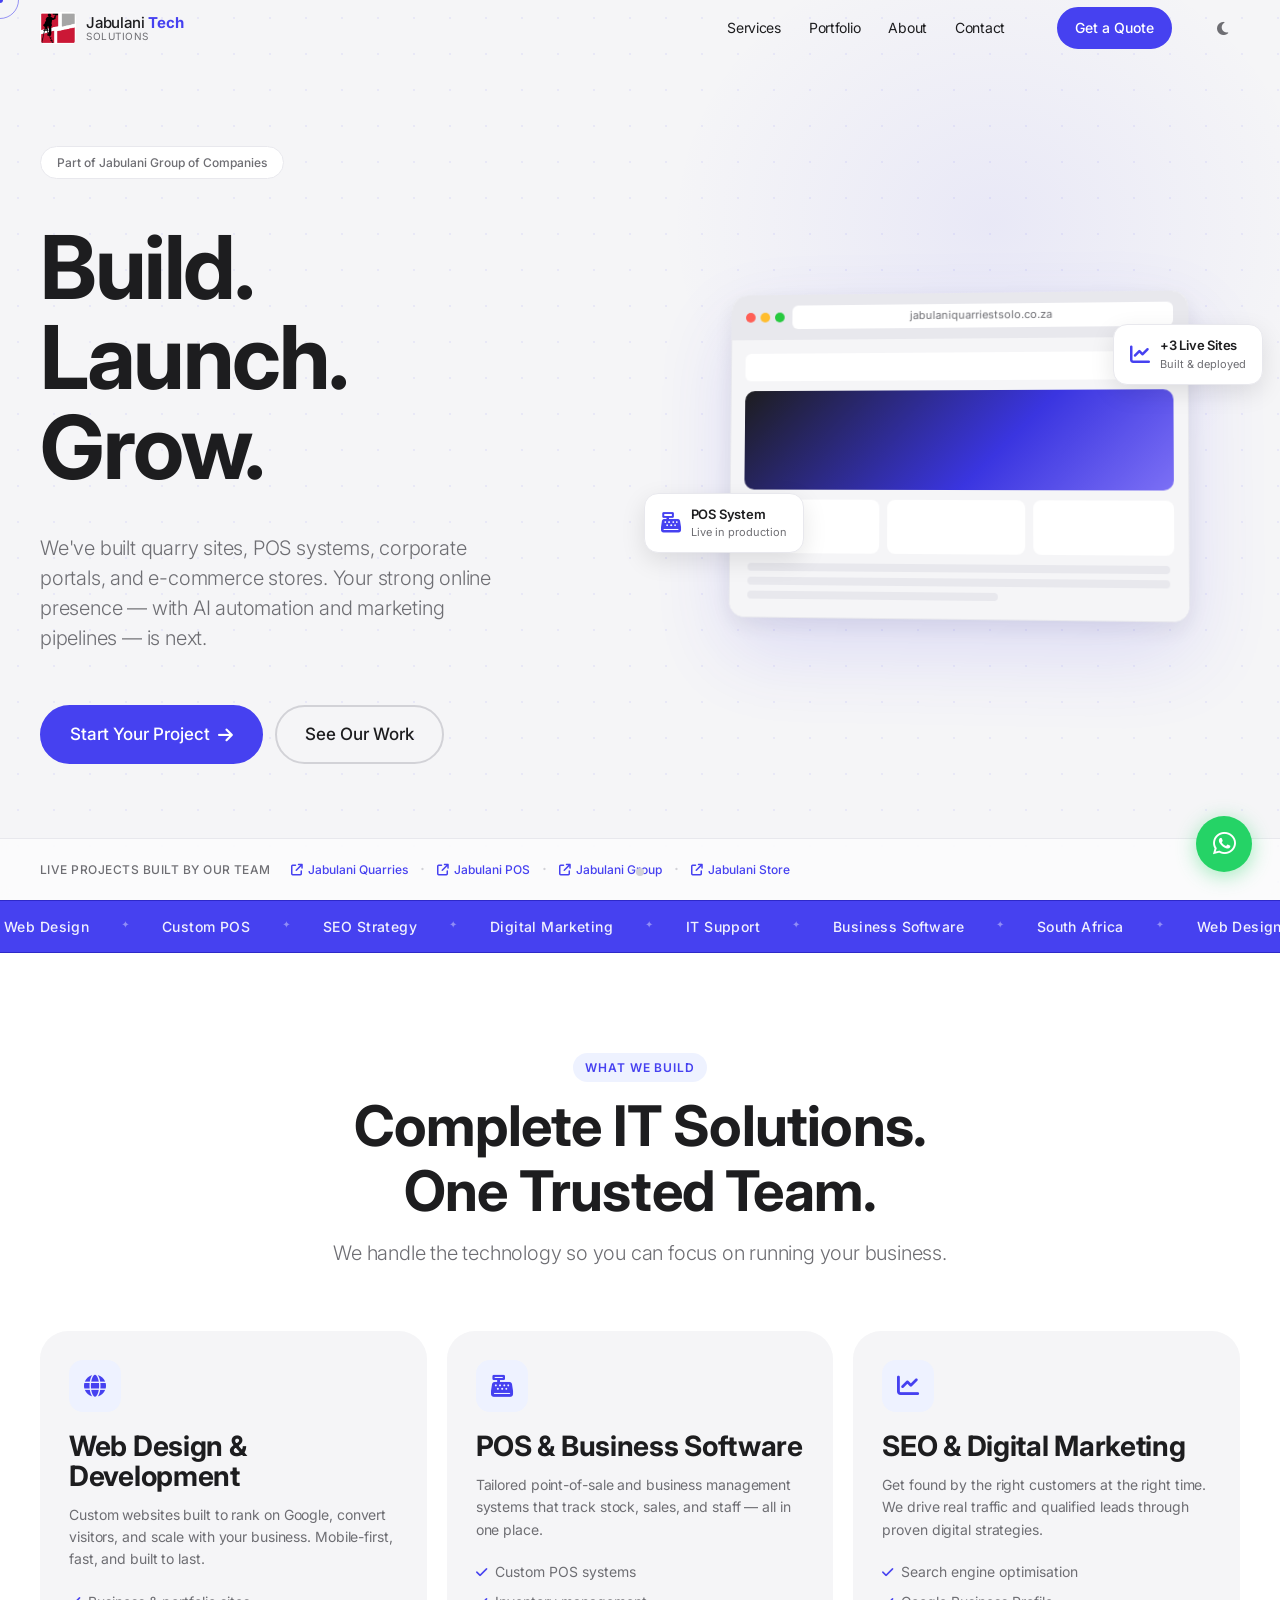
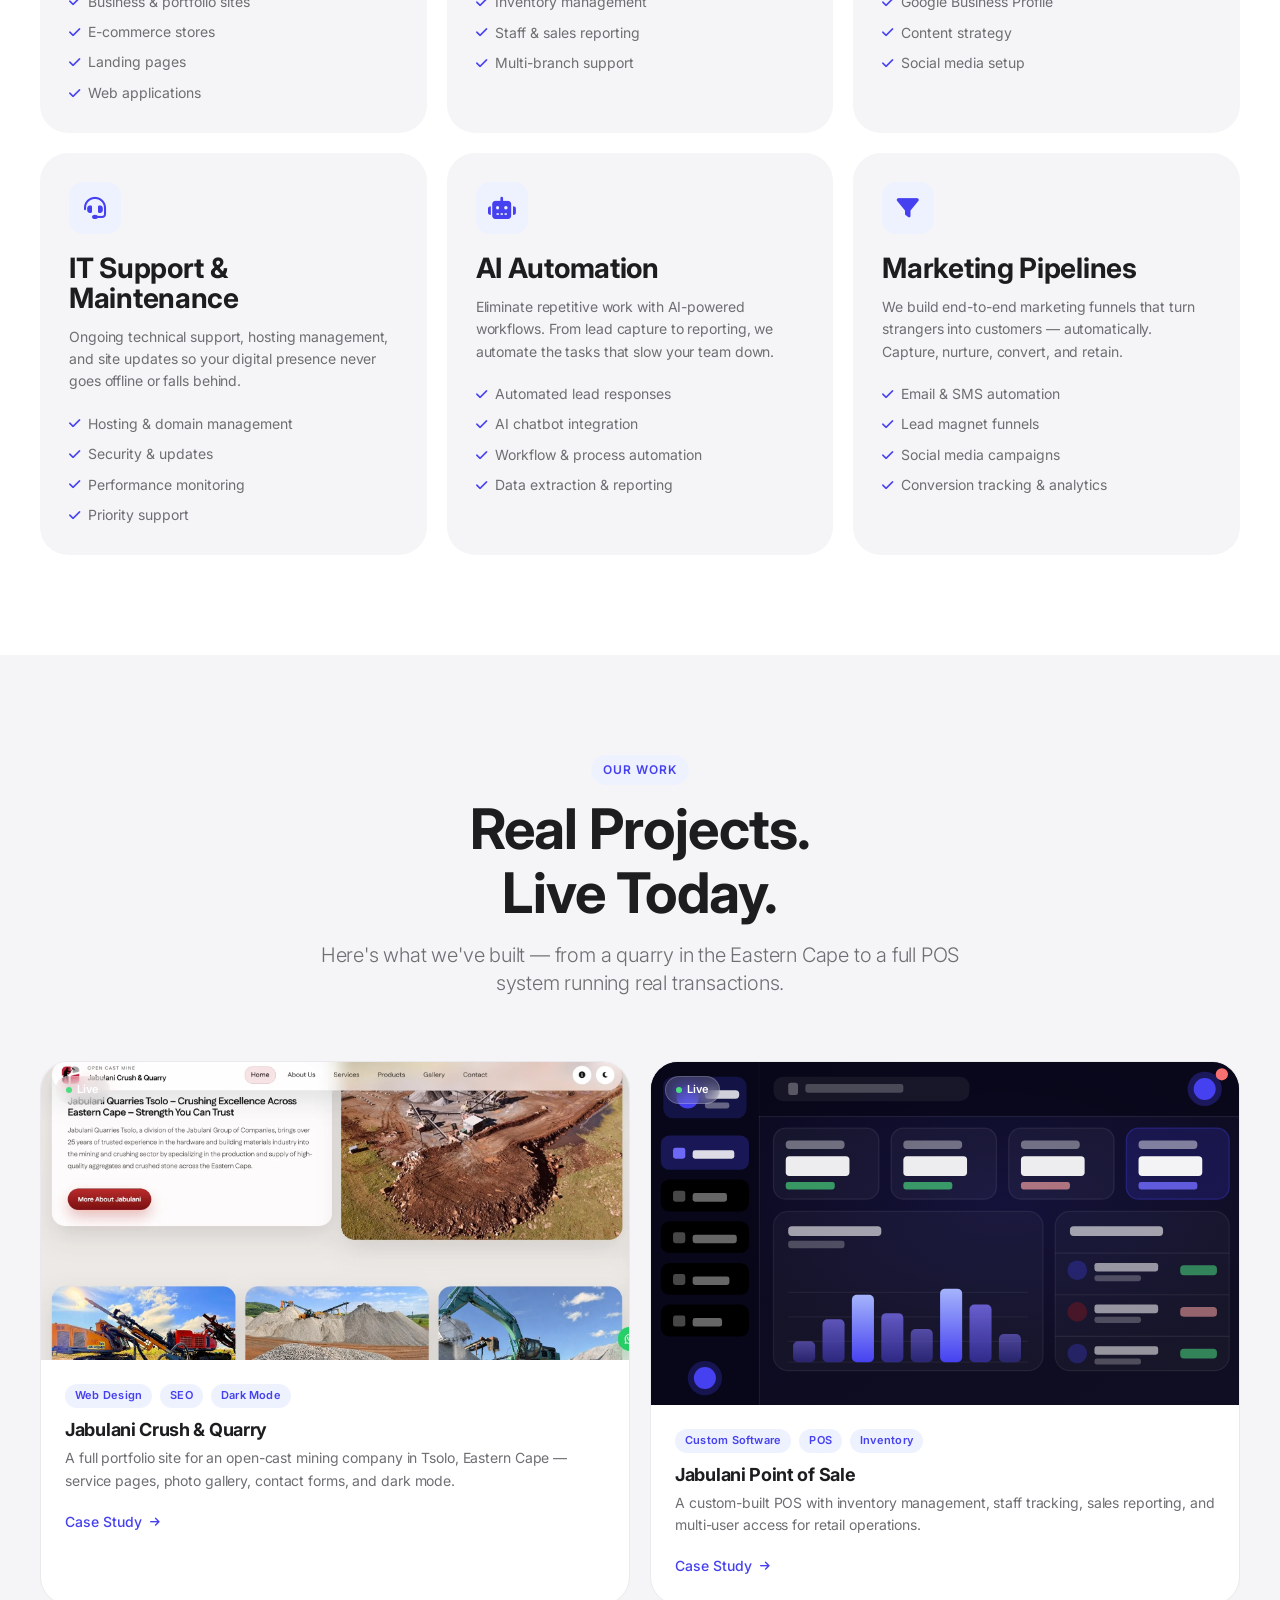
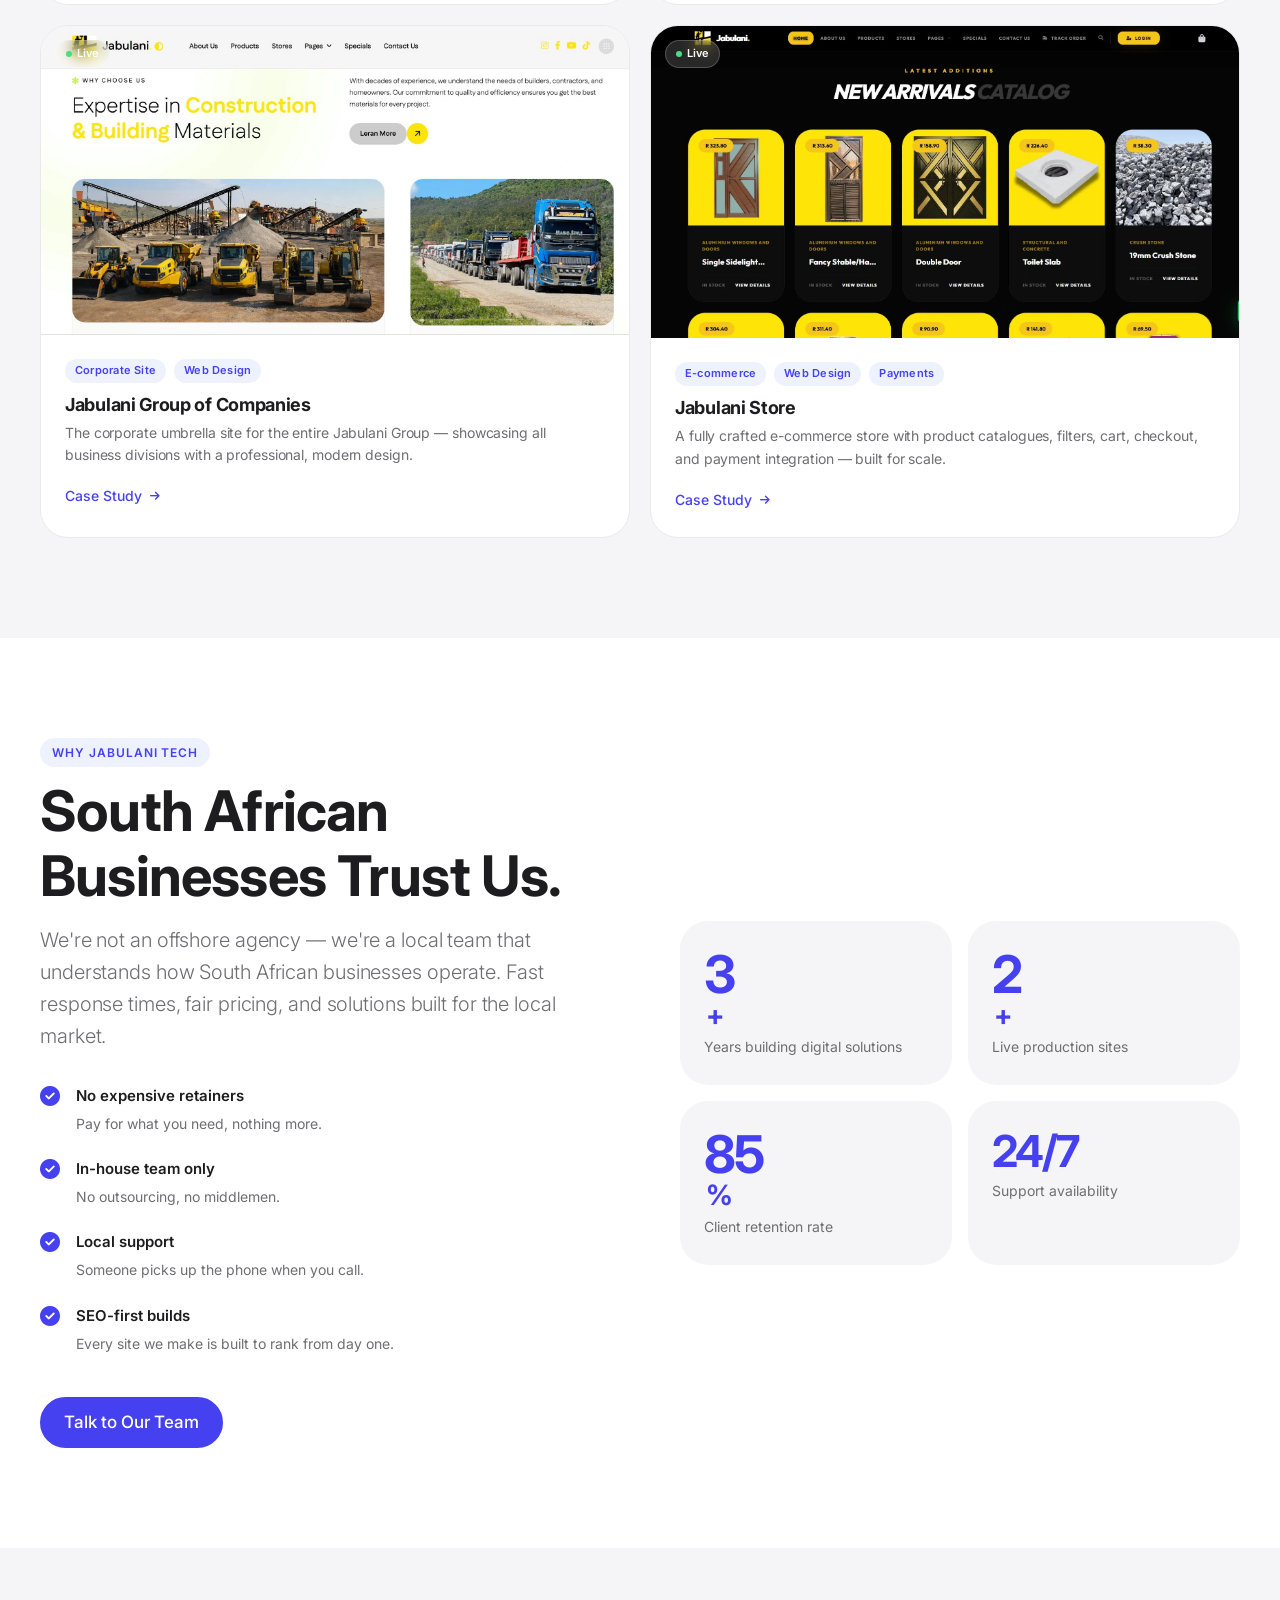
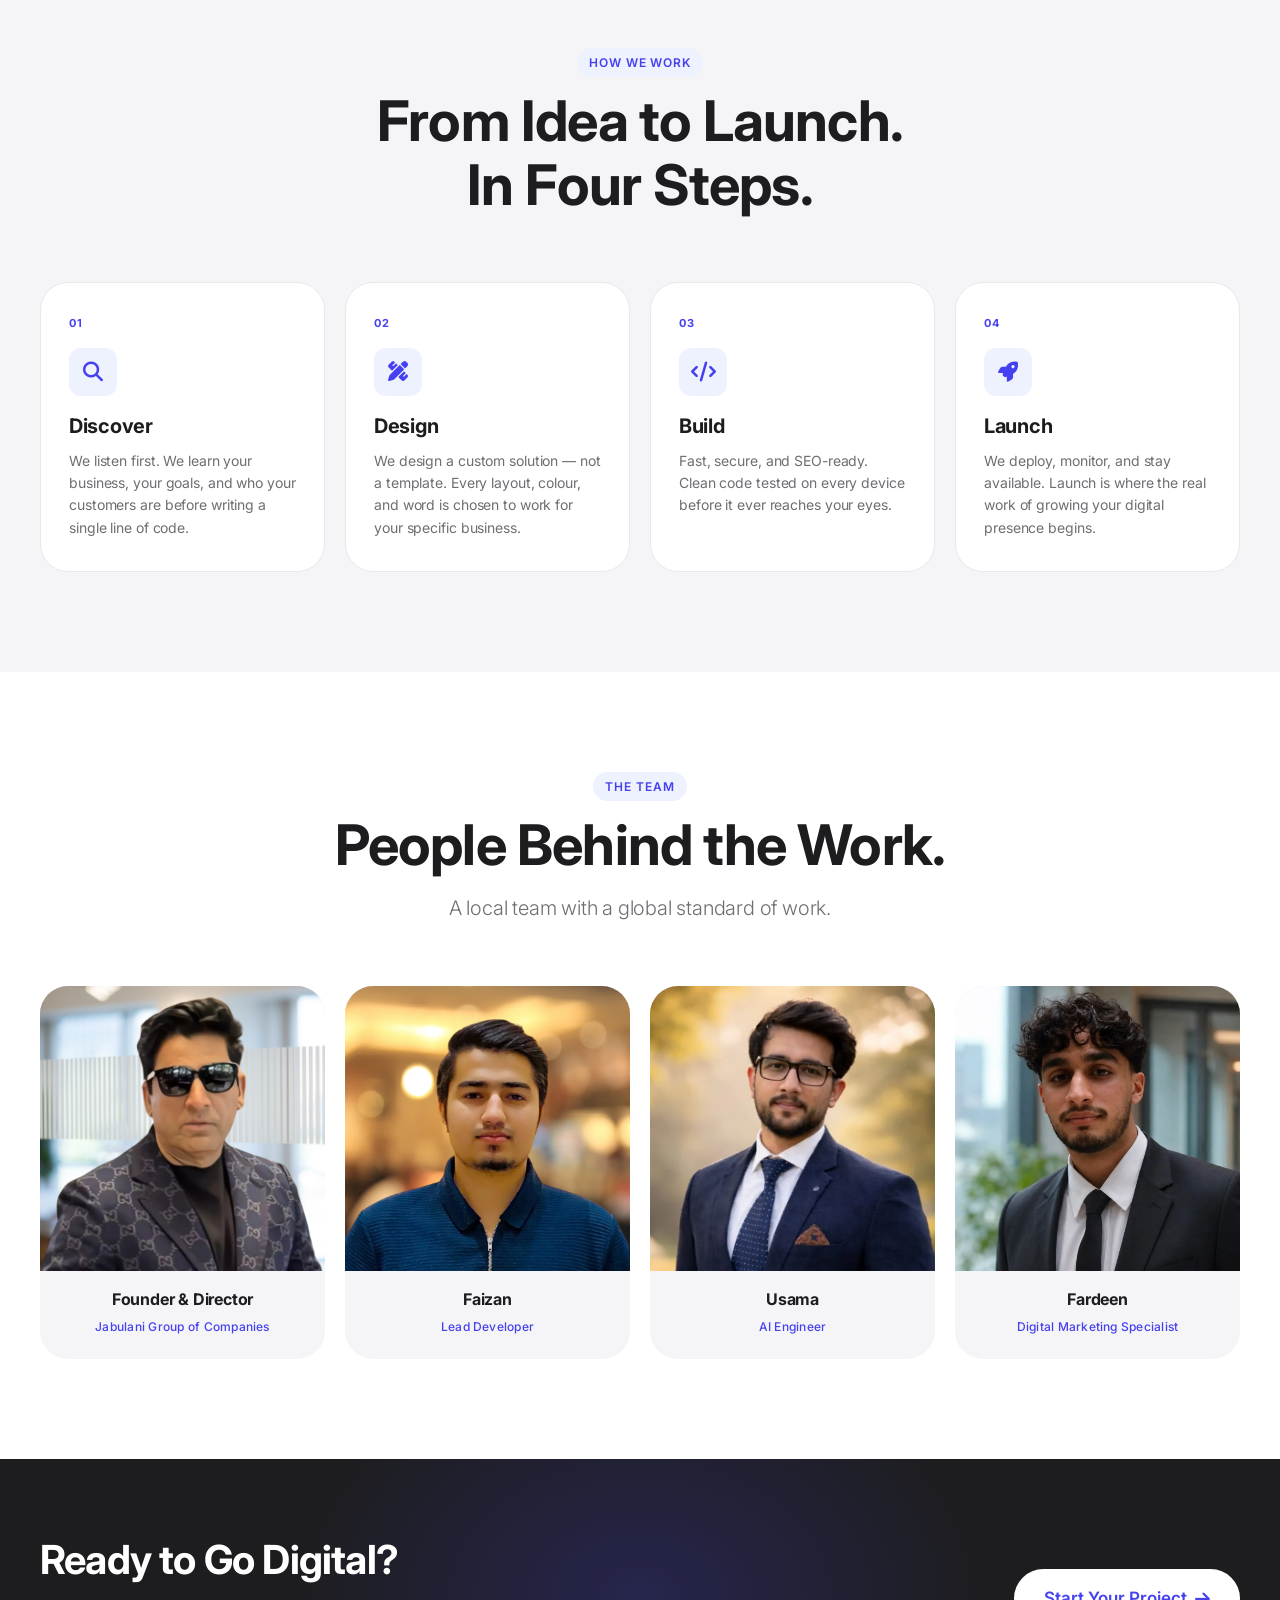
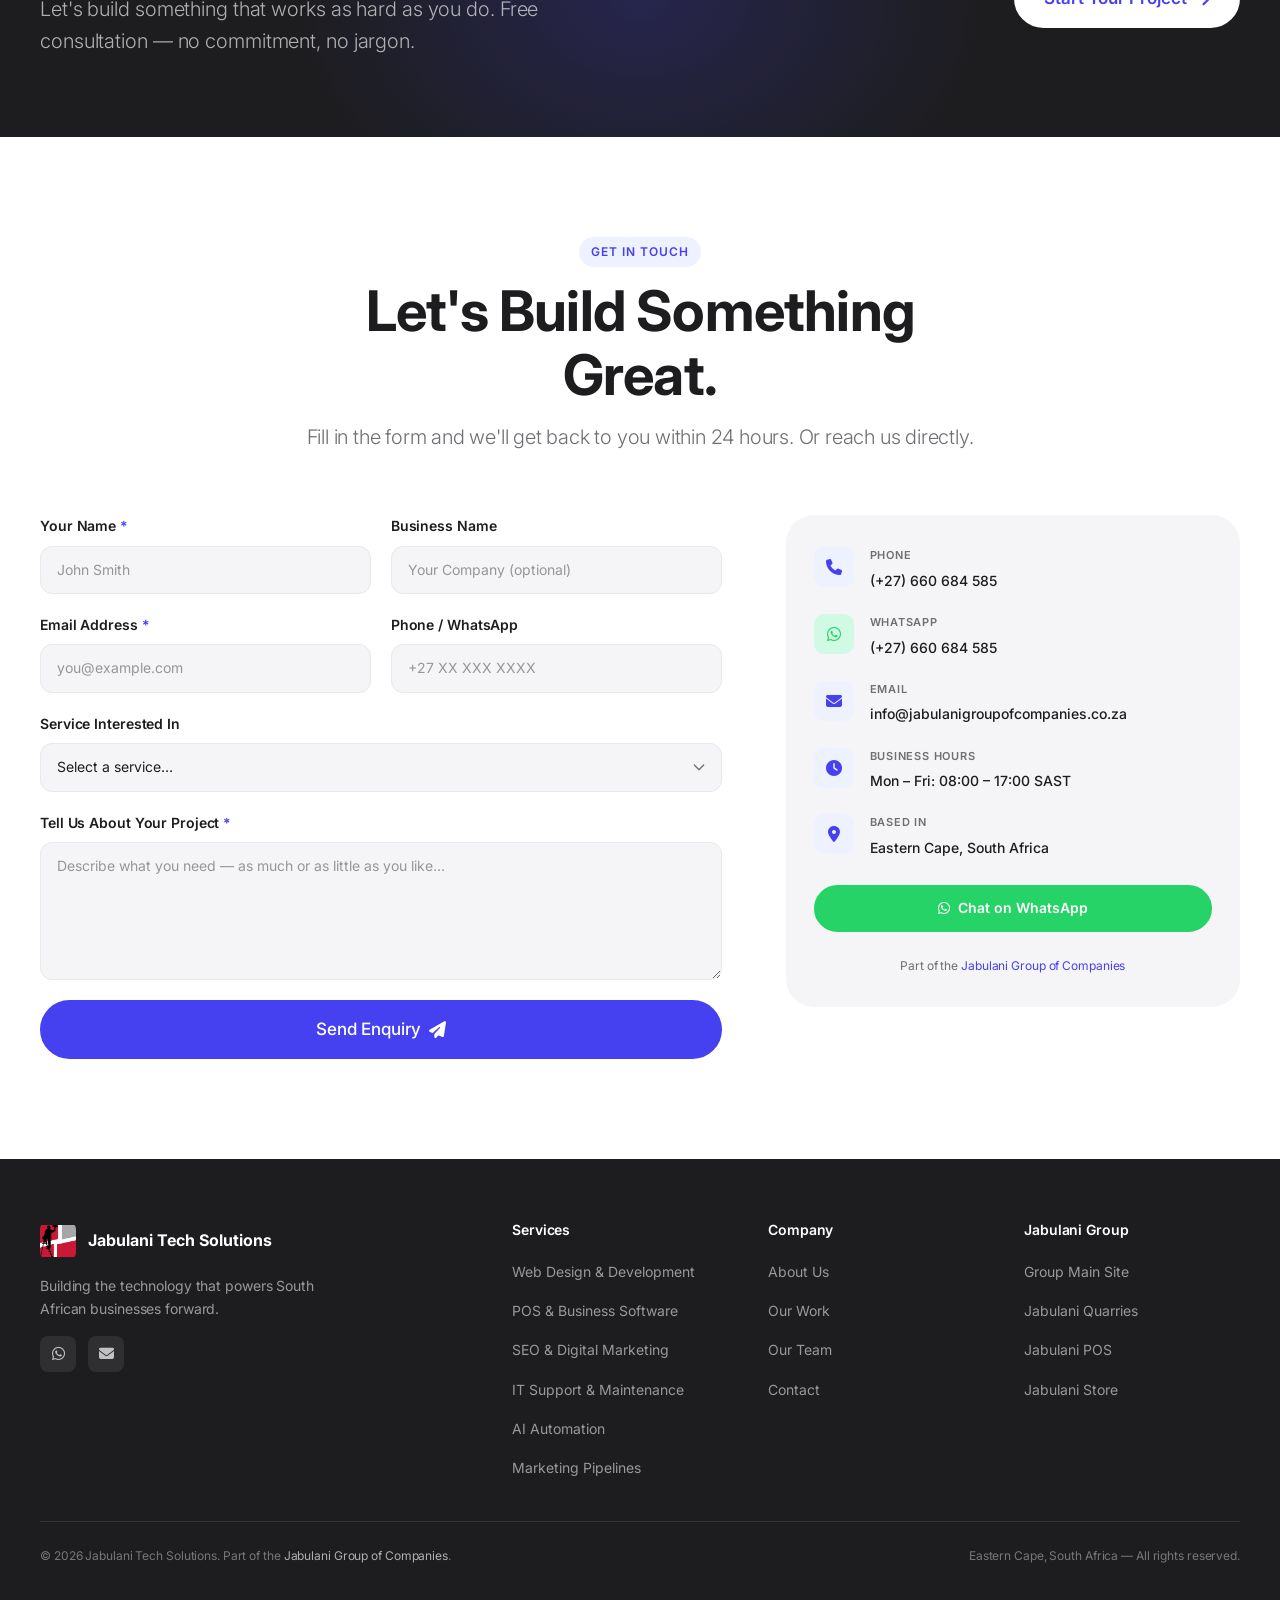
<file: index.html>
<!DOCTYPE html>
<html lang="en-ZA">
<head>
  <meta charset="UTF-8">
  <meta http-equiv="X-UA-Compatible" content="IE=edge">
  <meta name="viewport" content="width=device-width, initial-scale=1.0">

  <!-- Primary SEO -->
  <title>Jabulani Tech Solutions | Web Design, POS Systems & IT Services South Africa</title>
  <meta name="description" content="Jabulani Tech Solutions builds custom websites, POS systems, AI automation, and digital marketing pipelines for South African businesses. Local team, real results. Get a free quote.">
  <meta name="keywords" content="web design South Africa, POS system South Africa, AI automation South Africa, digital marketing Eastern Cape, IT solutions Eastern Cape, custom website South Africa, Jabulani Tech Solutions, business software South Africa, web development Eastern Cape">
  <meta name="author" content="Jabulani Tech Solutions">
  <meta name="robots" content="index, follow, max-snippet:-1, max-image-preview:large, max-video-preview:-1">
  <link rel="canonical" href="https://agency.jabulanigroupofcompanies.co.za/">

  <!-- Geo / Local SEO -->
  <meta name="geo.region" content="ZA-EC">
  <meta name="geo.placename" content="Eastern Cape, South Africa">
  <meta name="geo.position" content="-32.296;26.419">
  <meta name="ICBM" content="-32.296, 26.419">

  <!-- Theme colour (mobile browser chrome) -->
  <meta name="theme-color" content="#4641f0" media="(prefers-color-scheme: light)">
  <meta name="theme-color" content="#0e0e15" media="(prefers-color-scheme: dark)">

  <!-- Open Graph -->
  <meta property="og:type" content="website">
  <meta property="og:title" content="Jabulani Tech Solutions | Web Design, POS & IT Services South Africa">
  <meta property="og:description" content="We build custom websites, POS systems, AI automation, and marketing pipelines for South African businesses. Local team. Real results. 4 live projects.">
  <meta property="og:url" content="https://agency.jabulanigroupofcompanies.co.za/">
  <meta property="og:image" content="https://agency.jabulanigroupofcompanies.co.za/images/og-image.svg">
  <meta property="og:image:width" content="1200">
  <meta property="og:image:height" content="630">
  <meta property="og:image:alt" content="Jabulani Tech Solutions — Build. Launch. Grow.">
  <meta property="og:site_name" content="Jabulani Tech Solutions">
  <meta property="og:locale" content="en_ZA">

  <!-- Twitter / X Card -->
  <meta name="twitter:card" content="summary_large_image">
  <meta name="twitter:title" content="Jabulani Tech Solutions | Web Design, POS & IT Services South Africa">
  <meta name="twitter:description" content="Custom websites, POS systems, AI automation and marketing for South African businesses. Get a free quote today.">
  <meta name="twitter:image" content="https://agency.jabulanigroupofcompanies.co.za/images/og-image.svg">
  <meta name="twitter:image:alt" content="Jabulani Tech Solutions — Build. Launch. Grow.">

  <!-- Favicons -->
  <link rel="icon" type="image/png" sizes="32x32" href="images/favicon.png">
  <link rel="icon" type="image/png" sizes="16x16" href="images/favicon.png">
  <link rel="apple-touch-icon" sizes="180x180" href="images/favicon.png">
  <link rel="shortcut icon" href="images/favicon.png">

  <!-- DNS prefetch for external resources -->
  <link rel="dns-prefetch" href="//fonts.googleapis.com">
  <link rel="dns-prefetch" href="//fonts.gstatic.com">
  <link rel="dns-prefetch" href="//cdnjs.cloudflare.com">

  <!-- Fonts — Inter -->
  <link rel="preconnect" href="https://fonts.googleapis.com">
  <link rel="preconnect" href="https://fonts.gstatic.com" crossorigin>
  <link href="https://fonts.googleapis.com/css2?family=Inter:wght@300;400;500;600;700&display=swap" rel="stylesheet">

  <!-- Font Awesome 6 — deferred to avoid render-blocking -->
  <link rel="stylesheet" href="https://cdnjs.cloudflare.com/ajax/libs/font-awesome/6.5.1/css/all.min.css" integrity="sha512-DTOQO9RWCH3ppGqcWaEA1BIZOC6xxalwEsw9c2QQeAIftl+Vegovlnee1c9QX4TctnWMn13TZye+giMm8e2LwA==" crossorigin="anonymous" referrerpolicy="no-referrer" media="print" onload="this.media='all'">
  <noscript><link rel="stylesheet" href="https://cdnjs.cloudflare.com/ajax/libs/font-awesome/6.5.1/css/all.min.css" crossorigin="anonymous"></noscript>

  <!-- Stylesheet -->
  <link rel="stylesheet" href="css/style.css">

  <!-- Prevent flash of wrong theme — reads localStorage before first paint -->
  <script>
    (function(){
      var s = localStorage.getItem('jts-theme');
      var d = s ? s === 'dark' : window.matchMedia('(prefers-color-scheme: dark)').matches;
      if (d) document.documentElement.setAttribute('data-theme', 'dark');
    })();
  </script>

  <!-- Schema.org Structured Data -->
  <script type="application/ld+json">
  {
    "@context": "https://schema.org",
    "@type": "ProfessionalService",
    "name": "Jabulani Tech Solutions",
    "url": "https://agency.jabulanigroupofcompanies.co.za/",
    "logo": {
      "@type": "ImageObject",
      "url": "https://agency.jabulanigroupofcompanies.co.za/images/logo.png",
      "width": 200,
      "height": 200
    },
    "image": "https://agency.jabulanigroupofcompanies.co.za/images/og-image.svg",
    "description": "Jabulani Tech Solutions builds custom websites, POS systems, AI automation workflows, and digital marketing pipelines for South African businesses. Part of the Jabulani Group of Companies.",
    "telephone": "+27660684585",
    "email": "info@jabulanigroupofcompanies.co.za",
    "priceRange": "$$",
    "currenciesAccepted": "ZAR",
    "paymentAccepted": "EFT, Bank Transfer",
    "openingHoursSpecification": [
      {
        "@type": "OpeningHoursSpecification",
        "dayOfWeek": ["Monday","Tuesday","Wednesday","Thursday","Friday"],
        "opens": "08:00",
        "closes": "17:00"
      }
    ],
    "address": {
      "@type": "PostalAddress",
      "addressRegion": "Eastern Cape",
      "addressCountry": "ZA"
    },
    "geo": {
      "@type": "GeoCoordinates",
      "latitude": -32.296,
      "longitude": 26.419
    },
    "areaServed": {
      "@type": "Country",
      "name": "South Africa"
    },
    "sameAs": [
      "https://jabulanigroupofcompanies.co.za/",
      "https://wa.me/27660684585"
    ],
    "hasOfferCatalog": {
      "@type": "OfferCatalog",
      "name": "IT Services",
      "itemListElement": [
        { "@type": "Offer", "itemOffered": { "@type": "Service", "name": "Web Design & Development" } },
        { "@type": "Offer", "itemOffered": { "@type": "Service", "name": "POS & Business Software" } },
        { "@type": "Offer", "itemOffered": { "@type": "Service", "name": "SEO & Digital Marketing" } },
        { "@type": "Offer", "itemOffered": { "@type": "Service", "name": "IT Support & Maintenance" } },
        { "@type": "Offer", "itemOffered": { "@type": "Service", "name": "AI Automation" } },
        { "@type": "Offer", "itemOffered": { "@type": "Service", "name": "Marketing Pipelines" } }
      ]
    },
    "parentOrganization": {
      "@type": "Organization",
      "name": "Jabulani Group of Companies",
      "url": "https://jabulanigroupofcompanies.co.za/"
    }
  }
  </script>
</head>
<body>

  <!-- Custom cursor -->
  <div class="cursor-dot"      id="cursorDot"      aria-hidden="true"></div>
  <div class="cursor-follower" id="cursorFollower"  aria-hidden="true"></div>

  <!-- Scroll progress bar -->
  <div class="scroll-progress" id="scrollProgress"  aria-hidden="true"></div>

  <!-- ═══════════════════════════════════
       NAVIGATION
  ═══════════════════════════════════ -->
  <header class="nav" id="nav" role="banner">
    <div class="nav__inner">
      <a class="nav__brand" href="#home" aria-label="Jabulani Tech Solutions — Home">
        <img src="images/logo.png" alt="Jabulani logo" width="36" height="36" onerror="this.style.display='none'">
        <div class="nav__brand-text">
          <span class="nav__brand-name">Jabulani <strong>Tech</strong></span>
          <span class="nav__brand-sub">Solutions</span>
        </div>
      </a>

      <nav class="nav__links" aria-label="Primary navigation">
        <a href="#services" data-nav-link>Services</a>
        <a href="#portfolio" data-nav-link>Portfolio</a>
        <a href="#about" data-nav-link>About</a>
        <a href="#contact" data-nav-link>Contact</a>
      </nav>

      <a class="btn btn--primary nav__cta" href="#contact">Get a Quote</a>

      <button class="theme-toggle" id="themeToggle" aria-label="Toggle dark mode" title="Toggle dark mode">
        <i class="fa-solid fa-moon" id="themeIcon" aria-hidden="true"></i>
      </button>

      <button class="nav__hamburger" id="hamburger" aria-label="Open navigation menu" aria-expanded="false" aria-controls="mobileMenu">
        <span></span>
        <span></span>
        <span></span>
      </button>
    </div>

    <!-- Mobile drawer -->
    <div class="nav__mobile" id="mobileMenu" role="navigation" aria-label="Mobile navigation">
      <a href="#services" data-mobile-link>Services</a>
      <a href="#portfolio" data-mobile-link>Portfolio</a>
      <a href="#about" data-mobile-link>About</a>
      <a href="#contact" data-mobile-link>Contact</a>
      <a class="btn btn--primary" href="#contact" data-mobile-link>Get a Free Quote</a>
      <button class="theme-toggle theme-toggle--mobile" id="themeToggleMobile" aria-label="Toggle dark mode">
        <i class="fa-solid fa-moon" id="themeIconMobile" aria-hidden="true"></i>
        <span id="themeLabel">Switch to dark mode</span>
      </button>
    </div>
  </header>

  <main id="home">

    <!-- ═══════════════════════════════════
         HERO
    ═══════════════════════════════════ -->
    <section class="hero" aria-labelledby="hero-headline">
      <div class="hero__bg-dots" aria-hidden="true"></div>
      <div class="hero__bg-glow" aria-hidden="true"></div>

      <div class="container hero__content">
        <div class="hero__text">
          <span class="badge badge--hero hero-anim hero-anim-1">Part of Jabulani Group of Companies</span>
          <h1 class="hero__headline" id="hero-headline">
            <span class="text-reveal"><span>Build.</span></span>
            <span class="text-reveal"><span>Launch.</span></span>
            <span class="text-reveal"><span>Grow.</span></span>
          </h1>
          <p class="hero__sub hero-anim hero-anim-3">
            We've built quarry sites, POS systems, corporate portals, and e-commerce stores. Your strong online presence — with AI automation and marketing pipelines — is next.
          </p>
          <div class="hero__actions hero-anim hero-anim-4">
            <a class="btn btn--primary btn--lg" href="#contact">
              Start Your Project <i class="fa-solid fa-arrow-right" aria-hidden="true"></i>
            </a>
            <a class="btn btn--ghost btn--lg" href="#portfolio">
              See Our Work
            </a>
          </div>
        </div>

        <div class="hero__visual" aria-hidden="true" data-animate data-delay="2">
          <div class="mockup-browser">
            <div class="mockup-browser__bar">
              <div class="mockup-browser__dots">
                <span class="dot-red"></span>
                <span class="dot-yellow"></span>
                <span class="dot-green"></span>
              </div>
              <div class="mockup-browser__url">jabulaniquarriestsolo.co.za</div>
            </div>
            <div class="mockup-browser__screen">
              <div class="mockup-nav"></div>
              <div class="mockup-hero-area"></div>
              <div class="mockup-cards">
                <div class="mockup-card"></div>
                <div class="mockup-card"></div>
                <div class="mockup-card"></div>
              </div>
              <div class="mockup-text-lines">
                <span></span><span></span><span style="width:60%"></span>
              </div>
            </div>
          </div>

          <div class="hero__floating-card hero__floating-card--pos">
            <i class="fa-solid fa-cash-register"></i>
            <div>
              <strong>POS System</strong>
              <span>Live in production</span>
            </div>
          </div>

          <div class="hero__floating-card hero__floating-card--seo">
            <i class="fa-solid fa-chart-line"></i>
            <div>
              <strong>+3 Live Sites</strong>
              <span>Built &amp; deployed</span>
            </div>
          </div>
        </div>
      </div>

      <div class="hero__trust">
        <div class="container">
          <span class="hero__trust-label">Live projects built by our team</span>
          <div class="hero__trust-links">
            <a href="https://jabulaniquarriestsolo.co.za/" target="_blank" rel="noopener noreferrer">
              <i class="fa-solid fa-arrow-up-right-from-square" aria-hidden="true"></i> Jabulani Quarries
            </a>
            <span class="trust-sep" aria-hidden="true">·</span>
            <a href="https://pos.jabulanigroupofcompanies.co.za/" target="_blank" rel="noopener noreferrer">
              <i class="fa-solid fa-arrow-up-right-from-square" aria-hidden="true"></i> Jabulani POS
            </a>
            <span class="trust-sep" aria-hidden="true">·</span>
            <a href="https://jabulanigroupofcompanies.co.za/" target="_blank" rel="noopener noreferrer">
              <i class="fa-solid fa-arrow-up-right-from-square" aria-hidden="true"></i> Jabulani Group
            </a>
            <span class="trust-sep" aria-hidden="true">·</span>
            <a href="https://store.jabulanigroupofcompanies.co.za/" target="_blank" rel="noopener noreferrer">
              <i class="fa-solid fa-arrow-up-right-from-square" aria-hidden="true"></i> Jabulani Store
            </a>
          </div>
        </div>
      </div>

      <div class="hero__scroll" aria-label="Scroll down">
        <span class="hero__scroll-dot"></span>
      </div>
    </section>

    <!-- ═══════════════════════════════════
         TICKER STRIP
    ═══════════════════════════════════ -->
    <div class="ticker-wrap" aria-hidden="true">
      <div class="ticker-track">
        <span>Web Design</span><span class="ticker-dot">✦</span>
        <span>Custom POS</span><span class="ticker-dot">✦</span>
        <span>SEO Strategy</span><span class="ticker-dot">✦</span>
        <span>Digital Marketing</span><span class="ticker-dot">✦</span>
        <span>IT Support</span><span class="ticker-dot">✦</span>
        <span>Business Software</span><span class="ticker-dot">✦</span>
        <span>South Africa</span><span class="ticker-dot">✦</span>
        <span>Web Design</span><span class="ticker-dot">✦</span>
        <span>Custom POS</span><span class="ticker-dot">✦</span>
        <span>SEO Strategy</span><span class="ticker-dot">✦</span>
        <span>Digital Marketing</span><span class="ticker-dot">✦</span>
        <span>IT Support</span><span class="ticker-dot">✦</span>
        <span>Business Software</span><span class="ticker-dot">✦</span>
        <span>South Africa</span><span class="ticker-dot">✦</span>
      </div>
    </div>

    <!-- ═══════════════════════════════════
         SERVICES
    ═══════════════════════════════════ -->
    <section class="section section--white" id="services" aria-labelledby="services-title">
      <div class="container">
        <div class="section-header" data-animate>
          <span class="section-tag">What We Build</span>
          <h2 class="section-title" id="services-title">Complete IT Solutions.<br>One Trusted Team.</h2>
          <p class="section-sub">We handle the technology so you can focus on running your business.</p>
        </div>

        <div class="services-grid">
          <article class="card card--service" data-animate data-delay="1">
            <div class="card__icon-wrap">
              <i class="fa-solid fa-globe" aria-hidden="true"></i>
            </div>
            <h3>Web Design &amp; Development</h3>
            <p>Custom websites built to rank on Google, convert visitors, and scale with your business. Mobile-first, fast, and built to last.</p>
            <ul class="card__list" aria-label="Included services">
              <li><i class="fa-solid fa-check" aria-hidden="true"></i> Business &amp; portfolio sites</li>
              <li><i class="fa-solid fa-check" aria-hidden="true"></i> E-commerce stores</li>
              <li><i class="fa-solid fa-check" aria-hidden="true"></i> Landing pages</li>
              <li><i class="fa-solid fa-check" aria-hidden="true"></i> Web applications</li>
            </ul>
          </article>

          <article class="card card--service" data-animate data-delay="2">
            <div class="card__icon-wrap">
              <i class="fa-solid fa-cash-register" aria-hidden="true"></i>
            </div>
            <h3>POS &amp; Business Software</h3>
            <p>Tailored point-of-sale and business management systems that track stock, sales, and staff — all in one place.</p>
            <ul class="card__list" aria-label="Included services">
              <li><i class="fa-solid fa-check" aria-hidden="true"></i> Custom POS systems</li>
              <li><i class="fa-solid fa-check" aria-hidden="true"></i> Inventory management</li>
              <li><i class="fa-solid fa-check" aria-hidden="true"></i> Staff &amp; sales reporting</li>
              <li><i class="fa-solid fa-check" aria-hidden="true"></i> Multi-branch support</li>
            </ul>
          </article>

          <article class="card card--service" data-animate data-delay="1">
            <div class="card__icon-wrap">
              <i class="fa-solid fa-chart-line" aria-hidden="true"></i>
            </div>
            <h3>SEO &amp; Digital Marketing</h3>
            <p>Get found by the right customers at the right time. We drive real traffic and qualified leads through proven digital strategies.</p>
            <ul class="card__list" aria-label="Included services">
              <li><i class="fa-solid fa-check" aria-hidden="true"></i> Search engine optimisation</li>
              <li><i class="fa-solid fa-check" aria-hidden="true"></i> Google Business Profile</li>
              <li><i class="fa-solid fa-check" aria-hidden="true"></i> Content strategy</li>
              <li><i class="fa-solid fa-check" aria-hidden="true"></i> Social media setup</li>
            </ul>
          </article>

          <article class="card card--service" data-animate data-delay="2">
            <div class="card__icon-wrap">
              <i class="fa-solid fa-headset" aria-hidden="true"></i>
            </div>
            <h3>IT Support &amp; Maintenance</h3>
            <p>Ongoing technical support, hosting management, and site updates so your digital presence never goes offline or falls behind.</p>
            <ul class="card__list" aria-label="Included services">
              <li><i class="fa-solid fa-check" aria-hidden="true"></i> Hosting &amp; domain management</li>
              <li><i class="fa-solid fa-check" aria-hidden="true"></i> Security &amp; updates</li>
              <li><i class="fa-solid fa-check" aria-hidden="true"></i> Performance monitoring</li>
              <li><i class="fa-solid fa-check" aria-hidden="true"></i> Priority support</li>
            </ul>
          </article>

          <article class="card card--service" data-animate data-delay="1">
            <div class="card__icon-wrap">
              <i class="fa-solid fa-robot" aria-hidden="true"></i>
            </div>
            <h3>AI Automation</h3>
            <p>Eliminate repetitive work with AI-powered workflows. From lead capture to reporting, we automate the tasks that slow your team down.</p>
            <ul class="card__list" aria-label="Included services">
              <li><i class="fa-solid fa-check" aria-hidden="true"></i> Automated lead responses</li>
              <li><i class="fa-solid fa-check" aria-hidden="true"></i> AI chatbot integration</li>
              <li><i class="fa-solid fa-check" aria-hidden="true"></i> Workflow &amp; process automation</li>
              <li><i class="fa-solid fa-check" aria-hidden="true"></i> Data extraction &amp; reporting</li>
            </ul>
          </article>

          <article class="card card--service" data-animate data-delay="2">
            <div class="card__icon-wrap">
              <i class="fa-solid fa-filter" aria-hidden="true"></i>
            </div>
            <h3>Marketing Pipelines</h3>
            <p>We build end-to-end marketing funnels that turn strangers into customers — automatically. Capture, nurture, convert, and retain.</p>
            <ul class="card__list" aria-label="Included services">
              <li><i class="fa-solid fa-check" aria-hidden="true"></i> Email &amp; SMS automation</li>
              <li><i class="fa-solid fa-check" aria-hidden="true"></i> Lead magnet funnels</li>
              <li><i class="fa-solid fa-check" aria-hidden="true"></i> Social media campaigns</li>
              <li><i class="fa-solid fa-check" aria-hidden="true"></i> Conversion tracking &amp; analytics</li>
            </ul>
          </article>
        </div>
      </div>
    </section>

    <!-- ═══════════════════════════════════
         PORTFOLIO
    ═══════════════════════════════════ -->
    <section class="section" id="portfolio" aria-labelledby="portfolio-title">
      <div class="container">
        <div class="section-header" data-animate>
          <span class="section-tag">Our Work</span>
          <h2 class="section-title" id="portfolio-title">Real Projects.<br>Live Today.</h2>
          <p class="section-sub">Here's what we've built — from a quarry in the Eastern Cape to a full POS system running real transactions.</p>
        </div>

        <div class="portfolio-grid">

          <!-- Quarry -->
          <article class="card card--portfolio" data-animate data-delay="1">
            <div class="card__media">
              <span class="portfolio-live-badge">
                <span class="live-dot" aria-hidden="true"></span> Live
              </span>
              <img src="images/jabulani_quarry.webp" alt="Jabulani Quarries website preview" loading="lazy" width="480" height="280">
            </div>
            <div class="card__body">
              <div class="portfolio-tags" aria-label="Project categories">
                <span>Web Design</span>
                <span>SEO</span>
                <span>Dark Mode</span>
              </div>
              <h3>Jabulani Crush &amp; Quarry</h3>
              <p>A full portfolio site for an open-cast mining company in Tsolo, Eastern Cape — service pages, photo gallery, contact forms, and dark mode.</p>
              <a class="link-arrow" href="project-quarry.html">
                Case Study <i class="fa-solid fa-arrow-right" aria-hidden="true"></i>
              </a>
            </div>
          </article>

          <!-- POS -->
          <article class="card card--portfolio" data-animate data-delay="2">
            <div class="card__media">
              <span class="portfolio-live-badge">
                <span class="live-dot" aria-hidden="true"></span> Live
              </span>
              <img src="images/project-pos.svg" alt="Jabulani POS dashboard preview" loading="lazy" width="480" height="280">
            </div>
            <div class="card__body">
              <div class="portfolio-tags" aria-label="Project categories">
                <span>Custom Software</span>
                <span>POS</span>
                <span>Inventory</span>
              </div>
              <h3>Jabulani Point of Sale</h3>
              <p>A custom-built POS with inventory management, staff tracking, sales reporting, and multi-user access for retail operations.</p>
              <a class="link-arrow" href="project-pos.html">
                Case Study <i class="fa-solid fa-arrow-right" aria-hidden="true"></i>
              </a>
            </div>
          </article>

          <!-- Group -->
          <article class="card card--portfolio" data-animate data-delay="1">
            <div class="card__media">
              <span class="portfolio-live-badge">
                <span class="live-dot" aria-hidden="true"></span> Live
              </span>
              <img src="images/jabulani_group.webp" alt="Jabulani Group of Companies corporate website preview" loading="lazy" width="480" height="280">
            </div>
            <div class="card__body">
              <div class="portfolio-tags" aria-label="Project categories">
                <span>Corporate Site</span>
                <span>Web Design</span>
              </div>
              <h3>Jabulani Group of Companies</h3>
              <p>The corporate umbrella site for the entire Jabulani Group — showcasing all business divisions with a professional, modern design.</p>
              <a class="link-arrow" href="project-group.html">
                Case Study <i class="fa-solid fa-arrow-right" aria-hidden="true"></i>
              </a>
            </div>
          </article>

          <!-- Store -->
          <article class="card card--portfolio" data-animate data-delay="2">
            <div class="card__media">
              <span class="portfolio-live-badge">
                <span class="live-dot" aria-hidden="true"></span> Live
              </span>
              <img src="images/jabulani_store.webp" alt="Jabulani Store e-commerce website preview" loading="lazy" width="480" height="280">
            </div>
            <div class="card__body">
              <div class="portfolio-tags" aria-label="Project categories">
                <span>E-commerce</span>
                <span>Web Design</span>
                <span>Payments</span>
              </div>
              <h3>Jabulani Store</h3>
              <p>A fully crafted e-commerce store with product catalogues, filters, cart, checkout, and payment integration — built for scale.</p>
              <a class="link-arrow" href="project-store.html">
                Case Study <i class="fa-solid fa-arrow-right" aria-hidden="true"></i>
              </a>
            </div>
          </article>

        </div>
      </div>
    </section>

    <!-- ═══════════════════════════════════
         WHY CHOOSE US / STATS
    ═══════════════════════════════════ -->
    <section class="section section--white" id="about" aria-labelledby="about-title">
      <div class="container">
        <div class="about-layout">

          <div class="about-copy" data-animate>
            <span class="section-tag">Why Jabulani Tech</span>
            <h2 class="section-title" id="about-title">South African Businesses Trust Us.</h2>
            <p class="about-copy__lead">We're not an offshore agency — we're a local team that understands how South African businesses operate. Fast response times, fair pricing, and solutions built for the local market.</p>
            <ul class="check-list" aria-label="Our commitments">
              <li>
                <i class="fa-solid fa-circle-check" aria-hidden="true"></i>
                <div>
                  <strong>No expensive retainers</strong>
                  <span>Pay for what you need, nothing more.</span>
                </div>
              </li>
              <li>
                <i class="fa-solid fa-circle-check" aria-hidden="true"></i>
                <div>
                  <strong>In-house team only</strong>
                  <span>No outsourcing, no middlemen.</span>
                </div>
              </li>
              <li>
                <i class="fa-solid fa-circle-check" aria-hidden="true"></i>
                <div>
                  <strong>Local support</strong>
                  <span>Someone picks up the phone when you call.</span>
                </div>
              </li>
              <li>
                <i class="fa-solid fa-circle-check" aria-hidden="true"></i>
                <div>
                  <strong>SEO-first builds</strong>
                  <span>Every site we make is built to rank from day one.</span>
                </div>
              </li>
            </ul>
            <a class="btn btn--primary" href="#contact">Talk to Our Team</a>
          </div>

          <div class="stats-grid" data-animate data-delay="2">
            <div class="stat-card">
              <span class="stat-card__number" data-count="4" aria-label="4 plus">0</span>
              <span class="stat-card__suffix" aria-hidden="true">+</span>
              <span class="stat-card__label">Years building digital solutions</span>
            </div>
            <div class="stat-card">
              <span class="stat-card__number" data-count="3" aria-label="3 plus">0</span>
              <span class="stat-card__suffix" aria-hidden="true">+</span>
              <span class="stat-card__label">Live production sites</span>
            </div>
            <div class="stat-card">
              <span class="stat-card__number" data-count="100" aria-label="100 percent">0</span>
              <span class="stat-card__suffix" aria-hidden="true">%</span>
              <span class="stat-card__label">Client retention rate</span>
            </div>
            <div class="stat-card">
              <span class="stat-card__number stat-card__number--static" aria-label="24/7">24/7</span>
              <span class="stat-card__label">Support availability</span>
            </div>
          </div>

        </div>
      </div>
    </section>

    <!-- ═══════════════════════════════════
         PROCESS
    ═══════════════════════════════════ -->
    <section class="section" id="process" aria-labelledby="process-title">
      <div class="container">
        <div class="section-header" data-animate>
          <span class="section-tag">How We Work</span>
          <h2 class="section-title" id="process-title">From Idea to Launch.<br>In Four Steps.</h2>
        </div>

        <div class="process-grid" role="list">

          <div class="process-step" role="listitem" data-animate data-delay="1">
            <div class="process-step__number" aria-hidden="true">01</div>
            <div class="process-step__icon" aria-hidden="true">
              <i class="fa-solid fa-magnifying-glass"></i>
            </div>
            <h3>Discover</h3>
            <p>We listen first. We learn your business, your goals, and who your customers are before writing a single line of code.</p>
          </div>

          <div class="process-step" role="listitem" data-animate data-delay="2">
            <div class="process-step__number" aria-hidden="true">02</div>
            <div class="process-step__icon" aria-hidden="true">
              <i class="fa-solid fa-pen-ruler"></i>
            </div>
            <h3>Design</h3>
            <p>We design a custom solution — not a template. Every layout, colour, and word is chosen to work for your specific business.</p>
          </div>

          <div class="process-step" role="listitem" data-animate data-delay="3">
            <div class="process-step__number" aria-hidden="true">03</div>
            <div class="process-step__icon" aria-hidden="true">
              <i class="fa-solid fa-code"></i>
            </div>
            <h3>Build</h3>
            <p>Fast, secure, and SEO-ready. Clean code tested on every device before it ever reaches your eyes.</p>
          </div>

          <div class="process-step" role="listitem" data-animate data-delay="4">
            <div class="process-step__number" aria-hidden="true">04</div>
            <div class="process-step__icon" aria-hidden="true">
              <i class="fa-solid fa-rocket"></i>
            </div>
            <h3>Launch</h3>
            <p>We deploy, monitor, and stay available. Launch is where the real work of growing your digital presence begins.</p>
          </div>

        </div>
      </div>
    </section>

    <!-- ═══════════════════════════════════
         TEAM
    ═══════════════════════════════════ -->
    <section class="section section--white" id="team" aria-labelledby="team-title">
      <div class="container">
        <div class="section-header" data-animate>
          <span class="section-tag">The Team</span>
          <h2 class="section-title" id="team-title">People Behind the Work.</h2>
          <p class="section-sub">A local team with a global standard of work.</p>
        </div>

        <div class="team-grid">

          <div class="team-card" data-animate data-delay="1">
            <div class="team-card__photo">
              <img src="images/team-ceo.png" alt="Founder &amp; Director of Jabulani Group" loading="lazy" width="180" height="180">
            </div>
            <div class="team-card__info">
              <h3>Founder &amp; Director</h3>
              <span>Jabulani Group of Companies</span>
            </div>
          </div>

          <div class="team-card" data-animate data-delay="2">
            <div class="team-card__photo">
              <img src="images/team-faizan.webp" alt="Faizan — Lead Developer at Jabulani Tech Solutions" loading="lazy" width="180" height="180">
            </div>
            <div class="team-card__info">
              <h3>Faizan</h3>
              <span>Lead Developer</span>
            </div>
          </div>

          <div class="team-card" data-animate data-delay="3">
            <div class="team-card__photo">
              <img src="images/usama.webp" alt="Usama — AI Engineer at Jabulani Tech Solutions" loading="lazy" width="180" height="180">
            </div>
            <div class="team-card__info">
              <h3>Usama</h3>
              <span>AI Engineer</span>
            </div>
          </div>

          <div class="team-card" data-animate data-delay="4">
            <div class="team-card__photo">
              <img src="images/fardeen.webp" alt="Fardeen — Digital Marketing Specialist at Jabulani Tech Solutions" loading="lazy" width="180" height="180">
            </div>
            <div class="team-card__info">
              <h3>Fardeen</h3>
              <span>Digital Marketing Specialist</span>
            </div>
          </div>

        </div>
      </div>
    </section>

    <!-- ═══════════════════════════════════
         CTA BANNER
    ═══════════════════════════════════ -->
    <section class="cta-banner" aria-labelledby="cta-title">
      <div class="cta-banner__glow" aria-hidden="true"></div>
      <div class="container cta-banner__inner" data-animate>
        <div class="cta-banner__copy">
          <h2 id="cta-title">Ready to Go Digital?</h2>
          <p>Let's build something that works as hard as you do. Free consultation — no commitment, no jargon.</p>
        </div>
        <a class="btn btn--white btn--lg" href="#contact">
          Start Your Project <i class="fa-solid fa-arrow-right" aria-hidden="true"></i>
        </a>
      </div>
    </section>

    <!-- ═══════════════════════════════════
         CONTACT
    ═══════════════════════════════════ -->
    <section class="section section--white" id="contact" aria-labelledby="contact-title">
      <div class="container">
        <div class="section-header" data-animate>
          <span class="section-tag">Get in Touch</span>
          <h2 class="section-title" id="contact-title">Let's Build Something Great.</h2>
          <p class="section-sub">Fill in the form and we'll get back to you within 24 hours. Or reach us directly.</p>
        </div>

        <div class="contact-layout">

          <form class="contact-form" id="contactForm" action="form.php" method="POST" novalidate aria-label="Contact form">
            <input type="hidden" name="_subject" value="New enquiry — Jabulani Tech Solutions">
            <input type="text" name="_honeypot" style="display:none" tabindex="-1" autocomplete="off">

            <div class="form-row">
              <div class="form-group">
                <label for="name">Your Name <abbr title="required">*</abbr></label>
                <input type="text" id="name" name="name" placeholder="John Smith" required autocomplete="name">
              </div>
              <div class="form-group">
                <label for="business">Business Name</label>
                <input type="text" id="business" name="business" placeholder="Your Company (optional)" autocomplete="organization">
              </div>
            </div>

            <div class="form-row">
              <div class="form-group">
                <label for="email">Email Address <abbr title="required">*</abbr></label>
                <input type="email" id="email" name="email" placeholder="you@example.com" required autocomplete="email">
              </div>
              <div class="form-group">
                <label for="phone">Phone / WhatsApp</label>
                <input type="tel" id="phone" name="phone" placeholder="+27 XX XXX XXXX" autocomplete="tel">
              </div>
            </div>

            <div class="form-group">
              <label for="service">Service Interested In</label>
              <select id="service" name="service">
                <option value="">Select a service…</option>
                <option value="web-design">Web Design &amp; Development</option>
                <option value="pos">POS &amp; Business Software</option>
                <option value="seo">SEO &amp; Digital Marketing</option>
                <option value="support">IT Support &amp; Maintenance</option>
                <option value="ai">AI Automation</option>
                <option value="marketing">Marketing Pipelines</option>
                <option value="other">Other / Not Sure</option>
              </select>
            </div>

            <div class="form-group">
              <label for="message">Tell Us About Your Project <abbr title="required">*</abbr></label>
              <textarea id="message" name="message" rows="5" placeholder="Describe what you need — as much or as little as you like…" required></textarea>
            </div>

            <button type="submit" class="btn btn--primary btn--lg btn--full" id="submitBtn">
              Send Enquiry <i class="fa-solid fa-paper-plane" aria-hidden="true"></i>
            </button>

            <div class="form-status" id="formStatus" role="alert" aria-live="polite"></div>
          </form>

          <aside class="contact-info" aria-label="Contact information">
            <div class="contact-info__item">
              <div class="contact-info__icon" aria-hidden="true">
                <i class="fa-solid fa-phone"></i>
              </div>
              <div>
                <span class="contact-info__label">Phone</span>
                <a href="tel:+27660684585">(+27) 660 684 585</a>
              </div>
            </div>

            <div class="contact-info__item">
              <div class="contact-info__icon contact-info__icon--wa" aria-hidden="true">
                <i class="fa-brands fa-whatsapp"></i>
              </div>
              <div>
                <span class="contact-info__label">WhatsApp</span>
                <a href="https://wa.me/27660684585?text=Hi%2C%20I%27d%20like%20to%20enquire%20about%20your%20IT%20services." target="_blank" rel="noopener noreferrer">(+27) 660 684 585</a>
              </div>
            </div>

            <div class="contact-info__item">
              <div class="contact-info__icon" aria-hidden="true">
                <i class="fa-solid fa-envelope"></i>
              </div>
              <div>
                <span class="contact-info__label">Email</span>
                <a href="mailto:info@jabulanigroupofcompanies.co.za">info@jabulanigroupofcompanies.co.za</a>
              </div>
            </div>

            <div class="contact-info__item">
              <div class="contact-info__icon" aria-hidden="true">
                <i class="fa-solid fa-clock"></i>
              </div>
              <div>
                <span class="contact-info__label">Business Hours</span>
                <span>Mon – Fri: 08:00 – 17:00 SAST</span>
              </div>
            </div>

            <div class="contact-info__item">
              <div class="contact-info__icon" aria-hidden="true">
                <i class="fa-solid fa-location-dot"></i>
              </div>
              <div>
                <span class="contact-info__label">Based In</span>
                <span>Eastern Cape, South Africa</span>
              </div>
            </div>

            <div class="contact-info__cta">
              <a class="btn btn--whatsapp" href="https://wa.me/27660684585?text=Hi%2C%20I%27d%20like%20to%20enquire%20about%20your%20IT%20services." target="_blank" rel="noopener noreferrer">
                <i class="fa-brands fa-whatsapp" aria-hidden="true"></i> Chat on WhatsApp
              </a>
            </div>

            <p class="contact-info__note">
              Part of the <a href="https://jabulanigroupofcompanies.co.za/" target="_blank" rel="noopener noreferrer">Jabulani Group of Companies</a>
            </p>
          </aside>

        </div>
      </div>
    </section>

  </main>

  <!-- ═══════════════════════════════════
       FOOTER
  ═══════════════════════════════════ -->
  <footer class="footer" role="contentinfo">
    <div class="container">
      <div class="footer__grid">

        <div class="footer__brand">
          <a href="#home" class="footer__logo" aria-label="Jabulani Tech Solutions">
            <img src="images/logo-white.png" alt="Jabulani Tech Solutions logo" width="40" height="40" loading="lazy" onerror="this.style.display='none'">
            <span>Jabulani Tech Solutions</span>
          </a>
          <p>Building the technology that powers South African businesses forward.</p>
          <div class="footer__social" aria-label="Social links">
            <a href="https://wa.me/27660684585" target="_blank" rel="noopener noreferrer" aria-label="WhatsApp">
              <i class="fa-brands fa-whatsapp" aria-hidden="true"></i>
            </a>
            <a href="mailto:info@jabulanigroupofcompanies.co.za" aria-label="Email us">
              <i class="fa-solid fa-envelope" aria-hidden="true"></i>
            </a>
          </div>
        </div>

        <div class="footer__col">
          <h4>Services</h4>
          <ul>
            <li><a href="#services">Web Design &amp; Development</a></li>
            <li><a href="#services">POS &amp; Business Software</a></li>
            <li><a href="#services">SEO &amp; Digital Marketing</a></li>
            <li><a href="#services">IT Support &amp; Maintenance</a></li>
            <li><a href="#services">AI Automation</a></li>
            <li><a href="#services">Marketing Pipelines</a></li>
          </ul>
        </div>

        <div class="footer__col">
          <h4>Company</h4>
          <ul>
            <li><a href="#about">About Us</a></li>
            <li><a href="#portfolio">Our Work</a></li>
            <li><a href="#team">Our Team</a></li>
            <li><a href="#contact">Contact</a></li>
          </ul>
        </div>

        <div class="footer__col">
          <h4>Jabulani Group</h4>
          <ul>
            <li><a href="https://jabulanigroupofcompanies.co.za/" target="_blank" rel="noopener noreferrer">Group Main Site</a></li>
            <li><a href="https://jabulaniquarriestsolo.co.za/" target="_blank" rel="noopener noreferrer">Jabulani Quarries</a></li>
            <li><a href="https://pos.jabulanigroupofcompanies.co.za/" target="_blank" rel="noopener noreferrer">Jabulani POS</a></li>
            <li><a href="https://store.jabulanigroupofcompanies.co.za/" target="_blank" rel="noopener noreferrer">Jabulani Store</a></li>
          </ul>
        </div>

      </div>

      <div class="footer__bottom">
        <p>&copy; 2026 Jabulani Tech Solutions. Part of the <a href="https://jabulanigroupofcompanies.co.za/" target="_blank" rel="noopener noreferrer">Jabulani Group of Companies</a>.</p>
        <p>Eastern Cape, South Africa &mdash; All rights reserved.</p>
      </div>
    </div>
  </footer>

  <!-- Floating WhatsApp Button -->
  <a class="whatsapp-float" href="https://wa.me/27660684585?text=Hi%2C%20I%27d%20like%20to%20enquire%20about%20your%20IT%20services." target="_blank" rel="noopener noreferrer" aria-label="Chat with us on WhatsApp">
    <i class="fa-brands fa-whatsapp" aria-hidden="true"></i>
  </a>

  <!-- JavaScript -->
  <script src="js/main.js"></script>
</body>
</html>
</file>
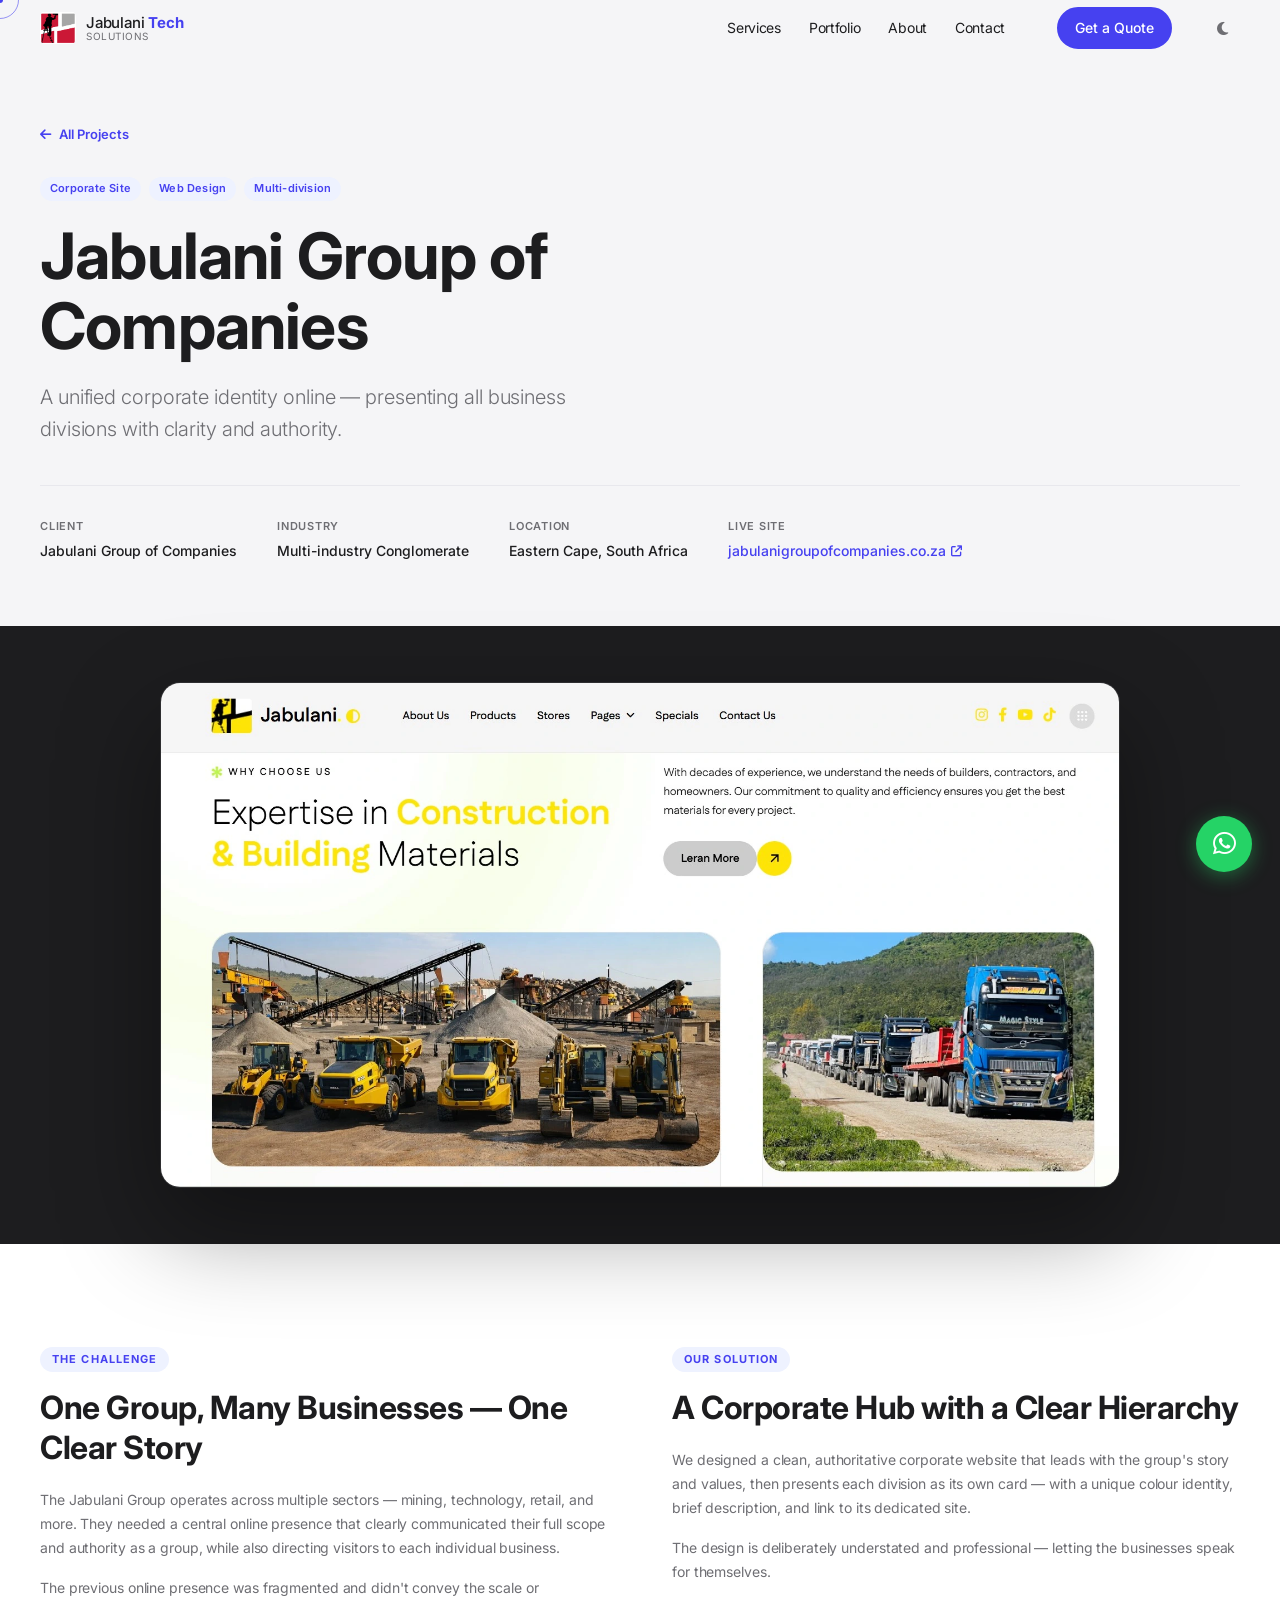
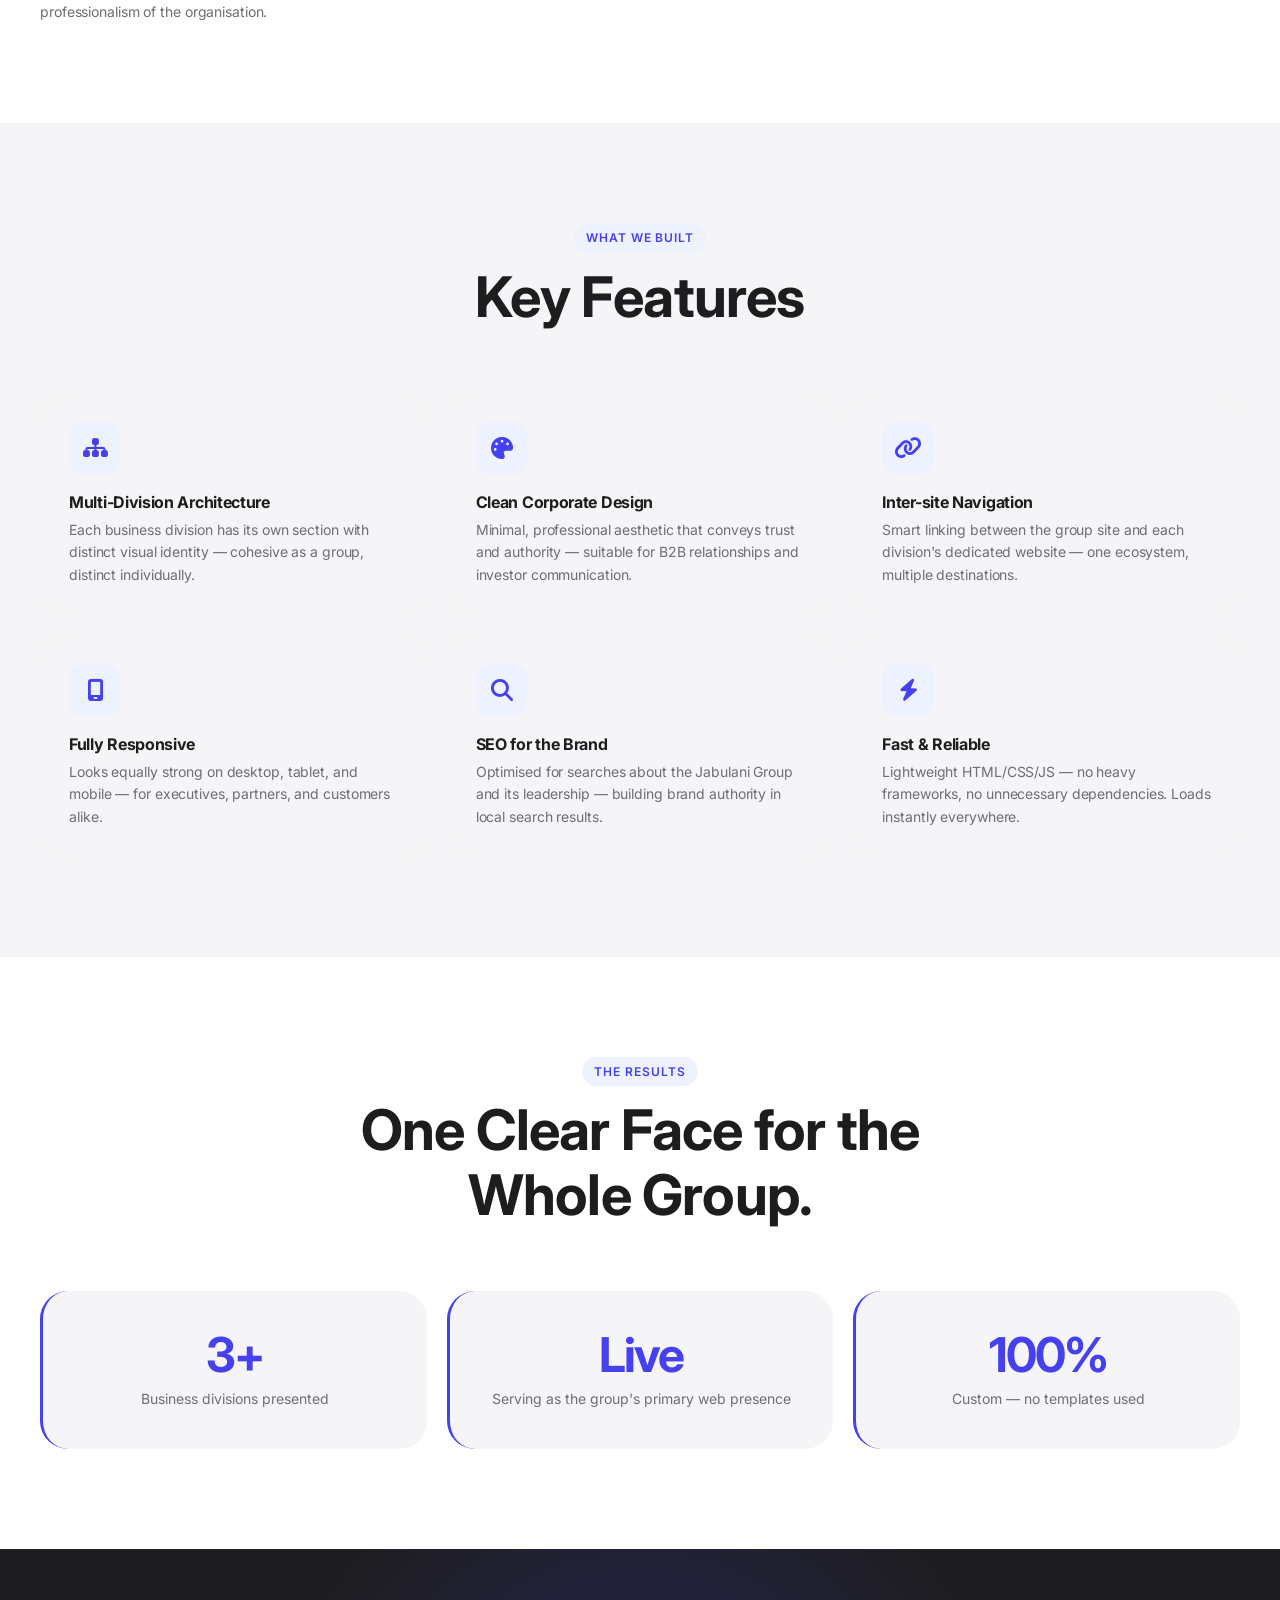
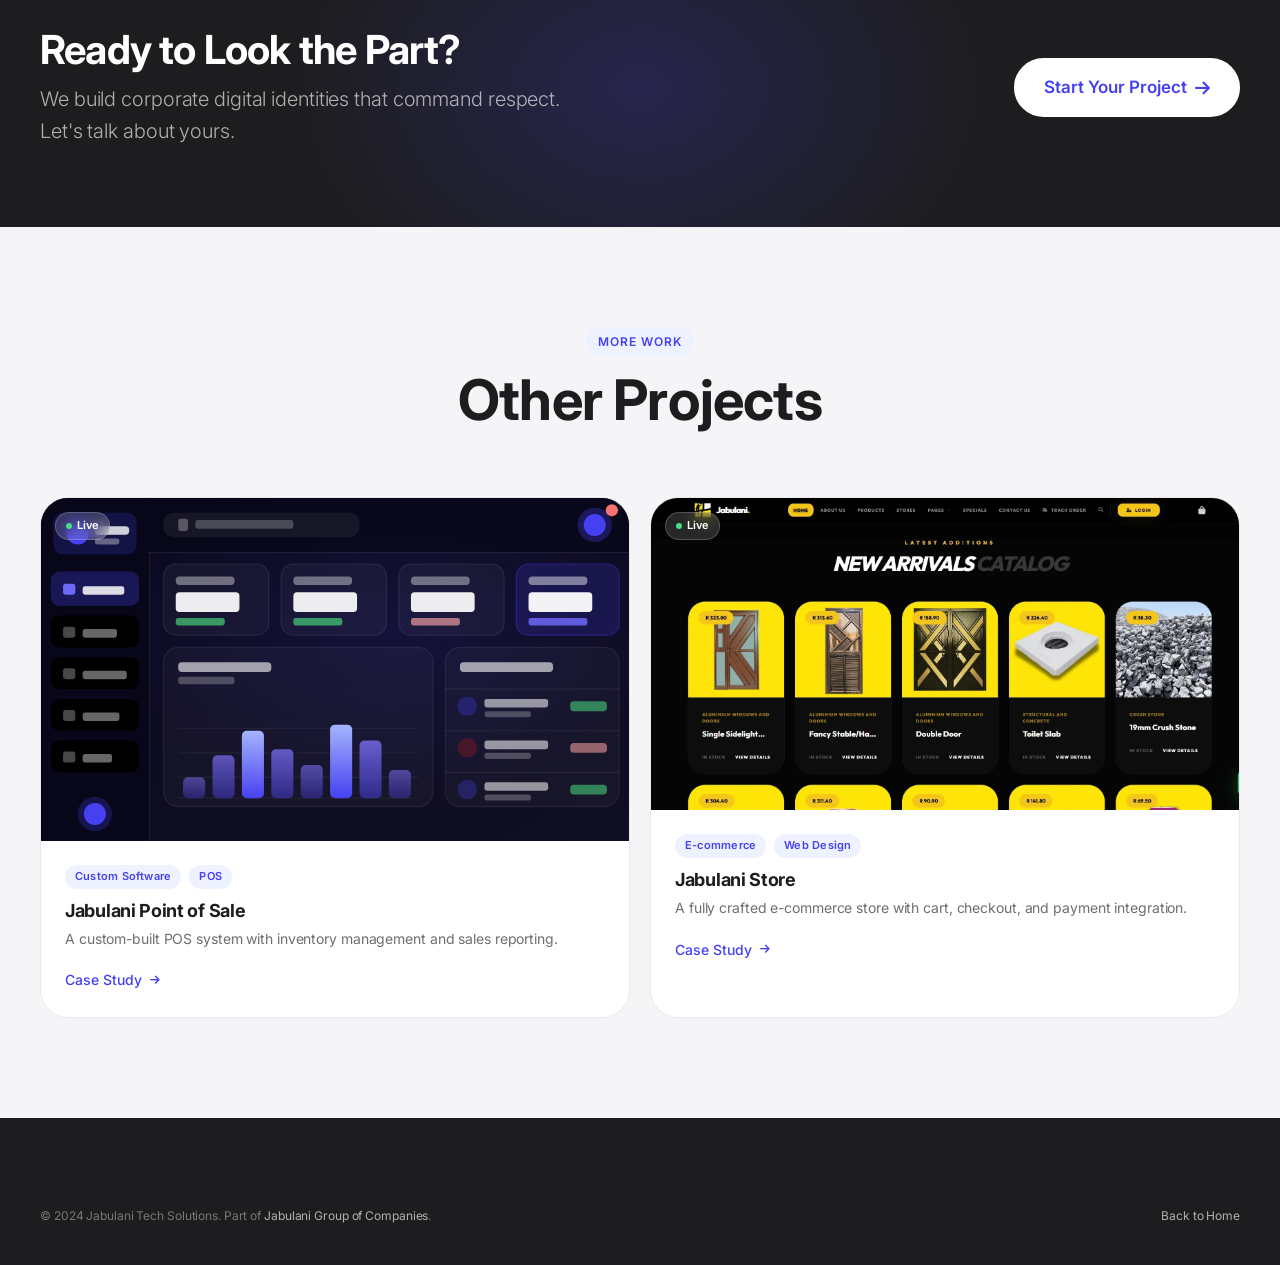
<file: project-group.html>
<!DOCTYPE html>
<html lang="en-ZA">
<head>
  <meta charset="UTF-8">
  <meta http-equiv="X-UA-Compatible" content="IE=edge">
  <meta name="viewport" content="width=device-width, initial-scale=1.0">
  <title>Jabulani Group Corporate Website — Case Study | Jabulani Tech Solutions</title>
  <meta name="description" content="How Jabulani Tech Solutions designed and built the corporate website for Jabulani Group of Companies, presenting all business divisions with a unified digital identity.">
  <meta name="robots" content="index, follow">
  <link rel="canonical" href="https://agency.jabulanigroupofcompanies.co.za/project-group.html">
  <meta name="theme-color" content="#4641f0">
  <meta property="og:type" content="article">
  <meta property="og:title" content="Jabulani Group Corporate Website — Case Study">
  <meta property="og:description" content="How we built the corporate digital identity for the Jabulani Group of Companies, presenting all business divisions cleanly and professionally.">
  <meta property="og:url" content="https://agency.jabulanigroupofcompanies.co.za/project-group.html">
  <meta property="og:image" content="https://agency.jabulanigroupofcompanies.co.za/images/og-image.svg">
  <meta property="og:image:width" content="1200">
  <meta property="og:image:height" content="630">
  <meta property="og:site_name" content="Jabulani Tech Solutions">
  <meta property="og:locale" content="en_ZA">
  <meta name="twitter:card" content="summary_large_image">
  <meta name="twitter:title" content="Jabulani Group Corporate Website — Case Study">
  <meta name="twitter:description" content="Corporate website built for Jabulani Group of Companies — clean, professional, multi-division.">
  <meta name="twitter:image" content="https://agency.jabulanigroupofcompanies.co.za/images/og-image.svg">
  <link rel="icon" type="image/png" href="images/favicon.png">
  <link rel="preconnect" href="https://fonts.googleapis.com">
  <link rel="preconnect" href="https://fonts.gstatic.com" crossorigin>
  <link href="https://fonts.googleapis.com/css2?family=Inter:wght@300;400;500;600;700&display=swap" rel="stylesheet">
  <link rel="stylesheet" href="https://cdnjs.cloudflare.com/ajax/libs/font-awesome/6.5.1/css/all.min.css" crossorigin="anonymous" referrerpolicy="no-referrer">
  <link rel="stylesheet" href="css/style.css">
  <link rel="stylesheet" href="css/project.css">
  <script>
    (function(){
      var s = localStorage.getItem('jts-theme');
      var d = s ? s === 'dark' : window.matchMedia('(prefers-color-scheme: dark)').matches;
      if (d) document.documentElement.setAttribute('data-theme', 'dark');
    })();
  </script>
</head>
<body>

  <div class="cursor-dot"      id="cursorDot"      aria-hidden="true"></div>
  <div class="cursor-follower" id="cursorFollower"  aria-hidden="true"></div>
  <div class="scroll-progress" id="scrollProgress"  aria-hidden="true"></div>

  <header class="nav" id="nav" role="banner">
    <div class="nav__inner">
      <a class="nav__brand" href="index.html" aria-label="Jabulani Tech Solutions — Home">
        <img src="images/logo.png" alt="Jabulani logo" width="36" height="36" onerror="this.style.display='none'">
        <div class="nav__brand-text">
          <span class="nav__brand-name">Jabulani <strong>Tech</strong></span>
          <span class="nav__brand-sub">Solutions</span>
        </div>
      </a>
      <nav class="nav__links" aria-label="Primary navigation">
        <a href="index.html#services">Services</a>
        <a href="index.html#portfolio">Portfolio</a>
        <a href="index.html#about">About</a>
        <a href="index.html#contact">Contact</a>
      </nav>
      <a class="btn btn--primary nav__cta" href="index.html#contact">Get a Quote</a>
      <button class="theme-toggle" id="themeToggle" aria-label="Toggle dark mode">
        <i class="fa-solid fa-moon" id="themeIcon" aria-hidden="true"></i>
      </button>
      <button class="nav__hamburger" id="hamburger" aria-label="Open navigation menu" aria-expanded="false">
        <span></span><span></span><span></span>
      </button>
    </div>
    <div class="nav__mobile" id="mobileMenu">
      <a href="index.html#services" data-mobile-link>Services</a>
      <a href="index.html#portfolio" data-mobile-link>Portfolio</a>
      <a href="index.html#about" data-mobile-link>About</a>
      <a href="index.html#contact" data-mobile-link>Contact</a>
      <a class="btn btn--primary" href="index.html#contact" data-mobile-link>Get a Free Quote</a>
      <button class="theme-toggle theme-toggle--mobile" id="themeToggleMobile">
        <i class="fa-solid fa-moon" id="themeIconMobile"></i>
        <span id="themeLabel">Switch to dark mode</span>
      </button>
    </div>
  </header>

  <main>

    <section class="project-hero">
      <div class="container">
        <a class="project-hero__back" href="index.html#portfolio">
          <i class="fa-solid fa-arrow-left"></i> All Projects
        </a>
        <div class="project-hero__tags">
          <span>Corporate Site</span>
          <span>Web Design</span>
          <span>Multi-division</span>
        </div>
        <h1 class="project-hero__title">Jabulani Group of Companies</h1>
        <p class="project-hero__sub">A unified corporate identity online — presenting all business divisions with clarity and authority.</p>
        <div class="project-hero__meta">
          <div class="project-meta-item">
            <span class="project-meta-item__label">Client</span>
            <span class="project-meta-item__value">Jabulani Group of Companies</span>
          </div>
          <div class="project-meta-item">
            <span class="project-meta-item__label">Industry</span>
            <span class="project-meta-item__value">Multi-industry Conglomerate</span>
          </div>
          <div class="project-meta-item">
            <span class="project-meta-item__label">Location</span>
            <span class="project-meta-item__value">Eastern Cape, South Africa</span>
          </div>
          <div class="project-meta-item">
            <span class="project-meta-item__label">Live Site</span>
            <a class="project-meta-item__value project-meta-item__link" href="https://jabulanigroupofcompanies.co.za/" target="_blank" rel="noopener noreferrer">
              jabulanigroupofcompanies.co.za <i class="fa-solid fa-arrow-up-right-from-square"></i>
            </a>
          </div>
        </div>
      </div>
    </section>

    <section class="project-mockup">
      <div class="container">
        <div class="project-mockup__frame" data-animate>
          <img src="images/jabulani_group.webp" alt="Jabulani Group of Companies corporate website" width="960" height="560">
        </div>
      </div>
    </section>

    <section class="section section--white">
      <div class="container project-detail-layout">
        <div class="project-detail-col" data-animate>
          <div class="section-tag">The Challenge</div>
          <h2 class="project-section-title">One Group, Many Businesses — One Clear Story</h2>
          <p>The Jabulani Group operates across multiple sectors — mining, technology, retail, and more. They needed a central online presence that clearly communicated their full scope and authority as a group, while also directing visitors to each individual business.</p>
          <p>The previous online presence was fragmented and didn't convey the scale or professionalism of the organisation.</p>
        </div>
        <div class="project-detail-col" data-animate data-delay="2">
          <div class="section-tag">Our Solution</div>
          <h2 class="project-section-title">A Corporate Hub with a Clear Hierarchy</h2>
          <p>We designed a clean, authoritative corporate website that leads with the group's story and values, then presents each division as its own card — with a unique colour identity, brief description, and link to its dedicated site.</p>
          <p>The design is deliberately understated and professional — letting the businesses speak for themselves.</p>
        </div>
      </div>
    </section>

    <section class="section">
      <div class="container">
        <div class="section-header" data-animate>
          <span class="section-tag">What We Built</span>
          <h2 class="section-title">Key Features</h2>
        </div>
        <div class="project-features-grid">
          <div class="project-feature" data-animate data-delay="1">
            <div class="card__icon-wrap"><i class="fa-solid fa-sitemap"></i></div>
            <h3>Multi-Division Architecture</h3>
            <p>Each business division has its own section with distinct visual identity — cohesive as a group, distinct individually.</p>
          </div>
          <div class="project-feature" data-animate data-delay="2">
            <div class="card__icon-wrap"><i class="fa-solid fa-palette"></i></div>
            <h3>Clean Corporate Design</h3>
            <p>Minimal, professional aesthetic that conveys trust and authority — suitable for B2B relationships and investor communication.</p>
          </div>
          <div class="project-feature" data-animate data-delay="3">
            <div class="card__icon-wrap"><i class="fa-solid fa-link"></i></div>
            <h3>Inter-site Navigation</h3>
            <p>Smart linking between the group site and each division's dedicated website — one ecosystem, multiple destinations.</p>
          </div>
          <div class="project-feature" data-animate data-delay="1">
            <div class="card__icon-wrap"><i class="fa-solid fa-mobile-screen"></i></div>
            <h3>Fully Responsive</h3>
            <p>Looks equally strong on desktop, tablet, and mobile — for executives, partners, and customers alike.</p>
          </div>
          <div class="project-feature" data-animate data-delay="2">
            <div class="card__icon-wrap"><i class="fa-solid fa-search"></i></div>
            <h3>SEO for the Brand</h3>
            <p>Optimised for searches about the Jabulani Group and its leadership — building brand authority in local search results.</p>
          </div>
          <div class="project-feature" data-animate data-delay="3">
            <div class="card__icon-wrap"><i class="fa-solid fa-bolt"></i></div>
            <h3>Fast &amp; Reliable</h3>
            <p>Lightweight HTML/CSS/JS — no heavy frameworks, no unnecessary dependencies. Loads instantly everywhere.</p>
          </div>
        </div>
      </div>
    </section>

    <section class="section section--white">
      <div class="container">
        <div class="section-header" data-animate>
          <span class="section-tag">The Results</span>
          <h2 class="section-title">One Clear Face for the Whole Group.</h2>
        </div>
        <div class="project-results-grid">
          <div class="project-result" data-animate data-delay="1">
            <span class="project-result__number">3+</span>
            <span class="project-result__label">Business divisions presented</span>
          </div>
          <div class="project-result" data-animate data-delay="2">
            <span class="project-result__number">Live</span>
            <span class="project-result__label">Serving as the group's primary web presence</span>
          </div>
          <div class="project-result" data-animate data-delay="3">
            <span class="project-result__number">100%</span>
            <span class="project-result__label">Custom — no templates used</span>
          </div>
        </div>
      </div>
    </section>

    <section class="cta-banner">
      <div class="cta-banner__glow" aria-hidden="true"></div>
      <div class="container cta-banner__inner" data-animate>
        <div class="cta-banner__copy">
          <h2>Ready to Look the Part?</h2>
          <p>We build corporate digital identities that command respect. Let's talk about yours.</p>
        </div>
        <a class="btn btn--white btn--lg" href="index.html#contact">
          Start Your Project <i class="fa-solid fa-arrow-right"></i>
        </a>
      </div>
    </section>

    <section class="section">
      <div class="container">
        <div class="section-header" data-animate>
          <span class="section-tag">More Work</span>
          <h2 class="section-title">Other Projects</h2>
        </div>
        <div class="portfolio-grid">
          <article class="card card--portfolio" data-animate data-delay="1">
            <div class="card__media">
              <span class="portfolio-live-badge"><span class="live-dot"></span> Live</span>
              <img src="images/project-pos.svg" alt="Jabulani POS" loading="lazy" width="480" height="280">
            </div>
            <div class="card__body">
              <div class="portfolio-tags"><span>Custom Software</span><span>POS</span></div>
              <h3>Jabulani Point of Sale</h3>
              <p>A custom-built POS system with inventory management and sales reporting.</p>
              <a class="link-arrow" href="project-pos.html">Case Study <i class="fa-solid fa-arrow-right"></i></a>
            </div>
          </article>
          <article class="card card--portfolio" data-animate data-delay="2">
            <div class="card__media">
              <span class="portfolio-live-badge"><span class="live-dot"></span> Live</span>
              <img src="images/jabulani_store.webp" alt="Jabulani Store" loading="lazy" width="480" height="280">
            </div>
            <div class="card__body">
              <div class="portfolio-tags"><span>E-commerce</span><span>Web Design</span></div>
              <h3>Jabulani Store</h3>
              <p>A fully crafted e-commerce store with cart, checkout, and payment integration.</p>
              <a class="link-arrow" href="project-store.html">Case Study <i class="fa-solid fa-arrow-right"></i></a>
            </div>
          </article>
        </div>
      </div>
    </section>

  </main>

  <footer class="footer" role="contentinfo">
    <div class="container">
      <div class="footer__bottom">
        <p>&copy; 2024 Jabulani Tech Solutions. Part of <a href="https://jabulanigroupofcompanies.co.za/" target="_blank" rel="noopener noreferrer">Jabulani Group of Companies</a>.</p>
        <p><a href="index.html">Back to Home</a></p>
      </div>
    </div>
  </footer>

  <a class="whatsapp-float" href="https://wa.me/27660684585?text=Hi%2C%20I%27d%20like%20to%20enquire%20about%20your%20IT%20services." target="_blank" rel="noopener noreferrer" aria-label="Chat on WhatsApp">
    <i class="fa-brands fa-whatsapp" aria-hidden="true"></i>
  </a>

  <script src="js/main.js"></script>
</body>
</html>
</file>
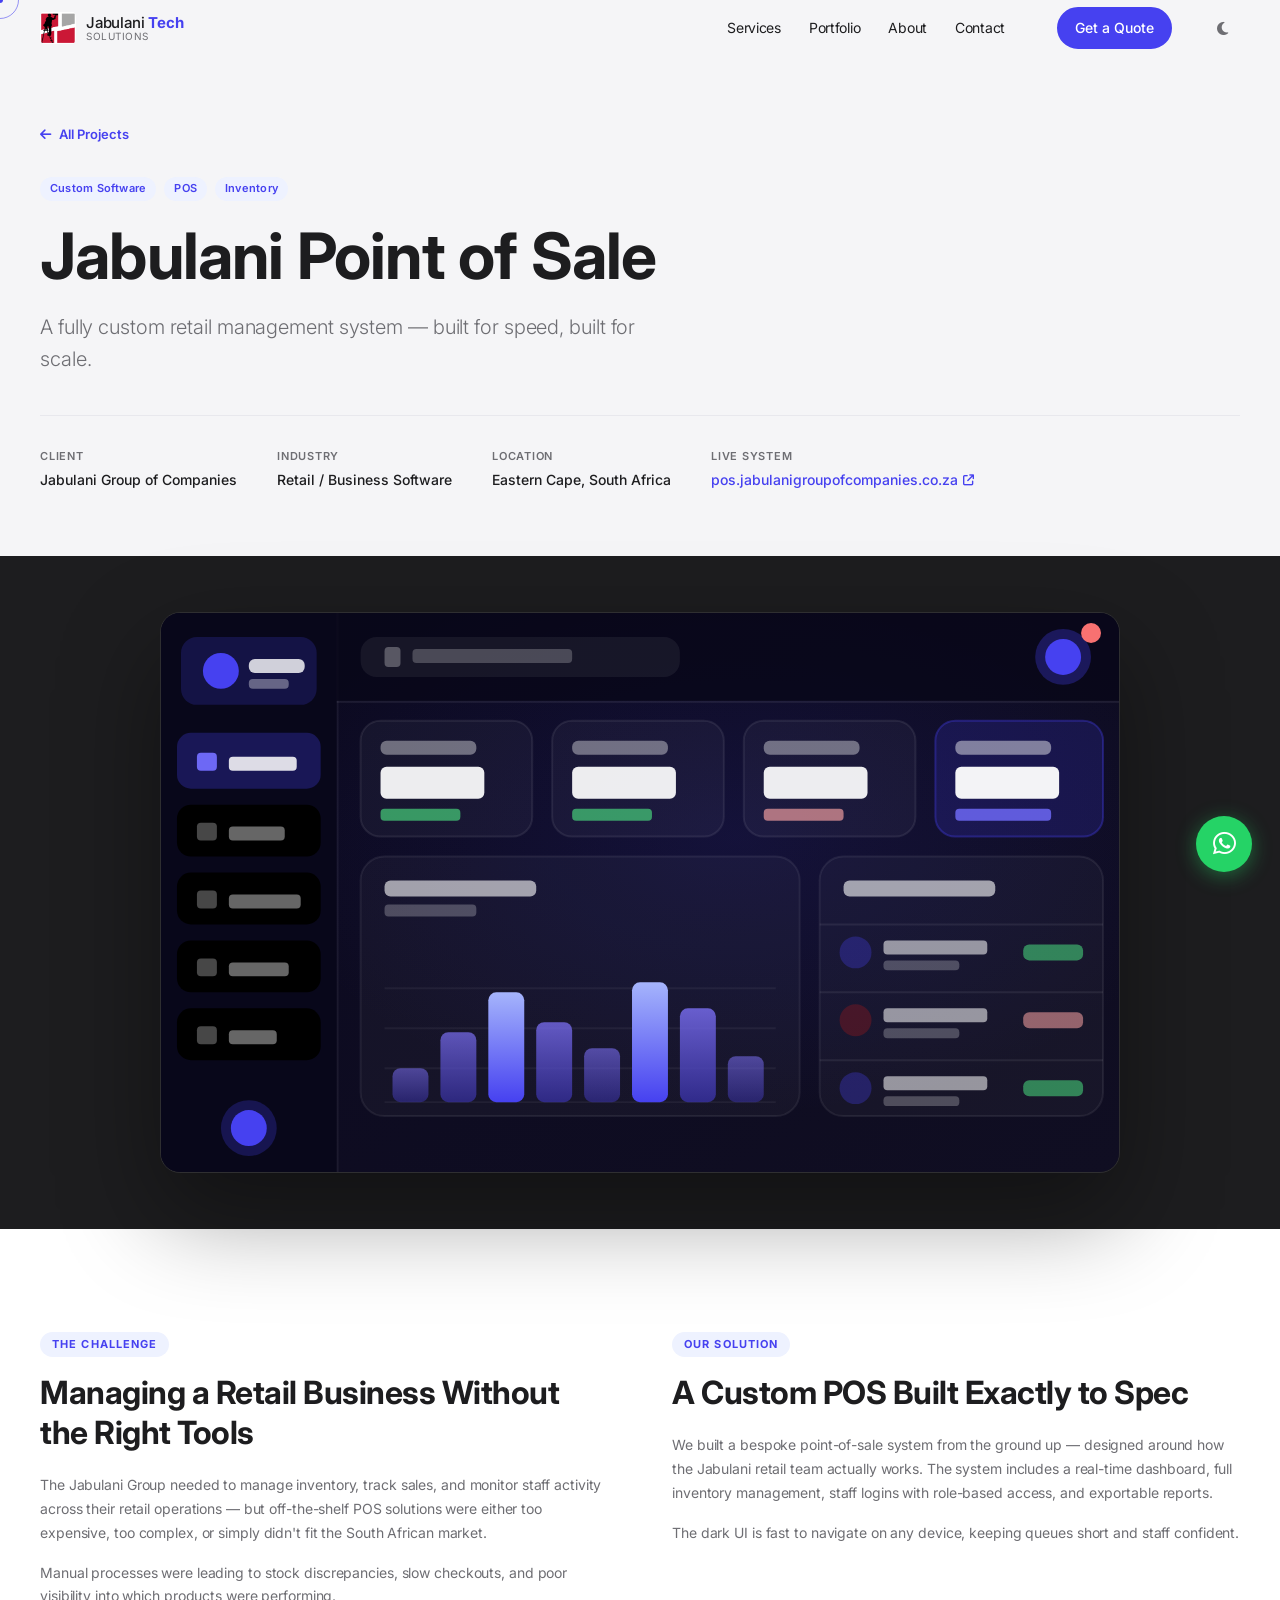
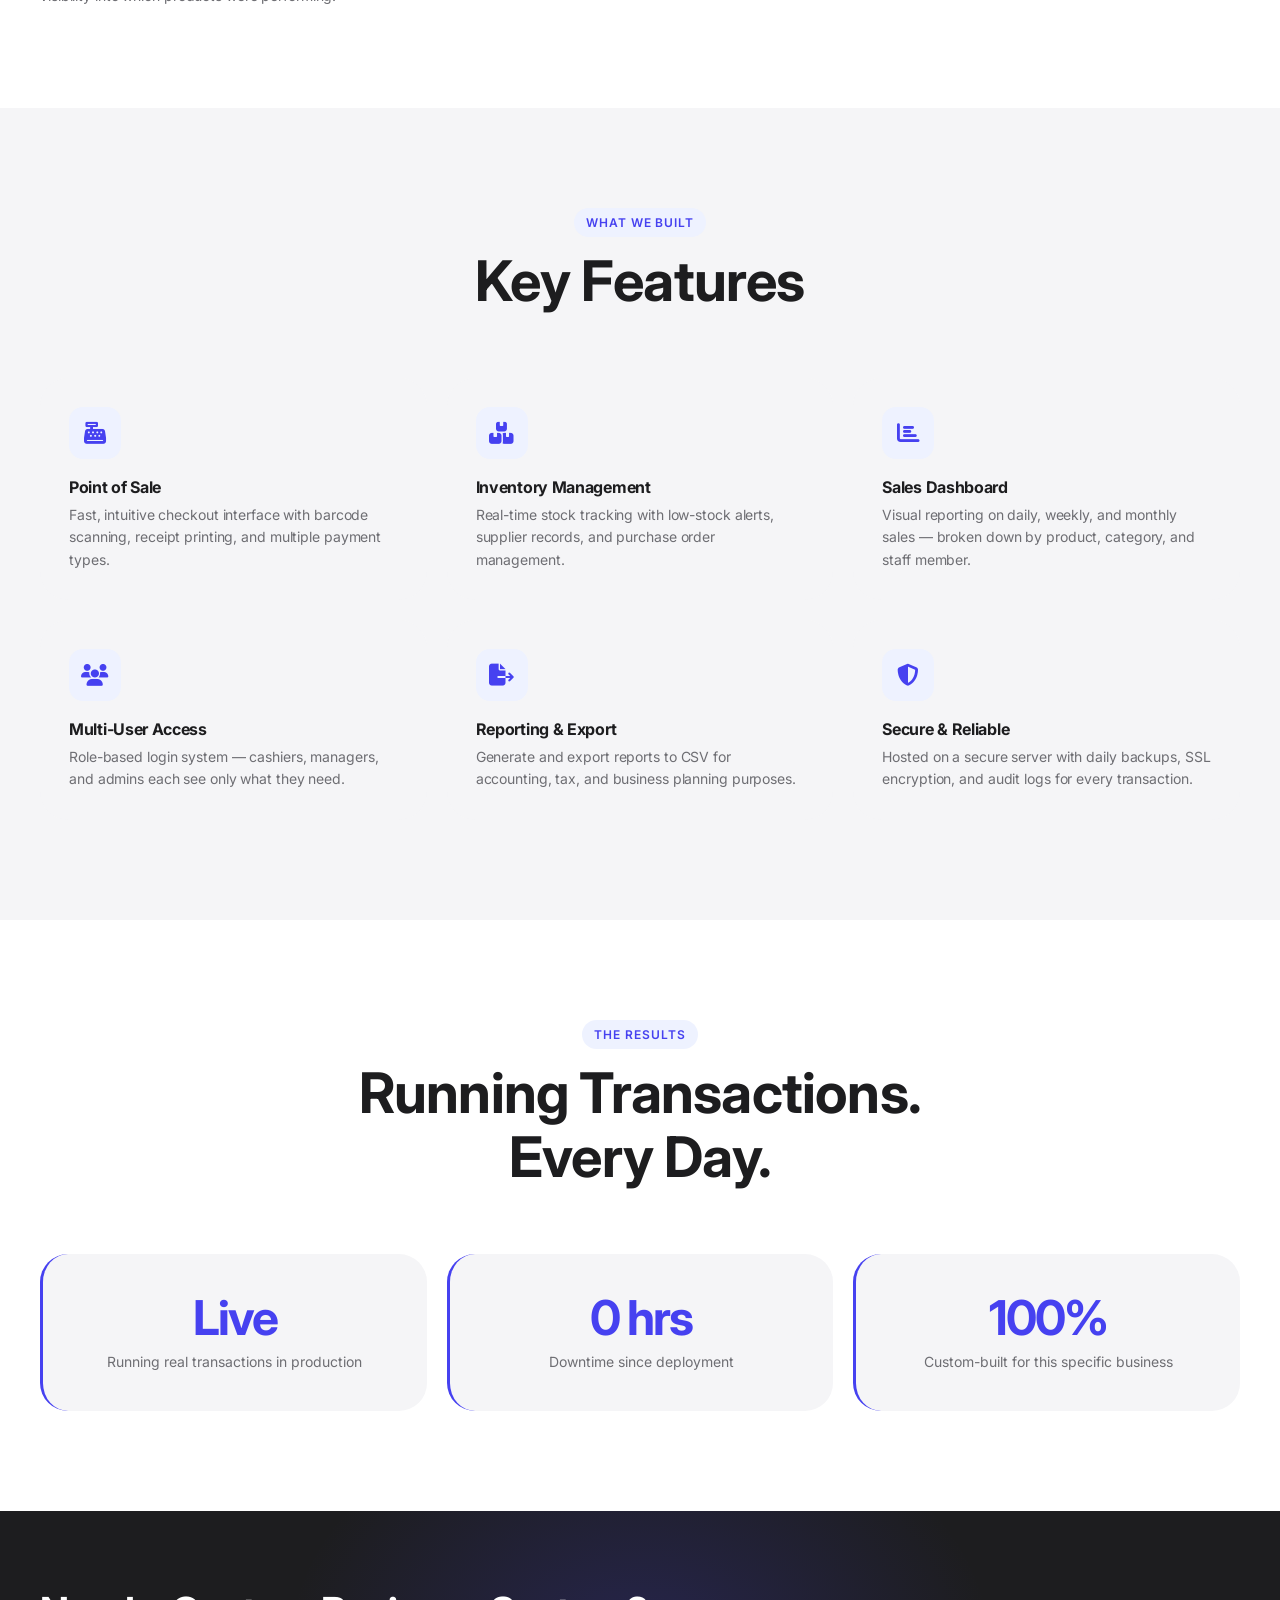
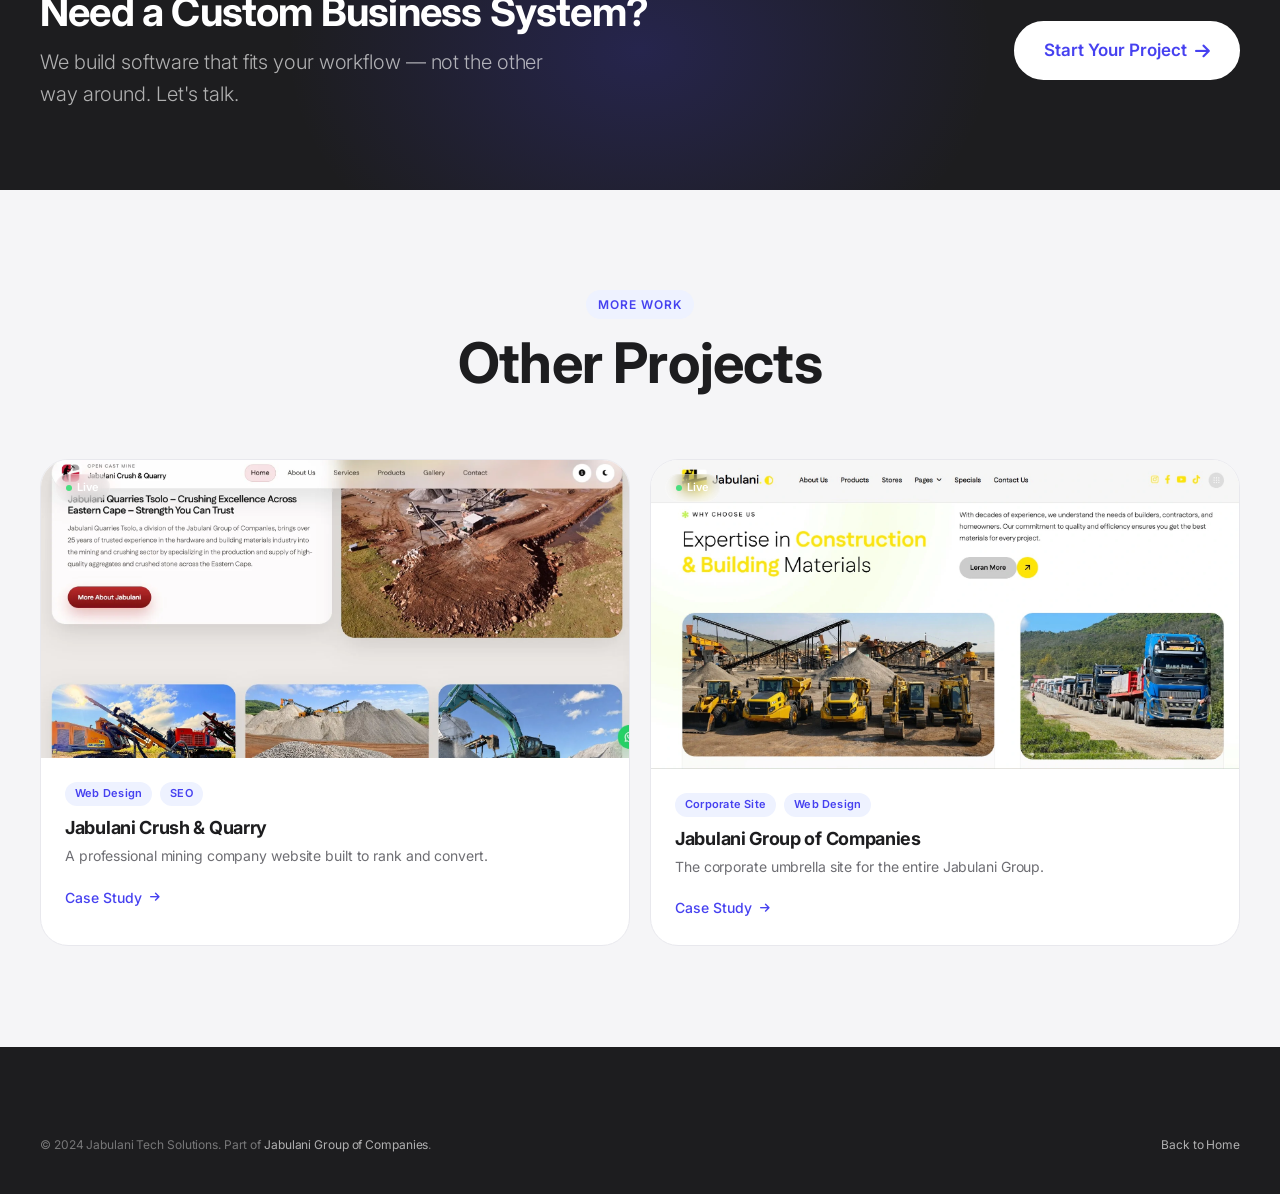
<file: project-pos.html>
<!DOCTYPE html>
<html lang="en-ZA">
<head>
  <meta charset="UTF-8">
  <meta http-equiv="X-UA-Compatible" content="IE=edge">
  <meta name="viewport" content="width=device-width, initial-scale=1.0">
  <title>Jabulani Point of Sale System — Case Study | Jabulani Tech Solutions</title>
  <meta name="description" content="How Jabulani Tech Solutions built a custom POS and inventory management system running live transactions for retail operations in South Africa.">
  <meta name="robots" content="index, follow">
  <link rel="canonical" href="https://agency.jabulanigroupofcompanies.co.za/project-pos.html">
  <meta name="theme-color" content="#4641f0">
  <meta property="og:type" content="article">
  <meta property="og:title" content="Jabulani Point of Sale System — Case Study">
  <meta property="og:description" content="How we built a custom POS with inventory management, staff tracking, and sales reporting for South African retail.">
  <meta property="og:url" content="https://agency.jabulanigroupofcompanies.co.za/project-pos.html">
  <meta property="og:image" content="https://agency.jabulanigroupofcompanies.co.za/images/og-image.svg">
  <meta property="og:image:width" content="1200">
  <meta property="og:image:height" content="630">
  <meta property="og:site_name" content="Jabulani Tech Solutions">
  <meta property="og:locale" content="en_ZA">
  <meta name="twitter:card" content="summary_large_image">
  <meta name="twitter:title" content="Jabulani Point of Sale System — Case Study">
  <meta name="twitter:description" content="Custom POS with inventory management and sales reporting — built for South African retail.">
  <meta name="twitter:image" content="https://agency.jabulanigroupofcompanies.co.za/images/og-image.svg">
  <link rel="icon" type="image/png" href="images/favicon.png">
  <link rel="preconnect" href="https://fonts.googleapis.com">
  <link rel="preconnect" href="https://fonts.gstatic.com" crossorigin>
  <link href="https://fonts.googleapis.com/css2?family=Inter:wght@300;400;500;600;700&display=swap" rel="stylesheet">
  <link rel="stylesheet" href="https://cdnjs.cloudflare.com/ajax/libs/font-awesome/6.5.1/css/all.min.css" crossorigin="anonymous" referrerpolicy="no-referrer">
  <link rel="stylesheet" href="css/style.css">
  <link rel="stylesheet" href="css/project.css">
  <script>
    (function(){
      var s = localStorage.getItem('jts-theme');
      var d = s ? s === 'dark' : window.matchMedia('(prefers-color-scheme: dark)').matches;
      if (d) document.documentElement.setAttribute('data-theme', 'dark');
    })();
  </script>
</head>
<body>

  <div class="cursor-dot"      id="cursorDot"      aria-hidden="true"></div>
  <div class="cursor-follower" id="cursorFollower"  aria-hidden="true"></div>
  <div class="scroll-progress" id="scrollProgress"  aria-hidden="true"></div>

  <header class="nav" id="nav" role="banner">
    <div class="nav__inner">
      <a class="nav__brand" href="index.html" aria-label="Jabulani Tech Solutions — Home">
        <img src="images/logo.png" alt="Jabulani logo" width="36" height="36" onerror="this.style.display='none'">
        <div class="nav__brand-text">
          <span class="nav__brand-name">Jabulani <strong>Tech</strong></span>
          <span class="nav__brand-sub">Solutions</span>
        </div>
      </a>
      <nav class="nav__links" aria-label="Primary navigation">
        <a href="index.html#services">Services</a>
        <a href="index.html#portfolio">Portfolio</a>
        <a href="index.html#about">About</a>
        <a href="index.html#contact">Contact</a>
      </nav>
      <a class="btn btn--primary nav__cta" href="index.html#contact">Get a Quote</a>
      <button class="theme-toggle" id="themeToggle" aria-label="Toggle dark mode">
        <i class="fa-solid fa-moon" id="themeIcon" aria-hidden="true"></i>
      </button>
      <button class="nav__hamburger" id="hamburger" aria-label="Open navigation menu" aria-expanded="false">
        <span></span><span></span><span></span>
      </button>
    </div>
    <div class="nav__mobile" id="mobileMenu">
      <a href="index.html#services" data-mobile-link>Services</a>
      <a href="index.html#portfolio" data-mobile-link>Portfolio</a>
      <a href="index.html#about" data-mobile-link>About</a>
      <a href="index.html#contact" data-mobile-link>Contact</a>
      <a class="btn btn--primary" href="index.html#contact" data-mobile-link>Get a Free Quote</a>
      <button class="theme-toggle theme-toggle--mobile" id="themeToggleMobile">
        <i class="fa-solid fa-moon" id="themeIconMobile"></i>
        <span id="themeLabel">Switch to dark mode</span>
      </button>
    </div>
  </header>

  <main>

    <section class="project-hero">
      <div class="container">
        <a class="project-hero__back" href="index.html#portfolio">
          <i class="fa-solid fa-arrow-left"></i> All Projects
        </a>
        <div class="project-hero__tags">
          <span>Custom Software</span>
          <span>POS</span>
          <span>Inventory</span>
        </div>
        <h1 class="project-hero__title">Jabulani Point of Sale</h1>
        <p class="project-hero__sub">A fully custom retail management system — built for speed, built for scale.</p>
        <div class="project-hero__meta">
          <div class="project-meta-item">
            <span class="project-meta-item__label">Client</span>
            <span class="project-meta-item__value">Jabulani Group of Companies</span>
          </div>
          <div class="project-meta-item">
            <span class="project-meta-item__label">Industry</span>
            <span class="project-meta-item__value">Retail / Business Software</span>
          </div>
          <div class="project-meta-item">
            <span class="project-meta-item__label">Location</span>
            <span class="project-meta-item__value">Eastern Cape, South Africa</span>
          </div>
          <div class="project-meta-item">
            <span class="project-meta-item__label">Live System</span>
            <a class="project-meta-item__value project-meta-item__link" href="https://pos.jabulanigroupofcompanies.co.za/" target="_blank" rel="noopener noreferrer">
              pos.jabulanigroupofcompanies.co.za <i class="fa-solid fa-arrow-up-right-from-square"></i>
            </a>
          </div>
        </div>
      </div>
    </section>

    <section class="project-mockup">
      <div class="container">
        <div class="project-mockup__frame" data-animate>
          <img src="images/project-pos.svg" alt="Jabulani POS dashboard" width="960" height="560">
        </div>
      </div>
    </section>

    <section class="section section--white">
      <div class="container project-detail-layout">
        <div class="project-detail-col" data-animate>
          <div class="section-tag">The Challenge</div>
          <h2 class="project-section-title">Managing a Retail Business Without the Right Tools</h2>
          <p>The Jabulani Group needed to manage inventory, track sales, and monitor staff activity across their retail operations — but off-the-shelf POS solutions were either too expensive, too complex, or simply didn't fit the South African market.</p>
          <p>Manual processes were leading to stock discrepancies, slow checkouts, and poor visibility into which products were performing.</p>
        </div>
        <div class="project-detail-col" data-animate data-delay="2">
          <div class="section-tag">Our Solution</div>
          <h2 class="project-section-title">A Custom POS Built Exactly to Spec</h2>
          <p>We built a bespoke point-of-sale system from the ground up — designed around how the Jabulani retail team actually works. The system includes a real-time dashboard, full inventory management, staff logins with role-based access, and exportable reports.</p>
          <p>The dark UI is fast to navigate on any device, keeping queues short and staff confident.</p>
        </div>
      </div>
    </section>

    <section class="section">
      <div class="container">
        <div class="section-header" data-animate>
          <span class="section-tag">What We Built</span>
          <h2 class="section-title">Key Features</h2>
        </div>
        <div class="project-features-grid">
          <div class="project-feature" data-animate data-delay="1">
            <div class="card__icon-wrap"><i class="fa-solid fa-cash-register"></i></div>
            <h3>Point of Sale</h3>
            <p>Fast, intuitive checkout interface with barcode scanning, receipt printing, and multiple payment types.</p>
          </div>
          <div class="project-feature" data-animate data-delay="2">
            <div class="card__icon-wrap"><i class="fa-solid fa-boxes-stacked"></i></div>
            <h3>Inventory Management</h3>
            <p>Real-time stock tracking with low-stock alerts, supplier records, and purchase order management.</p>
          </div>
          <div class="project-feature" data-animate data-delay="3">
            <div class="card__icon-wrap"><i class="fa-solid fa-chart-bar"></i></div>
            <h3>Sales Dashboard</h3>
            <p>Visual reporting on daily, weekly, and monthly sales — broken down by product, category, and staff member.</p>
          </div>
          <div class="project-feature" data-animate data-delay="1">
            <div class="card__icon-wrap"><i class="fa-solid fa-users"></i></div>
            <h3>Multi-User Access</h3>
            <p>Role-based login system — cashiers, managers, and admins each see only what they need.</p>
          </div>
          <div class="project-feature" data-animate data-delay="2">
            <div class="card__icon-wrap"><i class="fa-solid fa-file-export"></i></div>
            <h3>Reporting &amp; Export</h3>
            <p>Generate and export reports to CSV for accounting, tax, and business planning purposes.</p>
          </div>
          <div class="project-feature" data-animate data-delay="3">
            <div class="card__icon-wrap"><i class="fa-solid fa-shield-halved"></i></div>
            <h3>Secure &amp; Reliable</h3>
            <p>Hosted on a secure server with daily backups, SSL encryption, and audit logs for every transaction.</p>
          </div>
        </div>
      </div>
    </section>

    <section class="section section--white">
      <div class="container">
        <div class="section-header" data-animate>
          <span class="section-tag">The Results</span>
          <h2 class="section-title">Running Transactions. Every Day.</h2>
        </div>
        <div class="project-results-grid">
          <div class="project-result" data-animate data-delay="1">
            <span class="project-result__number">Live</span>
            <span class="project-result__label">Running real transactions in production</span>
          </div>
          <div class="project-result" data-animate data-delay="2">
            <span class="project-result__number">0 hrs</span>
            <span class="project-result__label">Downtime since deployment</span>
          </div>
          <div class="project-result" data-animate data-delay="3">
            <span class="project-result__number">100%</span>
            <span class="project-result__label">Custom-built for this specific business</span>
          </div>
        </div>
      </div>
    </section>

    <section class="cta-banner">
      <div class="cta-banner__glow" aria-hidden="true"></div>
      <div class="container cta-banner__inner" data-animate>
        <div class="cta-banner__copy">
          <h2>Need a Custom Business System?</h2>
          <p>We build software that fits your workflow — not the other way around. Let's talk.</p>
        </div>
        <a class="btn btn--white btn--lg" href="index.html#contact">
          Start Your Project <i class="fa-solid fa-arrow-right"></i>
        </a>
      </div>
    </section>

    <section class="section">
      <div class="container">
        <div class="section-header" data-animate>
          <span class="section-tag">More Work</span>
          <h2 class="section-title">Other Projects</h2>
        </div>
        <div class="portfolio-grid">
          <article class="card card--portfolio" data-animate data-delay="1">
            <div class="card__media">
              <span class="portfolio-live-badge"><span class="live-dot"></span> Live</span>
              <img src="images/jabulani_quarry.webp" alt="Jabulani Quarries" loading="lazy" width="480" height="280">
            </div>
            <div class="card__body">
              <div class="portfolio-tags"><span>Web Design</span><span>SEO</span></div>
              <h3>Jabulani Crush &amp; Quarry</h3>
              <p>A professional mining company website built to rank and convert.</p>
              <a class="link-arrow" href="project-quarry.html">Case Study <i class="fa-solid fa-arrow-right"></i></a>
            </div>
          </article>
          <article class="card card--portfolio" data-animate data-delay="2">
            <div class="card__media">
              <span class="portfolio-live-badge"><span class="live-dot"></span> Live</span>
              <img src="images/jabulani_group.webp" alt="Jabulani Group" loading="lazy" width="480" height="280">
            </div>
            <div class="card__body">
              <div class="portfolio-tags"><span>Corporate Site</span><span>Web Design</span></div>
              <h3>Jabulani Group of Companies</h3>
              <p>The corporate umbrella site for the entire Jabulani Group.</p>
              <a class="link-arrow" href="project-group.html">Case Study <i class="fa-solid fa-arrow-right"></i></a>
            </div>
          </article>
        </div>
      </div>
    </section>

  </main>

  <footer class="footer" role="contentinfo">
    <div class="container">
      <div class="footer__bottom">
        <p>&copy; 2024 Jabulani Tech Solutions. Part of <a href="https://jabulanigroupofcompanies.co.za/" target="_blank" rel="noopener noreferrer">Jabulani Group of Companies</a>.</p>
        <p><a href="index.html">Back to Home</a></p>
      </div>
    </div>
  </footer>

  <a class="whatsapp-float" href="https://wa.me/27660684585?text=Hi%2C%20I%27d%20like%20to%20enquire%20about%20your%20IT%20services." target="_blank" rel="noopener noreferrer" aria-label="Chat on WhatsApp">
    <i class="fa-brands fa-whatsapp" aria-hidden="true"></i>
  </a>

  <script src="js/main.js"></script>
</body>
</html>
</file>
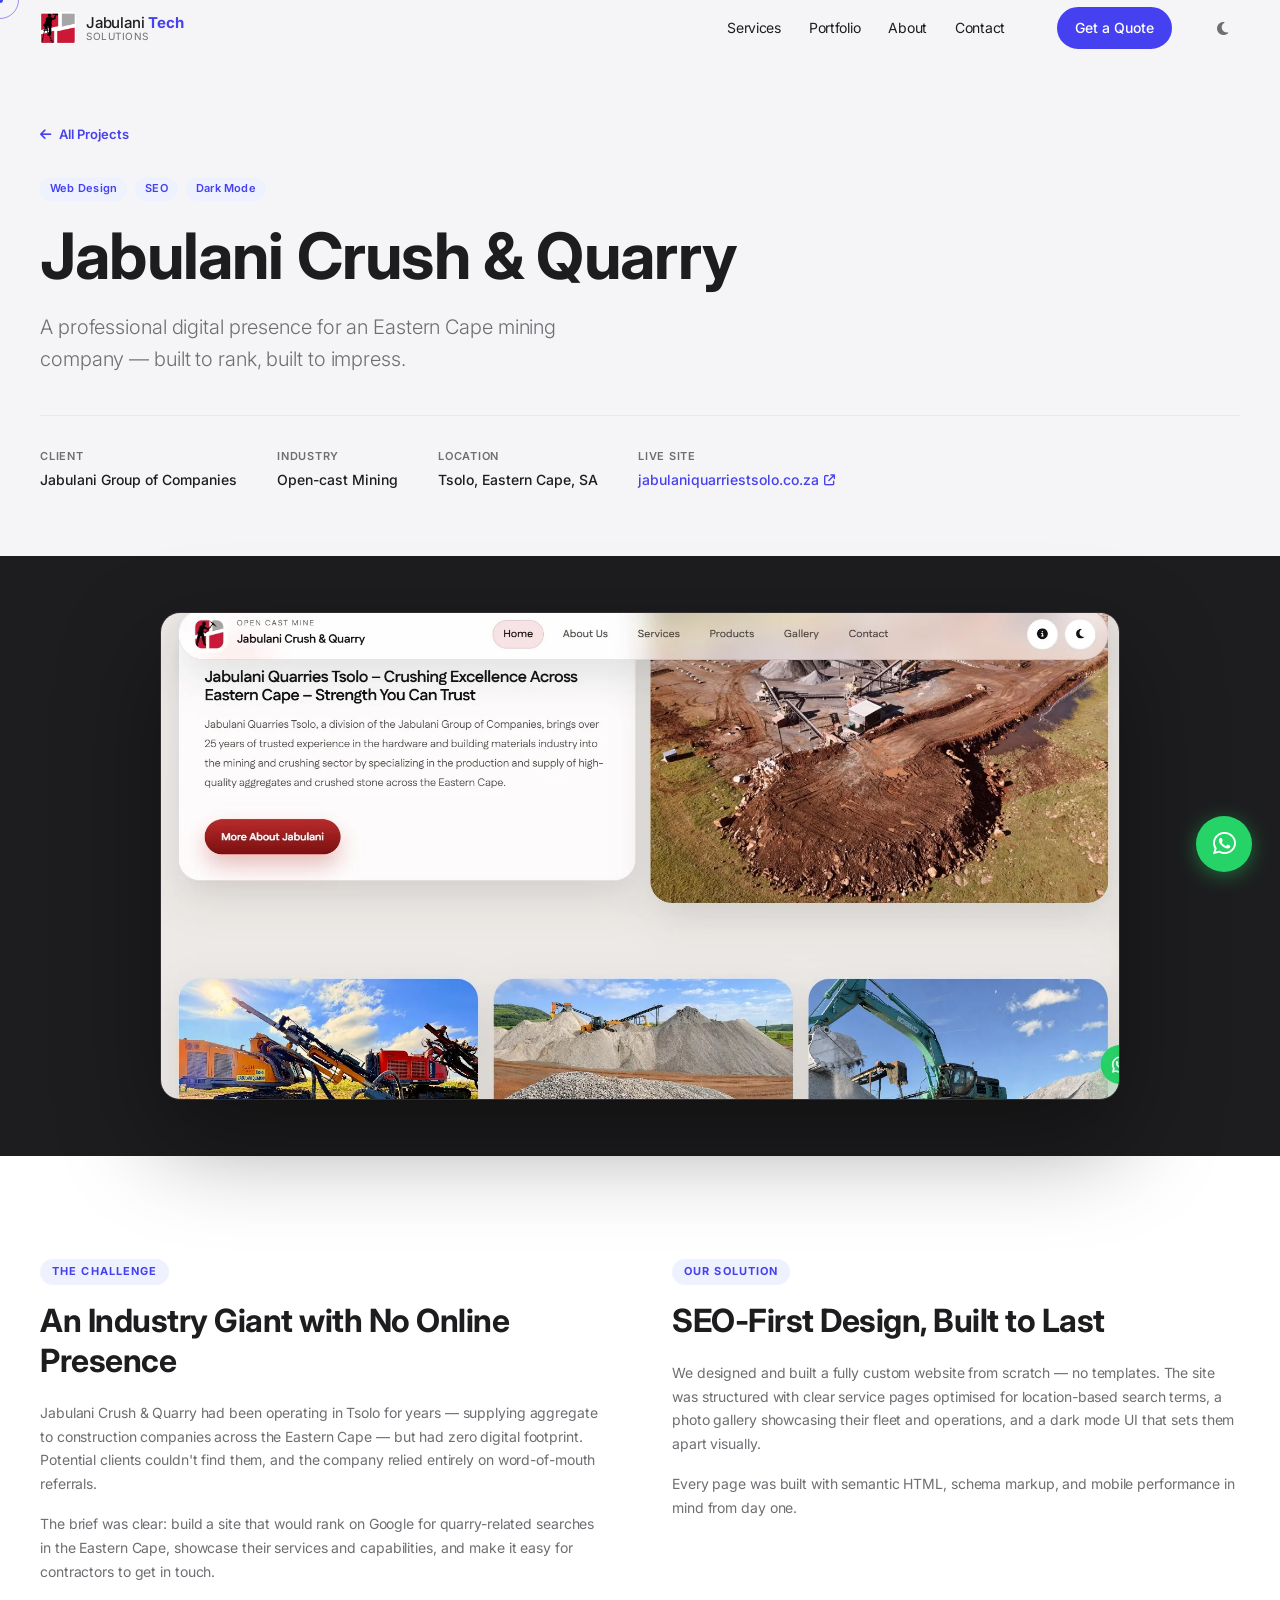
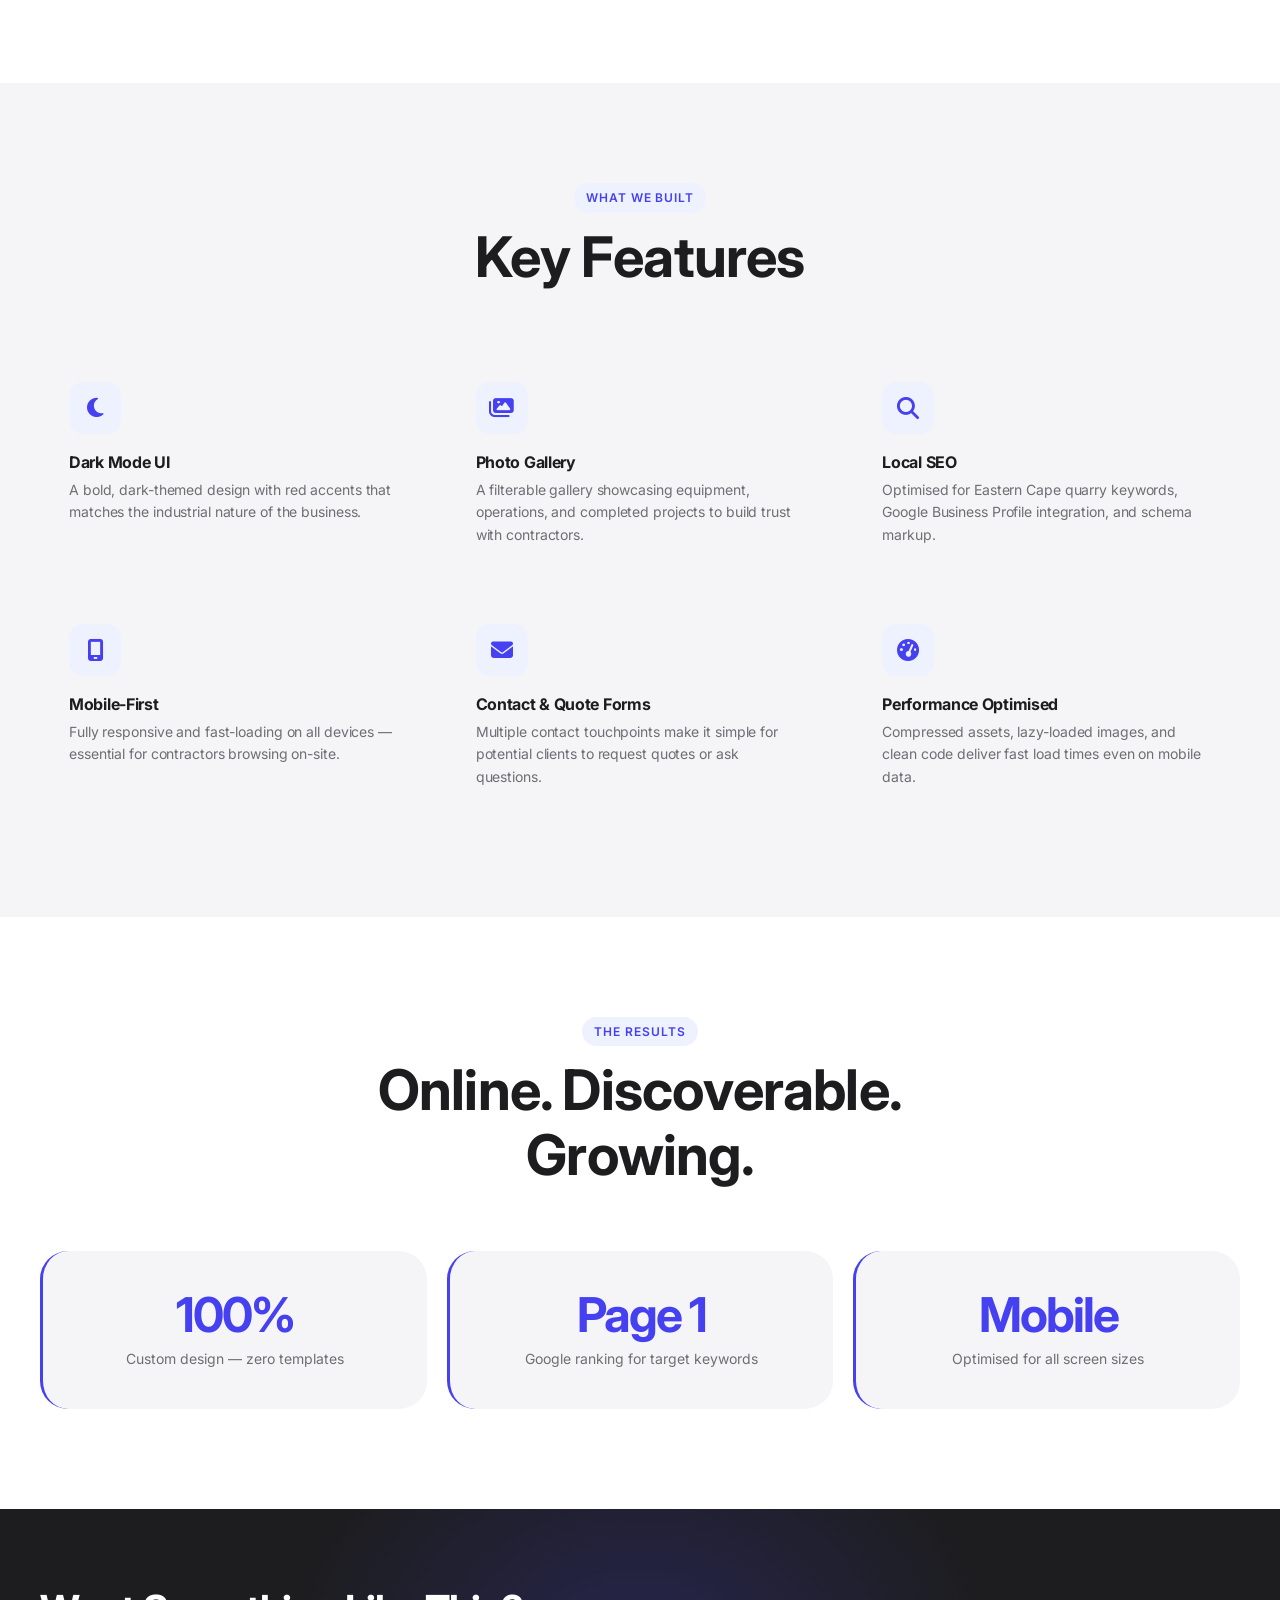
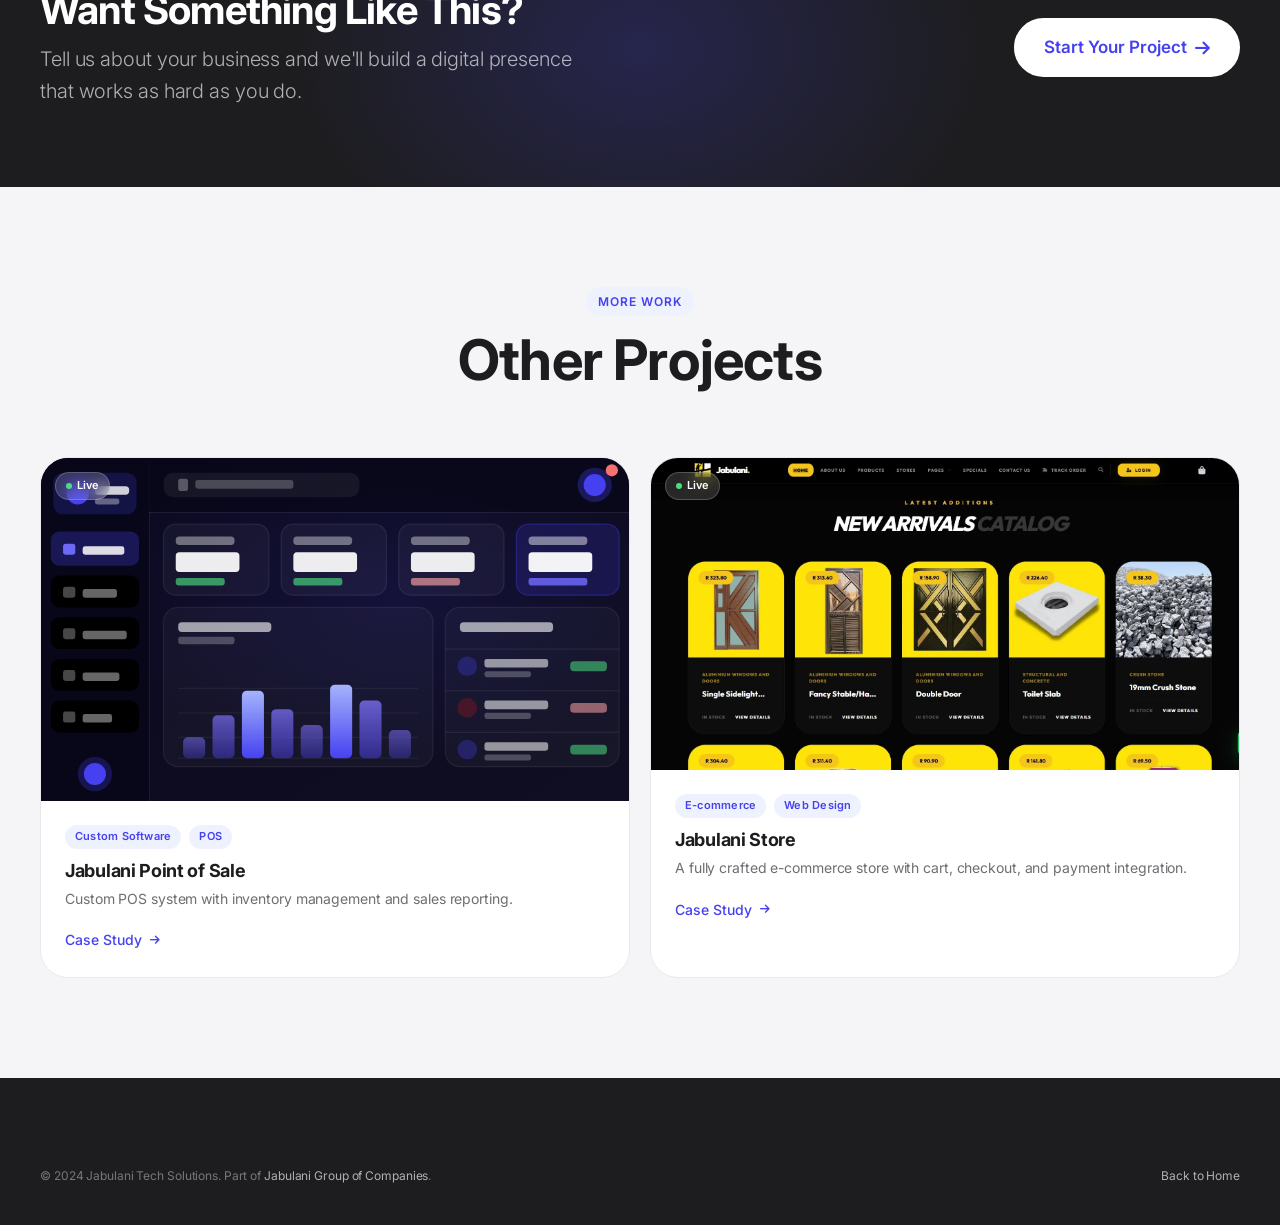
<file: project-quarry.html>
<!DOCTYPE html>
<html lang="en-ZA">
<head>
  <meta charset="UTF-8">
  <meta http-equiv="X-UA-Compatible" content="IE=edge">
  <meta name="viewport" content="width=device-width, initial-scale=1.0">
  <title>Jabulani Crush & Quarry Website — Case Study | Jabulani Tech Solutions</title>
  <meta name="description" content="How Jabulani Tech Solutions built a professional mining company website with dark mode, photo gallery, and SEO for Jabulani Quarries in Tsolo, Eastern Cape.">
  <meta name="robots" content="index, follow">
  <link rel="canonical" href="https://agency.jabulanigroupofcompanies.co.za/project-quarry.html">
  <meta name="theme-color" content="#4641f0">
  <meta property="og:type" content="article">
  <meta property="og:title" content="Jabulani Crush & Quarry Website — Case Study">
  <meta property="og:description" content="How we built a professional mining company website with dark mode, SEO, and a photo gallery for an Eastern Cape quarry.">
  <meta property="og:url" content="https://agency.jabulanigroupofcompanies.co.za/project-quarry.html">
  <meta property="og:image" content="https://agency.jabulanigroupofcompanies.co.za/images/og-image.svg">
  <meta property="og:image:width" content="1200">
  <meta property="og:image:height" content="630">
  <meta property="og:site_name" content="Jabulani Tech Solutions">
  <meta property="og:locale" content="en_ZA">
  <meta name="twitter:card" content="summary_large_image">
  <meta name="twitter:title" content="Jabulani Crush & Quarry Website — Case Study">
  <meta name="twitter:description" content="How we built a professional mining company website with dark mode and SEO.">
  <meta name="twitter:image" content="https://agency.jabulanigroupofcompanies.co.za/images/og-image.svg">
  <link rel="icon" type="image/png" href="images/favicon.png">
  <link rel="preconnect" href="https://fonts.googleapis.com">
  <link rel="preconnect" href="https://fonts.gstatic.com" crossorigin>
  <link href="https://fonts.googleapis.com/css2?family=Inter:wght@300;400;500;600;700&display=swap" rel="stylesheet">
  <link rel="stylesheet" href="https://cdnjs.cloudflare.com/ajax/libs/font-awesome/6.5.1/css/all.min.css" crossorigin="anonymous" referrerpolicy="no-referrer">
  <link rel="stylesheet" href="css/style.css">
  <link rel="stylesheet" href="css/project.css">
  <script>
    (function(){
      var s = localStorage.getItem('jts-theme');
      var d = s ? s === 'dark' : window.matchMedia('(prefers-color-scheme: dark)').matches;
      if (d) document.documentElement.setAttribute('data-theme', 'dark');
    })();
  </script>
</head>
<body>

  <div class="cursor-dot"      id="cursorDot"      aria-hidden="true"></div>
  <div class="cursor-follower" id="cursorFollower"  aria-hidden="true"></div>
  <div class="scroll-progress" id="scrollProgress"  aria-hidden="true"></div>

  <header class="nav" id="nav" role="banner">
    <div class="nav__inner">
      <a class="nav__brand" href="index.html" aria-label="Jabulani Tech Solutions — Home">
        <img src="images/logo.png" alt="Jabulani logo" width="36" height="36" onerror="this.style.display='none'">
        <div class="nav__brand-text">
          <span class="nav__brand-name">Jabulani <strong>Tech</strong></span>
          <span class="nav__brand-sub">Solutions</span>
        </div>
      </a>
      <nav class="nav__links" aria-label="Primary navigation">
        <a href="index.html#services">Services</a>
        <a href="index.html#portfolio">Portfolio</a>
        <a href="index.html#about">About</a>
        <a href="index.html#contact">Contact</a>
      </nav>
      <a class="btn btn--primary nav__cta" href="index.html#contact">Get a Quote</a>
      <button class="theme-toggle" id="themeToggle" aria-label="Toggle dark mode">
        <i class="fa-solid fa-moon" id="themeIcon" aria-hidden="true"></i>
      </button>
      <button class="nav__hamburger" id="hamburger" aria-label="Open navigation menu" aria-expanded="false">
        <span></span><span></span><span></span>
      </button>
    </div>
    <div class="nav__mobile" id="mobileMenu">
      <a href="index.html#services" data-mobile-link>Services</a>
      <a href="index.html#portfolio" data-mobile-link>Portfolio</a>
      <a href="index.html#about" data-mobile-link>About</a>
      <a href="index.html#contact" data-mobile-link>Contact</a>
      <a class="btn btn--primary" href="index.html#contact" data-mobile-link>Get a Free Quote</a>
      <button class="theme-toggle theme-toggle--mobile" id="themeToggleMobile">
        <i class="fa-solid fa-moon" id="themeIconMobile"></i>
        <span id="themeLabel">Switch to dark mode</span>
      </button>
    </div>
  </header>

  <main>

    <!-- PROJECT HERO -->
    <section class="project-hero">
      <div class="container">
        <a class="project-hero__back" href="index.html#portfolio">
          <i class="fa-solid fa-arrow-left"></i> All Projects
        </a>
        <div class="project-hero__tags">
          <span>Web Design</span>
          <span>SEO</span>
          <span>Dark Mode</span>
        </div>
        <h1 class="project-hero__title">Jabulani Crush &amp; Quarry</h1>
        <p class="project-hero__sub">A professional digital presence for an Eastern Cape mining company — built to rank, built to impress.</p>
        <div class="project-hero__meta">
          <div class="project-meta-item">
            <span class="project-meta-item__label">Client</span>
            <span class="project-meta-item__value">Jabulani Group of Companies</span>
          </div>
          <div class="project-meta-item">
            <span class="project-meta-item__label">Industry</span>
            <span class="project-meta-item__value">Open-cast Mining</span>
          </div>
          <div class="project-meta-item">
            <span class="project-meta-item__label">Location</span>
            <span class="project-meta-item__value">Tsolo, Eastern Cape, SA</span>
          </div>
          <div class="project-meta-item">
            <span class="project-meta-item__label">Live Site</span>
            <a class="project-meta-item__value project-meta-item__link" href="https://jabulaniquarriestsolo.co.za/" target="_blank" rel="noopener noreferrer">
              jabulaniquarriestsolo.co.za <i class="fa-solid fa-arrow-up-right-from-square"></i>
            </a>
          </div>
        </div>
      </div>
    </section>

    <!-- MOCKUP IMAGE -->
    <section class="project-mockup">
      <div class="container">
        <div class="project-mockup__frame" data-animate>
          <img src="images/jabulani_quarry.webp" alt="Jabulani Quarries website design preview" width="960" height="560">
        </div>
      </div>
    </section>

    <!-- CHALLENGE / SOLUTION -->
    <section class="section section--white">
      <div class="container project-detail-layout">

        <div class="project-detail-col" data-animate>
          <div class="section-tag">The Challenge</div>
          <h2 class="project-section-title">An Industry Giant with No Online Presence</h2>
          <p>Jabulani Crush &amp; Quarry had been operating in Tsolo for years — supplying aggregate to construction companies across the Eastern Cape — but had zero digital footprint. Potential clients couldn't find them, and the company relied entirely on word-of-mouth referrals.</p>
          <p>The brief was clear: build a site that would rank on Google for quarry-related searches in the Eastern Cape, showcase their services and capabilities, and make it easy for contractors to get in touch.</p>
        </div>

        <div class="project-detail-col" data-animate data-delay="2">
          <div class="section-tag">Our Solution</div>
          <h2 class="project-section-title">SEO-First Design, Built to Last</h2>
          <p>We designed and built a fully custom website from scratch — no templates. The site was structured with clear service pages optimised for location-based search terms, a photo gallery showcasing their fleet and operations, and a dark mode UI that sets them apart visually.</p>
          <p>Every page was built with semantic HTML, schema markup, and mobile performance in mind from day one.</p>
        </div>

      </div>
    </section>

    <!-- FEATURES -->
    <section class="section">
      <div class="container">
        <div class="section-header" data-animate>
          <span class="section-tag">What We Built</span>
          <h2 class="section-title">Key Features</h2>
        </div>
        <div class="project-features-grid">
          <div class="project-feature" data-animate data-delay="1">
            <div class="card__icon-wrap"><i class="fa-solid fa-moon"></i></div>
            <h3>Dark Mode UI</h3>
            <p>A bold, dark-themed design with red accents that matches the industrial nature of the business.</p>
          </div>
          <div class="project-feature" data-animate data-delay="2">
            <div class="card__icon-wrap"><i class="fa-solid fa-images"></i></div>
            <h3>Photo Gallery</h3>
            <p>A filterable gallery showcasing equipment, operations, and completed projects to build trust with contractors.</p>
          </div>
          <div class="project-feature" data-animate data-delay="3">
            <div class="card__icon-wrap"><i class="fa-solid fa-search"></i></div>
            <h3>Local SEO</h3>
            <p>Optimised for Eastern Cape quarry keywords, Google Business Profile integration, and schema markup.</p>
          </div>
          <div class="project-feature" data-animate data-delay="1">
            <div class="card__icon-wrap"><i class="fa-solid fa-mobile-screen"></i></div>
            <h3>Mobile-First</h3>
            <p>Fully responsive and fast-loading on all devices — essential for contractors browsing on-site.</p>
          </div>
          <div class="project-feature" data-animate data-delay="2">
            <div class="card__icon-wrap"><i class="fa-solid fa-envelope"></i></div>
            <h3>Contact &amp; Quote Forms</h3>
            <p>Multiple contact touchpoints make it simple for potential clients to request quotes or ask questions.</p>
          </div>
          <div class="project-feature" data-animate data-delay="3">
            <div class="card__icon-wrap"><i class="fa-solid fa-gauge-high"></i></div>
            <h3>Performance Optimised</h3>
            <p>Compressed assets, lazy-loaded images, and clean code deliver fast load times even on mobile data.</p>
          </div>
        </div>
      </div>
    </section>

    <!-- RESULTS -->
    <section class="section section--white">
      <div class="container">
        <div class="section-header" data-animate>
          <span class="section-tag">The Results</span>
          <h2 class="section-title">Online. Discoverable. Growing.</h2>
        </div>
        <div class="project-results-grid">
          <div class="project-result" data-animate data-delay="1">
            <span class="project-result__number">100%</span>
            <span class="project-result__label">Custom design — zero templates</span>
          </div>
          <div class="project-result" data-animate data-delay="2">
            <span class="project-result__number">Page 1</span>
            <span class="project-result__label">Google ranking for target keywords</span>
          </div>
          <div class="project-result" data-animate data-delay="3">
            <span class="project-result__number">Mobile</span>
            <span class="project-result__label">Optimised for all screen sizes</span>
          </div>
        </div>
      </div>
    </section>

    <!-- CTA -->
    <section class="cta-banner">
      <div class="cta-banner__glow" aria-hidden="true"></div>
      <div class="container cta-banner__inner" data-animate>
        <div class="cta-banner__copy">
          <h2>Want Something Like This?</h2>
          <p>Tell us about your business and we'll build a digital presence that works as hard as you do.</p>
        </div>
        <a class="btn btn--white btn--lg" href="index.html#contact">
          Start Your Project <i class="fa-solid fa-arrow-right"></i>
        </a>
      </div>
    </section>

    <!-- OTHER PROJECTS -->
    <section class="section">
      <div class="container">
        <div class="section-header" data-animate>
          <span class="section-tag">More Work</span>
          <h2 class="section-title">Other Projects</h2>
        </div>
        <div class="portfolio-grid">
          <article class="card card--portfolio" data-animate data-delay="1">
            <div class="card__media">
              <span class="portfolio-live-badge"><span class="live-dot"></span> Live</span>
              <img src="images/project-pos.svg" alt="Jabulani POS" loading="lazy" width="480" height="280">
            </div>
            <div class="card__body">
              <div class="portfolio-tags"><span>Custom Software</span><span>POS</span></div>
              <h3>Jabulani Point of Sale</h3>
              <p>Custom POS system with inventory management and sales reporting.</p>
              <a class="link-arrow" href="project-pos.html">Case Study <i class="fa-solid fa-arrow-right"></i></a>
            </div>
          </article>
          <article class="card card--portfolio" data-animate data-delay="2">
            <div class="card__media">
              <span class="portfolio-live-badge"><span class="live-dot"></span> Live</span>
              <img src="images/jabulani_store.webp" alt="Jabulani Store" loading="lazy" width="480" height="280">
            </div>
            <div class="card__body">
              <div class="portfolio-tags"><span>E-commerce</span><span>Web Design</span></div>
              <h3>Jabulani Store</h3>
              <p>A fully crafted e-commerce store with cart, checkout, and payment integration.</p>
              <a class="link-arrow" href="project-store.html">Case Study <i class="fa-solid fa-arrow-right"></i></a>
            </div>
          </article>
        </div>
      </div>
    </section>

  </main>

  <footer class="footer" role="contentinfo">
    <div class="container">
      <div class="footer__bottom">
        <p>&copy; 2024 Jabulani Tech Solutions. Part of <a href="https://jabulanigroupofcompanies.co.za/" target="_blank" rel="noopener noreferrer">Jabulani Group of Companies</a>.</p>
        <p><a href="index.html">Back to Home</a></p>
      </div>
    </div>
  </footer>

  <a class="whatsapp-float" href="https://wa.me/27660684585?text=Hi%2C%20I%27d%20like%20to%20enquire%20about%20your%20IT%20services." target="_blank" rel="noopener noreferrer" aria-label="Chat on WhatsApp">
    <i class="fa-brands fa-whatsapp" aria-hidden="true"></i>
  </a>

  <script src="js/main.js"></script>
</body>
</html>
</file>
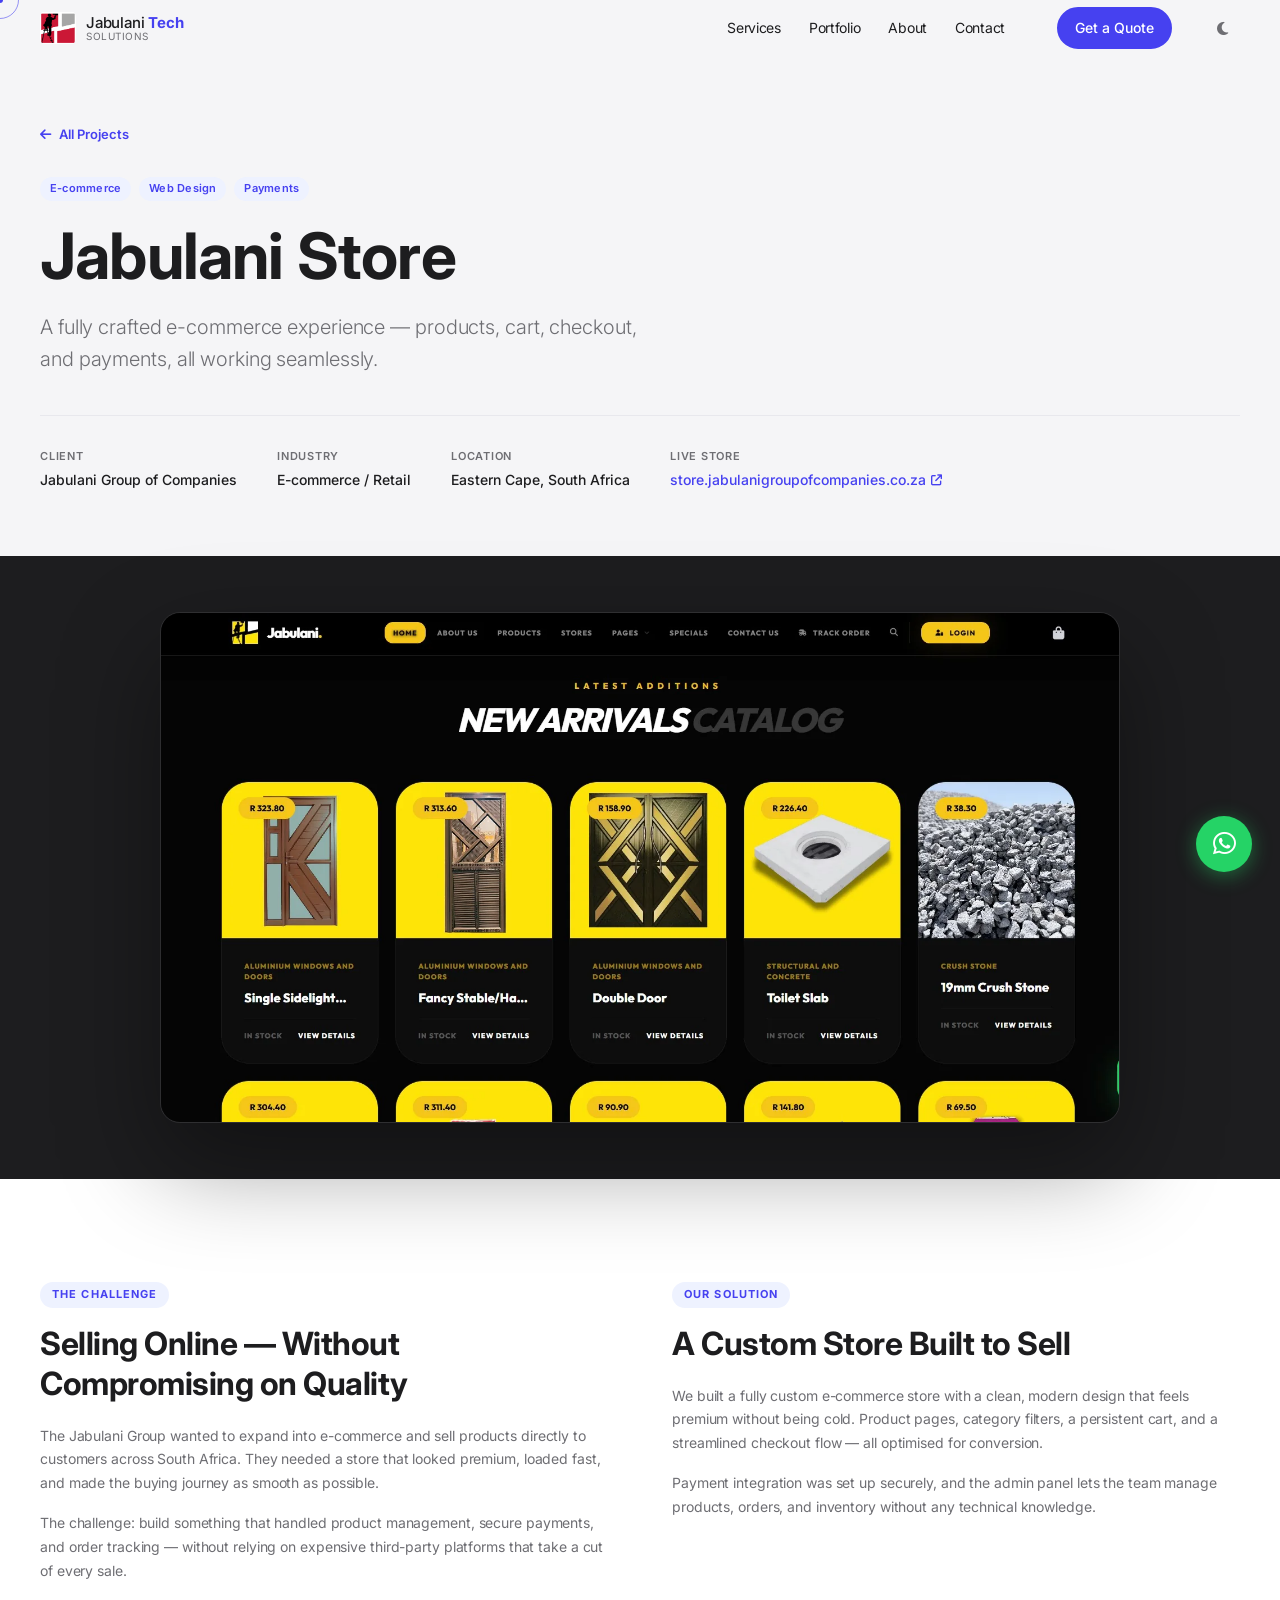
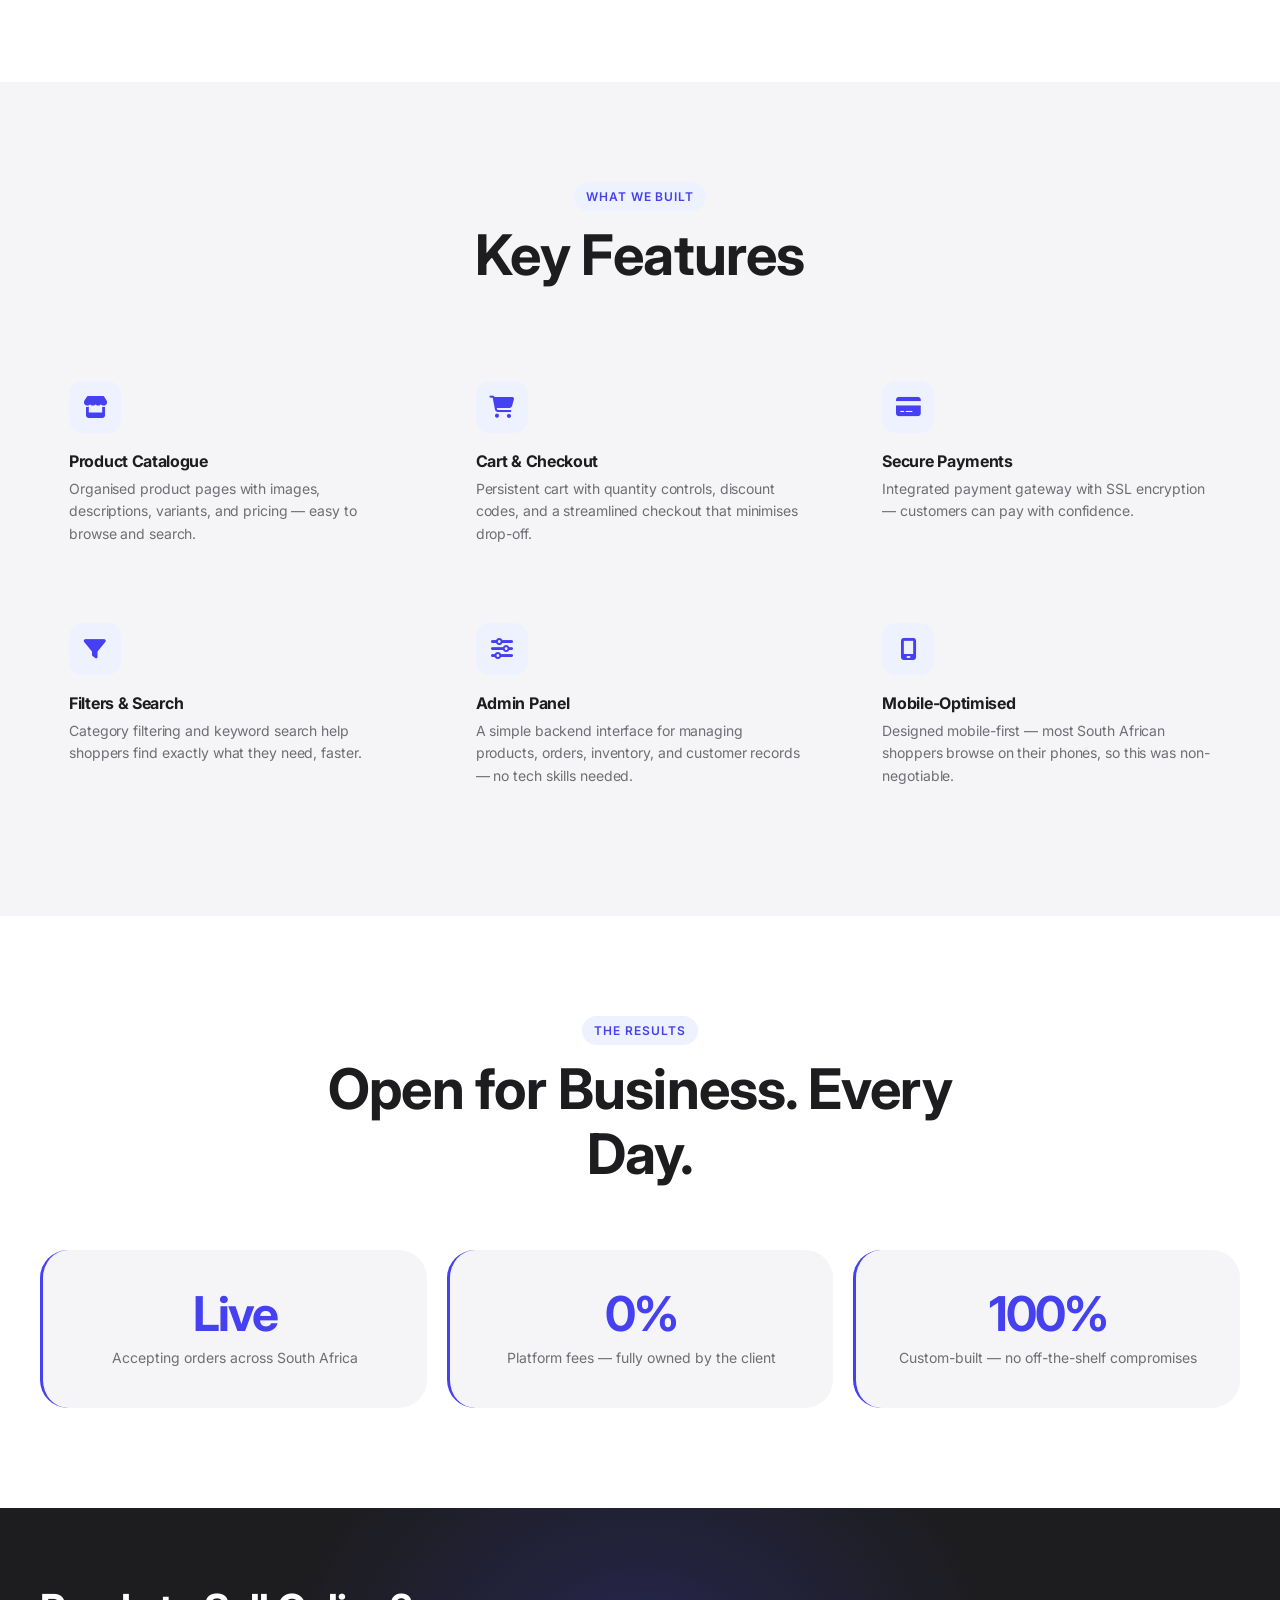
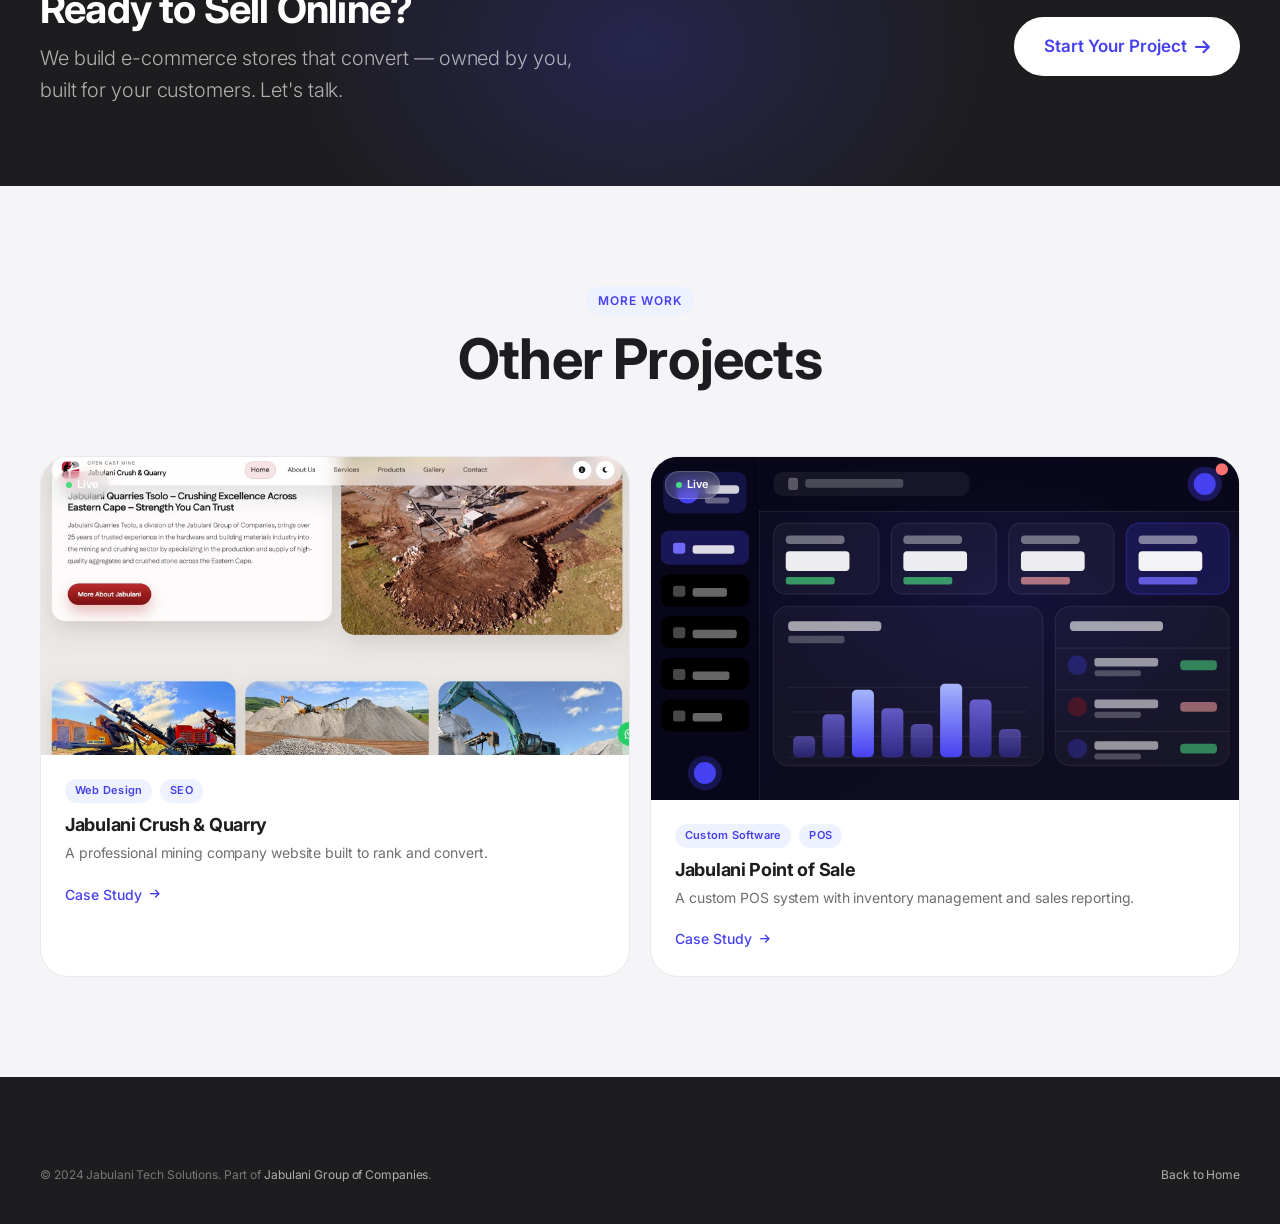
<file: project-store.html>
<!DOCTYPE html>
<html lang="en-ZA">
<head>
  <meta charset="UTF-8">
  <meta http-equiv="X-UA-Compatible" content="IE=edge">
  <meta name="viewport" content="width=device-width, initial-scale=1.0">
  <title>Jabulani Store E-commerce Website — Case Study | Jabulani Tech Solutions</title>
  <meta name="description" content="How Jabulani Tech Solutions built a fully custom e-commerce store with product catalogues, cart, checkout, and secure payment integration for South African retail.">
  <meta name="robots" content="index, follow">
  <link rel="canonical" href="https://agency.jabulanigroupofcompanies.co.za/project-store.html">
  <meta name="theme-color" content="#4641f0">
  <meta property="og:type" content="article">
  <meta property="og:title" content="Jabulani Store E-commerce Website — Case Study">
  <meta property="og:description" content="How we built a fully custom e-commerce store with cart, checkout, and payment integration — no platform fees, fully owned by the client.">
  <meta property="og:url" content="https://agency.jabulanigroupofcompanies.co.za/project-store.html">
  <meta property="og:image" content="https://agency.jabulanigroupofcompanies.co.za/images/og-image.svg">
  <meta property="og:image:width" content="1200">
  <meta property="og:image:height" content="630">
  <meta property="og:site_name" content="Jabulani Tech Solutions">
  <meta property="og:locale" content="en_ZA">
  <meta name="twitter:card" content="summary_large_image">
  <meta name="twitter:title" content="Jabulani Store E-commerce Website — Case Study">
  <meta name="twitter:description" content="Custom e-commerce store with cart, checkout, and payments — 0% platform fees, 100% owned.">
  <meta name="twitter:image" content="https://agency.jabulanigroupofcompanies.co.za/images/og-image.svg">
  <link rel="icon" type="image/png" href="images/favicon.png">
  <link rel="preconnect" href="https://fonts.googleapis.com">
  <link rel="preconnect" href="https://fonts.gstatic.com" crossorigin>
  <link href="https://fonts.googleapis.com/css2?family=Inter:wght@300;400;500;600;700&display=swap" rel="stylesheet">
  <link rel="stylesheet" href="https://cdnjs.cloudflare.com/ajax/libs/font-awesome/6.5.1/css/all.min.css" crossorigin="anonymous" referrerpolicy="no-referrer">
  <link rel="stylesheet" href="css/style.css">
  <link rel="stylesheet" href="css/project.css">
  <script>
    (function(){
      var s = localStorage.getItem('jts-theme');
      var d = s ? s === 'dark' : window.matchMedia('(prefers-color-scheme: dark)').matches;
      if (d) document.documentElement.setAttribute('data-theme', 'dark');
    })();
  </script>
</head>
<body>

  <div class="cursor-dot"      id="cursorDot"      aria-hidden="true"></div>
  <div class="cursor-follower" id="cursorFollower"  aria-hidden="true"></div>
  <div class="scroll-progress" id="scrollProgress"  aria-hidden="true"></div>

  <header class="nav" id="nav" role="banner">
    <div class="nav__inner">
      <a class="nav__brand" href="index.html" aria-label="Jabulani Tech Solutions — Home">
        <img src="images/logo.png" alt="Jabulani logo" width="36" height="36" onerror="this.style.display='none'">
        <div class="nav__brand-text">
          <span class="nav__brand-name">Jabulani <strong>Tech</strong></span>
          <span class="nav__brand-sub">Solutions</span>
        </div>
      </a>
      <nav class="nav__links" aria-label="Primary navigation">
        <a href="index.html#services">Services</a>
        <a href="index.html#portfolio">Portfolio</a>
        <a href="index.html#about">About</a>
        <a href="index.html#contact">Contact</a>
      </nav>
      <a class="btn btn--primary nav__cta" href="index.html#contact">Get a Quote</a>
      <button class="theme-toggle" id="themeToggle" aria-label="Toggle dark mode">
        <i class="fa-solid fa-moon" id="themeIcon" aria-hidden="true"></i>
      </button>
      <button class="nav__hamburger" id="hamburger" aria-label="Open navigation menu" aria-expanded="false">
        <span></span><span></span><span></span>
      </button>
    </div>
    <div class="nav__mobile" id="mobileMenu">
      <a href="index.html#services" data-mobile-link>Services</a>
      <a href="index.html#portfolio" data-mobile-link>Portfolio</a>
      <a href="index.html#about" data-mobile-link>About</a>
      <a href="index.html#contact" data-mobile-link>Contact</a>
      <a class="btn btn--primary" href="index.html#contact" data-mobile-link>Get a Free Quote</a>
      <button class="theme-toggle theme-toggle--mobile" id="themeToggleMobile">
        <i class="fa-solid fa-moon" id="themeIconMobile"></i>
        <span id="themeLabel">Switch to dark mode</span>
      </button>
    </div>
  </header>

  <main>

    <section class="project-hero">
      <div class="container">
        <a class="project-hero__back" href="index.html#portfolio">
          <i class="fa-solid fa-arrow-left"></i> All Projects
        </a>
        <div class="project-hero__tags">
          <span>E-commerce</span>
          <span>Web Design</span>
          <span>Payments</span>
        </div>
        <h1 class="project-hero__title">Jabulani Store</h1>
        <p class="project-hero__sub">A fully crafted e-commerce experience — products, cart, checkout, and payments, all working seamlessly.</p>
        <div class="project-hero__meta">
          <div class="project-meta-item">
            <span class="project-meta-item__label">Client</span>
            <span class="project-meta-item__value">Jabulani Group of Companies</span>
          </div>
          <div class="project-meta-item">
            <span class="project-meta-item__label">Industry</span>
            <span class="project-meta-item__value">E-commerce / Retail</span>
          </div>
          <div class="project-meta-item">
            <span class="project-meta-item__label">Location</span>
            <span class="project-meta-item__value">Eastern Cape, South Africa</span>
          </div>
          <div class="project-meta-item">
            <span class="project-meta-item__label">Live Store</span>
            <a class="project-meta-item__value project-meta-item__link" href="https://store.jabulanigroupofcompanies.co.za/" target="_blank" rel="noopener noreferrer">
              store.jabulanigroupofcompanies.co.za <i class="fa-solid fa-arrow-up-right-from-square"></i>
            </a>
          </div>
        </div>
      </div>
    </section>

    <section class="project-mockup">
      <div class="container">
        <div class="project-mockup__frame" data-animate>
          <img src="images/jabulani_store.webp" alt="Jabulani Store e-commerce website" width="960" height="560">
        </div>
      </div>
    </section>

    <section class="section section--white">
      <div class="container project-detail-layout">
        <div class="project-detail-col" data-animate>
          <div class="section-tag">The Challenge</div>
          <h2 class="project-section-title">Selling Online — Without Compromising on Quality</h2>
          <p>The Jabulani Group wanted to expand into e-commerce and sell products directly to customers across South Africa. They needed a store that looked premium, loaded fast, and made the buying journey as smooth as possible.</p>
          <p>The challenge: build something that handled product management, secure payments, and order tracking — without relying on expensive third-party platforms that take a cut of every sale.</p>
        </div>
        <div class="project-detail-col" data-animate data-delay="2">
          <div class="section-tag">Our Solution</div>
          <h2 class="project-section-title">A Custom Store Built to Sell</h2>
          <p>We built a fully custom e-commerce store with a clean, modern design that feels premium without being cold. Product pages, category filters, a persistent cart, and a streamlined checkout flow — all optimised for conversion.</p>
          <p>Payment integration was set up securely, and the admin panel lets the team manage products, orders, and inventory without any technical knowledge.</p>
        </div>
      </div>
    </section>

    <section class="section">
      <div class="container">
        <div class="section-header" data-animate>
          <span class="section-tag">What We Built</span>
          <h2 class="section-title">Key Features</h2>
        </div>
        <div class="project-features-grid">
          <div class="project-feature" data-animate data-delay="1">
            <div class="card__icon-wrap"><i class="fa-solid fa-store"></i></div>
            <h3>Product Catalogue</h3>
            <p>Organised product pages with images, descriptions, variants, and pricing — easy to browse and search.</p>
          </div>
          <div class="project-feature" data-animate data-delay="2">
            <div class="card__icon-wrap"><i class="fa-solid fa-cart-shopping"></i></div>
            <h3>Cart &amp; Checkout</h3>
            <p>Persistent cart with quantity controls, discount codes, and a streamlined checkout that minimises drop-off.</p>
          </div>
          <div class="project-feature" data-animate data-delay="3">
            <div class="card__icon-wrap"><i class="fa-solid fa-credit-card"></i></div>
            <h3>Secure Payments</h3>
            <p>Integrated payment gateway with SSL encryption — customers can pay with confidence.</p>
          </div>
          <div class="project-feature" data-animate data-delay="1">
            <div class="card__icon-wrap"><i class="fa-solid fa-filter"></i></div>
            <h3>Filters &amp; Search</h3>
            <p>Category filtering and keyword search help shoppers find exactly what they need, faster.</p>
          </div>
          <div class="project-feature" data-animate data-delay="2">
            <div class="card__icon-wrap"><i class="fa-solid fa-sliders"></i></div>
            <h3>Admin Panel</h3>
            <p>A simple backend interface for managing products, orders, inventory, and customer records — no tech skills needed.</p>
          </div>
          <div class="project-feature" data-animate data-delay="3">
            <div class="card__icon-wrap"><i class="fa-solid fa-mobile-screen"></i></div>
            <h3>Mobile-Optimised</h3>
            <p>Designed mobile-first — most South African shoppers browse on their phones, so this was non-negotiable.</p>
          </div>
        </div>
      </div>
    </section>

    <section class="section section--white">
      <div class="container">
        <div class="section-header" data-animate>
          <span class="section-tag">The Results</span>
          <h2 class="section-title">Open for Business. Every Day.</h2>
        </div>
        <div class="project-results-grid">
          <div class="project-result" data-animate data-delay="1">
            <span class="project-result__number">Live</span>
            <span class="project-result__label">Accepting orders across South Africa</span>
          </div>
          <div class="project-result" data-animate data-delay="2">
            <span class="project-result__number">0%</span>
            <span class="project-result__label">Platform fees — fully owned by the client</span>
          </div>
          <div class="project-result" data-animate data-delay="3">
            <span class="project-result__number">100%</span>
            <span class="project-result__label">Custom-built — no off-the-shelf compromises</span>
          </div>
        </div>
      </div>
    </section>

    <section class="cta-banner">
      <div class="cta-banner__glow" aria-hidden="true"></div>
      <div class="container cta-banner__inner" data-animate>
        <div class="cta-banner__copy">
          <h2>Ready to Sell Online?</h2>
          <p>We build e-commerce stores that convert — owned by you, built for your customers. Let's talk.</p>
        </div>
        <a class="btn btn--white btn--lg" href="index.html#contact">
          Start Your Project <i class="fa-solid fa-arrow-right"></i>
        </a>
      </div>
    </section>

    <section class="section">
      <div class="container">
        <div class="section-header" data-animate>
          <span class="section-tag">More Work</span>
          <h2 class="section-title">Other Projects</h2>
        </div>
        <div class="portfolio-grid">
          <article class="card card--portfolio" data-animate data-delay="1">
            <div class="card__media">
              <span class="portfolio-live-badge"><span class="live-dot"></span> Live</span>
              <img src="images/jabulani_quarry.webp" alt="Jabulani Quarries" loading="lazy" width="480" height="280">
            </div>
            <div class="card__body">
              <div class="portfolio-tags"><span>Web Design</span><span>SEO</span></div>
              <h3>Jabulani Crush &amp; Quarry</h3>
              <p>A professional mining company website built to rank and convert.</p>
              <a class="link-arrow" href="project-quarry.html">Case Study <i class="fa-solid fa-arrow-right"></i></a>
            </div>
          </article>
          <article class="card card--portfolio" data-animate data-delay="2">
            <div class="card__media">
              <span class="portfolio-live-badge"><span class="live-dot"></span> Live</span>
              <img src="images/project-pos.svg" alt="Jabulani POS" loading="lazy" width="480" height="280">
            </div>
            <div class="card__body">
              <div class="portfolio-tags"><span>Custom Software</span><span>POS</span></div>
              <h3>Jabulani Point of Sale</h3>
              <p>A custom POS system with inventory management and sales reporting.</p>
              <a class="link-arrow" href="project-pos.html">Case Study <i class="fa-solid fa-arrow-right"></i></a>
            </div>
          </article>
        </div>
      </div>
    </section>

  </main>

  <footer class="footer" role="contentinfo">
    <div class="container">
      <div class="footer__bottom">
        <p>&copy; 2024 Jabulani Tech Solutions. Part of <a href="https://jabulanigroupofcompanies.co.za/" target="_blank" rel="noopener noreferrer">Jabulani Group of Companies</a>.</p>
        <p><a href="index.html">Back to Home</a></p>
      </div>
    </div>
  </footer>

  <a class="whatsapp-float" href="https://wa.me/27660684585?text=Hi%2C%20I%27d%20like%20to%20enquire%20about%20your%20IT%20services." target="_blank" rel="noopener noreferrer" aria-label="Chat on WhatsApp">
    <i class="fa-brands fa-whatsapp" aria-hidden="true"></i>
  </a>

  <script src="js/main.js"></script>
</body>
</html>
</file>
<file: css/style.css>
/* ═══════════════════════════════════════════════════════
   JABULANI TECH SOLUTIONS — Design System
   Apple-inspired · Deep Indigo · Inter Typeface
   ═══════════════════════════════════════════════════════ */

/* ─── 1. DESIGN TOKENS ─────────────────────────────── */
:root {
  /* Colors */
  --color-ink:          #1d1d1f;
  --color-graphite:     #6e6e73;
  --color-fog:          #f5f5f7;
  --color-snow:         #ffffff;
  --color-border:       #d2d2d7;
  --color-border-light: #e8e8ed;

  /* Indigo accent system */
  --color-accent:       #4641f0;
  --color-accent-hover: #3a35e0;
  --color-accent-dark:  #2e29c8;
  --color-accent-tint:  #eef2ff;
  --color-accent-mid:   rgba(70, 65, 240, 0.12);

  /* Semantic */
  --color-success:      #28a745;
  --color-error:        #dc3545;
  --color-whatsapp:     #25d366;

  /* Surfaces */
  --surface-canvas:     #f5f5f7;
  --surface-card:       #ffffff;
  --surface-dark:       #1d1d1f;

  /* Typography */
  --font: 'Inter', ui-sans-serif, system-ui, -apple-system, sans-serif;

  /* Type scale (adapted from design.md) */
  --text-display:    72px;
  --text-heading-lg: 56px;
  --text-heading:    40px;
  --text-heading-sm: 28px;
  --text-subheading: 20px;
  --text-body:       17px;
  --text-body-sm:    14px;
  --text-caption:    12px;

  /* Line heights */
  --leading-tight:   1.06;
  --leading-snug:    1.15;
  --leading-normal:  1.40;
  --leading-relaxed: 1.60;

  /* Letter spacing */
  --tracking-display:  -1.8px;
  --tracking-heading:  -0.8px;
  --tracking-heading-sm: -0.3px;
  --tracking-body:     -0.1px;

  /* Spacing scale (4px base) */
  --sp-4:   4px;
  --sp-8:   8px;
  --sp-12:  12px;
  --sp-16:  16px;
  --sp-20:  20px;
  --sp-24:  24px;
  --sp-28:  28px;
  --sp-32:  32px;
  --sp-40:  40px;
  --sp-48:  48px;
  --sp-64:  64px;
  --sp-80:  80px;
  --sp-120: 120px;

  /* Radius */
  --radius-card:   28px;
  --radius-button: 999px;
  --radius-input:  12px;
  --radius-sm:     10px;
  --radius-badge:  999px;

  /* Layout */
  --max-width:    1200px;
  --nav-height:   56px;
  --section-gap:  100px;

  /* Motion */
  --duration:         0.344s;
  --duration-fast:    0.15s;
  --duration-slow:    0.6s;
  --ease:             cubic-bezier(0.4, 0, 0.2, 1);
}


/* ─── 1b. DARK MODE TOKENS ──────────────────────────── */
[data-theme="dark"] {
  --color-ink:          #f5f5f7;
  --color-graphite:     #a1a1a6;
  --color-fog:          #1c1c24;
  --color-snow:         #17171f;
  --color-border:       rgba(255, 255, 255, 0.12);
  --color-border-light: rgba(255, 255, 255, 0.08);

  --color-accent:       #6d68f5;
  --color-accent-hover: #7d78f7;
  --color-accent-dark:  #5550d4;
  --color-accent-tint:  rgba(109, 104, 245, 0.14);
  --color-accent-mid:   rgba(109, 104, 245, 0.22);

  --surface-canvas:     #0e0e15;
  --surface-card:       #17171f;
  --surface-dark:       #09090f;
}

/* Body background & transition */
[data-theme="dark"] body {
  background: var(--surface-canvas);
}

/* Smooth color transitions on theme switch */
body {
  transition: background-color 0.3s ease, color 0.3s ease;
}

/* ─── 2. RESET & BASE ───────────────────────────────── */
*, *::before, *::after {
  box-sizing: border-box;
  margin: 0;
  padding: 0;
}

html {
  scroll-behavior: smooth;
  -webkit-text-size-adjust: 100%;
}

body {
  font-family: var(--font);
  font-size: var(--text-body);
  line-height: var(--leading-relaxed);
  color: var(--color-ink);
  background: var(--surface-canvas);
  -webkit-font-smoothing: antialiased;
  -moz-osx-font-smoothing: grayscale;
}

img, video, svg {
  display: block;
  max-width: 100%;
}

a {
  color: inherit;
  text-decoration: none;
}

ul { list-style: none; }

button {
  font: inherit;
  cursor: pointer;
  border: none;
  background: none;
}

input, select, textarea {
  font: inherit;
  color: var(--color-ink);
}

abbr[title] {
  text-decoration: none;
  color: var(--color-accent);
}


/* ─── 3. LAYOUT UTILITIES ───────────────────────────── */
.container {
  width: min(var(--max-width), calc(100% - 48px));
  margin-inline: auto;
}

.section {
  padding-block: var(--section-gap);
}

.section--white {
  background: var(--surface-card);
}


/* ─── 4. TYPOGRAPHY ─────────────────────────────────── */
h1, h2, h3, h4 {
  font-weight: 700;
  color: var(--color-ink);
  line-height: var(--leading-tight);
}

h1 { font-size: clamp(52px, 7vw, var(--text-display)); letter-spacing: var(--tracking-display); }
h2 { font-size: clamp(32px, 4.5vw, var(--text-heading-lg)); letter-spacing: var(--tracking-heading); }
h3 { font-size: clamp(20px, 2.5vw, var(--text-heading-sm)); letter-spacing: var(--tracking-heading-sm); }

p {
  color: var(--color-graphite);
  letter-spacing: var(--tracking-body);
}


/* ─── 5. SECTION HEADERS ────────────────────────────── */
.section-header {
  text-align: center;
  max-width: 680px;
  margin: 0 auto var(--sp-64);
}

.section-title {
  margin-block: var(--sp-12) var(--sp-16);
  line-height: var(--leading-snug);
}

.section-sub {
  font-size: var(--text-subheading);
  font-weight: 300;
  letter-spacing: -0.2px;
  color: var(--color-graphite);
  line-height: var(--leading-normal);
}

.section-tag {
  display: inline-block;
  font-size: var(--text-caption);
  font-weight: 600;
  letter-spacing: 0.08em;
  text-transform: uppercase;
  color: var(--color-accent);
  background: var(--color-accent-tint);
  padding: 5px 12px;
  border-radius: var(--radius-badge);
}


/* ─── 6. BADGES ─────────────────────────────────────── */
.badge {
  display: inline-flex;
  align-items: center;
  gap: var(--sp-8);
  font-size: var(--text-caption);
  font-weight: 500;
  color: var(--color-graphite);
  background: var(--surface-card);
  border: 1px solid var(--color-border-light);
  border-radius: var(--radius-badge);
  padding: 6px 16px;
}

.badge--hero {
  margin-bottom: var(--sp-24);
}


/* ─── 7. BUTTONS ─────────────────────────────────────── */
.btn {
  display: inline-flex;
  align-items: center;
  gap: var(--sp-8);
  font-size: var(--text-body);
  font-weight: 500;
  border-radius: var(--radius-button);
  padding: 10px 22px;
  transition: all var(--duration-fast) var(--ease);
  cursor: pointer;
  text-decoration: none;
  white-space: nowrap;
}

.btn--primary {
  background: var(--color-accent);
  color: #fff;
  border: 2px solid var(--color-accent);
}

.btn--primary:hover,
.btn--primary:focus-visible {
  background: var(--color-accent-hover);
  border-color: var(--color-accent-hover);
  transform: translateY(-1px);
}

.btn--ghost {
  background: transparent;
  color: var(--color-ink);
  border: 2px solid var(--color-border);
}

.btn--ghost:hover,
.btn--ghost:focus-visible {
  border-color: var(--color-ink);
}

.btn--white {
  background: #fff;
  color: var(--color-accent);
  border: 2px solid #fff;
  font-weight: 600;
}

.btn--white:hover {
  background: var(--color-fog);
  border-color: var(--color-fog);
}

.btn--whatsapp {
  background: var(--color-whatsapp);
  color: #fff;
  border: 2px solid var(--color-whatsapp);
  width: 100%;
  justify-content: center;
  font-size: var(--text-body-sm);
  font-weight: 600;
}

.btn--whatsapp:hover {
  background: #1db954;
  border-color: #1db954;
}

.btn--lg {
  padding: 14px 28px;
  font-size: var(--text-body);
}

.btn--full {
  width: 100%;
  justify-content: center;
}

.btn:focus-visible {
  outline: 3px solid var(--color-accent);
  outline-offset: 3px;
}


/* ─── 8. NAVIGATION ─────────────────────────────────── */
.nav {
  position: fixed;
  top: 0;
  left: 0;
  right: 0;
  z-index: 900;
  /* No fixed height — nav grows to contain the mobile drawer */
  transition: background var(--duration) var(--ease), box-shadow var(--duration) var(--ease);
}

.nav.is-scrolled {
  background: rgba(255, 255, 255, 0.88);
  backdrop-filter: saturate(180%) blur(20px);
  -webkit-backdrop-filter: saturate(180%) blur(20px);
  box-shadow: 0 1px 0 var(--color-border-light);
}

.nav__inner {
  display: flex;
  align-items: center;
  gap: var(--sp-32);
  height: var(--nav-height);
  width: min(var(--max-width), calc(100% - 48px));
  margin-inline: auto;
}

.nav__brand {
  display: flex;
  align-items: center;
  gap: var(--sp-10, 10px);
  flex-shrink: 0;
}

.nav__brand img {
  width: 36px;
  height: 36px;
  border-radius: 8px;
  object-fit: contain;
}

.nav__brand-text {
  display: flex;
  flex-direction: column;
  line-height: 1.15;
}

.nav__brand-name {
  font-size: 15px;
  font-weight: 500;
  color: var(--color-ink);
  letter-spacing: -0.2px;
}

.nav__brand-name strong {
  font-weight: 700;
  color: var(--color-accent);
}

.nav__brand-sub {
  font-size: 10px;
  font-weight: 400;
  color: var(--color-graphite);
  letter-spacing: 0.05em;
  text-transform: uppercase;
}

.nav__links {
  display: flex;
  align-items: center;
  gap: var(--sp-4);
  margin-left: auto;
}

.nav__links a {
  font-size: var(--text-body-sm);
  font-weight: 400;
  color: var(--color-ink);
  padding: 6px 12px;
  border-radius: 8px;
  transition: background var(--duration-fast) var(--ease);
  letter-spacing: -0.02em;
}

.nav__links a:hover {
  background: var(--color-fog);
}

.nav__cta {
  margin-left: var(--sp-8);
  font-size: var(--text-body-sm);
  padding: 8px 16px;
  flex-shrink: 0;
}

/* Hamburger */
.nav__hamburger {
  display: none;
  flex-direction: column;
  justify-content: center;
  gap: 5px;
  width: 36px;
  height: 36px;
  padding: 4px;
  border-radius: 8px;
  transition: background var(--duration-fast) var(--ease);
  margin-left: auto;
}

.nav__hamburger span {
  display: block;
  height: 2px;
  background: var(--color-ink);
  border-radius: 2px;
  transition: all var(--duration) var(--ease);
  transform-origin: center;
}

.nav__hamburger.is-open span:nth-child(1) {
  transform: translateY(7px) rotate(45deg);
}

.nav__hamburger.is-open span:nth-child(2) {
  opacity: 0;
}

.nav__hamburger.is-open span:nth-child(3) {
  transform: translateY(-7px) rotate(-45deg);
}

/* Mobile menu */
.nav__mobile {
  display: none;
  flex-direction: column;
  padding: var(--sp-16) var(--sp-24) var(--sp-24);
  background: rgba(255, 255, 255, 0.97);
  backdrop-filter: blur(20px);
  -webkit-backdrop-filter: blur(20px);
  border-top: 1px solid var(--color-border-light);
  gap: var(--sp-4);
  max-height: calc(100vh - var(--nav-height));
  overflow-y: auto;
}

.nav__mobile.is-open {
  display: flex;
}

.nav__mobile a {
  font-size: 17px;
  font-weight: 400;
  color: var(--color-ink);
  padding: 12px 8px;
  border-radius: 10px;
  transition: background var(--duration-fast) var(--ease);
}

.nav__mobile a:hover {
  background: var(--color-fog);
}

.nav__mobile .btn {
  margin-top: var(--sp-12);
  justify-content: center;
}

.theme-toggle.theme-toggle--mobile {
  display: flex;
  align-items: center;
  gap: var(--sp-10, 10px);
  width: 100%;
  height: auto;
  padding: 12px 8px;
  border-radius: 10px;
  font-size: 15px;
  color: var(--color-graphite);
  background: transparent;
  transition: background var(--duration-fast) var(--ease);
  margin-top: var(--sp-8);
  border-top: 1px solid var(--color-border-light);
  padding-top: 16px;
  border-radius: 0;
}

.theme-toggle--mobile span {
  font-size: var(--text-body-sm);
  color: var(--color-graphite);
  white-space: nowrap;
}

.theme-toggle--mobile:hover {
  background: var(--color-fog);
}

[data-theme="dark"] .theme-toggle--mobile {
  color: #f5c542;
}

[data-theme="dark"] .theme-toggle--mobile span {
  color: var(--color-graphite);
}

[data-theme="dark"] .theme-toggle--mobile:hover {
  background: rgba(255,255,255,0.06);
}


/* ─── 9. HERO ────────────────────────────────────────── */
.hero {
  position: relative;
  min-height: 100vh;
  padding-top: var(--nav-height);
  background: var(--surface-canvas);
  overflow: hidden;
  display: flex;
  flex-direction: column;
}

/* Dot grid background */
.hero__bg-dots {
  position: absolute;
  inset: 0;
  background-image: radial-gradient(circle, rgba(70, 65, 240, 0.10) 1px, transparent 1px);
  background-size: 36px 36px;
  pointer-events: none;
  opacity: 0.7;
}

/* Radial indigo glow */
.hero__bg-glow {
  position: absolute;
  top: -10%;
  right: -5%;
  width: 55%;
  height: 70%;
  background: radial-gradient(ellipse, rgba(70, 65, 240, 0.07) 0%, transparent 65%);
  pointer-events: none;
}

.hero__content {
  display: grid;
  grid-template-columns: 1fr 1fr;
  align-items: center;
  gap: var(--sp-64);
  flex: 1;
  padding-top: var(--sp-80);
  padding-bottom: var(--sp-64);
  position: relative;
  z-index: 1;
}

/* Text side */
.hero__text {
  display: flex;
  flex-direction: column;
  align-items: flex-start;
}

.hero__headline {
  font-size: clamp(52px, 7.5vw, 88px);
  font-weight: 700;
  line-height: 1.02;
  letter-spacing: -2.5px;
  color: var(--color-ink);
  margin-bottom: var(--sp-20);
}

.hero__sub {
  font-size: var(--text-subheading);
  font-weight: 300;
  color: var(--color-graphite);
  letter-spacing: -0.2px;
  line-height: 1.5;
  max-width: 480px;
  margin-bottom: var(--sp-32);
}

.hero__actions {
  display: flex;
  align-items: center;
  gap: var(--sp-12);
  flex-wrap: wrap;
}

/* Trust strip */
.hero__trust {
  position: relative;
  z-index: 1;
  border-top: 1px solid var(--color-border-light);
  background: rgba(255,255,255,0.6);
  backdrop-filter: blur(8px);
  -webkit-backdrop-filter: blur(8px);
  padding: var(--sp-16) 0;
}

.hero__trust .container {
  display: flex;
  align-items: center;
  gap: var(--sp-20);
  flex-wrap: wrap;
}

.hero__trust-label {
  font-size: var(--text-caption);
  font-weight: 500;
  color: var(--color-graphite);
  letter-spacing: 0.04em;
  text-transform: uppercase;
  white-space: nowrap;
}

.hero__trust-links {
  display: flex;
  align-items: center;
  gap: var(--sp-12);
  flex-wrap: wrap;
}

.hero__trust-links a {
  font-size: var(--text-caption);
  font-weight: 500;
  color: var(--color-accent);
  display: flex;
  align-items: center;
  gap: 5px;
  transition: opacity var(--duration-fast) var(--ease);
}

.hero__trust-links a:hover { opacity: 0.7; }

.trust-sep {
  color: var(--color-border);
  font-size: 18px;
}

/* Scroll hint */
.hero__scroll {
  position: absolute;
  bottom: var(--sp-24);
  left: 50%;
  transform: translateX(-50%);
  z-index: 2;
}

.hero__scroll-dot {
  display: block;
  width: 8px;
  height: 8px;
  background: var(--color-border);
  border-radius: 999px;
  animation: scrollBob 1.6s ease-in-out infinite;
}

@keyframes scrollBob {
  0%, 100% { transform: translateY(0); opacity: 1; }
  50%       { transform: translateY(8px); opacity: 0.4; }
}

/* Browser mockup */
.hero__visual {
  position: relative;
  display: flex;
  justify-content: center;
  align-items: center;
}

.mockup-browser {
  width: 100%;
  max-width: 460px;
  border-radius: 16px;
  overflow: hidden;
  border: 1px solid var(--color-border-light);
  background: var(--surface-card);
  box-shadow: 0 32px 80px rgba(70, 65, 240, 0.14), 0 8px 24px rgba(0,0,0,0.08);
  transform: perspective(1000px) rotateY(-4deg) rotateX(2deg);
  transition: transform 0.4s var(--ease);
}

.mockup-browser:hover {
  transform: perspective(1000px) rotateY(-1deg) rotateX(0deg);
}

.mockup-browser__bar {
  display: flex;
  align-items: center;
  gap: var(--sp-8);
  padding: 10px 14px;
  background: #e8e8ed;
  border-bottom: 1px solid var(--color-border-light);
}

.mockup-browser__dots {
  display: flex;
  gap: 5px;
}

.mockup-browser__dots span {
  width: 10px;
  height: 10px;
  border-radius: 999px;
}

.dot-red    { background: #ff5f56; }
.dot-yellow { background: #ffbd2e; }
.dot-green  { background: #27c93f; }

.mockup-browser__url {
  flex: 1;
  text-align: center;
  font-size: 11px;
  color: #6e6e73;
  background: #fff;
  border-radius: 6px;
  padding: 3px 10px;
  white-space: nowrap;
  overflow: hidden;
  text-overflow: ellipsis;
}

.mockup-browser__screen {
  padding: 14px;
  background: var(--color-fog);
  min-height: 280px;
  display: flex;
  flex-direction: column;
  gap: 10px;
}

.mockup-nav {
  height: 28px;
  background: var(--surface-card);
  border-radius: 6px;
}

.mockup-hero-area {
  height: 100px;
  background: linear-gradient(135deg, #1d1d1f 0%, #3a35e0 60%, #7c70f5 100%);
  border-radius: 10px;
}

.mockup-cards {
  display: grid;
  grid-template-columns: repeat(3, 1fr);
  gap: 8px;
}

.mockup-card {
  height: 54px;
  background: var(--surface-card);
  border-radius: 8px;
}

.mockup-text-lines {
  display: flex;
  flex-direction: column;
  gap: 6px;
  padding-inline: 4px;
}

.mockup-text-lines span {
  height: 8px;
  background: var(--color-border-light);
  border-radius: 4px;
  display: block;
  width: 100%;
}

/* Floating stat cards */
.hero__floating-card {
  position: absolute;
  display: flex;
  align-items: center;
  gap: var(--sp-10, 10px);
  background: var(--surface-card);
  border: 1px solid var(--color-border-light);
  border-radius: 14px;
  padding: 10px 16px;
  box-shadow: 0 8px 24px rgba(0,0,0,0.10);
  animation: floatCard 4s ease-in-out infinite;
}

.hero__floating-card i {
  font-size: 20px;
  color: var(--color-accent);
}

.hero__floating-card strong {
  display: block;
  font-size: 13px;
  font-weight: 600;
  color: var(--color-ink);
  letter-spacing: -0.2px;
}

.hero__floating-card span {
  display: block;
  font-size: 11px;
  color: var(--color-graphite);
}

.hero__floating-card--pos {
  bottom: 20%;
  left: -5%;
  animation-delay: 0s;
}

.hero__floating-card--seo {
  top: 10%;
  right: -4%;
  animation-delay: 2s;
}

@keyframes floatCard {
  0%, 100% { transform: translateY(0); }
  50%       { transform: translateY(-8px); }
}


/* ─── 10. TICKER STRIP ──────────────────────────────── */
.ticker-wrap {
  overflow: hidden;
  background: var(--color-accent);
  padding-block: 12px;
  white-space: nowrap;
  border-top: 1px solid var(--color-accent-dark);
  border-bottom: 1px solid var(--color-accent-dark);
}

.ticker-track {
  display: inline-flex;
  gap: var(--sp-24);
  animation: ticker 30s linear infinite;
  font-size: var(--text-body-sm);
  font-weight: 500;
  letter-spacing: 0.03em;
  color: rgba(255,255,255,0.92);
}

.ticker-track span { padding-inline: var(--sp-4); }

.ticker-dot {
  color: rgba(255,255,255,0.4) !important;
  font-size: 10px;
}

@keyframes ticker {
  from { transform: translateX(0); }
  to   { transform: translateX(-50%); }
}


/* ─── 11. SERVICE CARDS ─────────────────────────────── */
.services-grid {
  display: grid;
  grid-template-columns: repeat(3, 1fr);
  gap: var(--sp-20);
}

.card {
  border-radius: var(--radius-card);
  padding: var(--sp-28);
  background: var(--surface-card);
  transition: transform var(--duration) var(--ease);
}

.card--service {
  background: var(--color-fog);
  border: 1px solid transparent;
  transition: border-color var(--duration) var(--ease), transform var(--duration) var(--ease);
}

.card--service:hover {
  border-color: var(--color-border-light);
  transform: translateY(-3px);
}

.card__icon-wrap {
  width: 52px;
  height: 52px;
  display: flex;
  align-items: center;
  justify-content: center;
  background: var(--color-accent-tint);
  border-radius: 14px;
  margin-bottom: var(--sp-20);
  font-size: 22px;
  color: var(--color-accent);
}

.card--service h3 {
  font-size: var(--text-heading-sm);
  font-weight: 700;
  color: var(--color-ink);
  margin-bottom: var(--sp-12);
  letter-spacing: -0.3px;
}

.card--service > p {
  font-size: var(--text-body-sm);
  color: var(--color-graphite);
  line-height: 1.6;
  margin-bottom: var(--sp-20);
}

.card__list {
  display: flex;
  flex-direction: column;
  gap: var(--sp-8);
}

.card__list li {
  display: flex;
  align-items: center;
  gap: var(--sp-8);
  font-size: var(--text-body-sm);
  color: var(--color-graphite);
}

.card__list li i {
  color: var(--color-accent);
  font-size: 13px;
  flex-shrink: 0;
}


/* ─── 12. PORTFOLIO CARDS ───────────────────────────── */
.portfolio-grid {
  display: grid;
  grid-template-columns: repeat(2, 1fr);
  gap: var(--sp-20);
}

.card--portfolio {
  background: var(--surface-card);
  overflow: hidden;
  padding: 0;
  border: 1px solid var(--color-border-light);
  transform-style: preserve-3d;
  will-change: transform;
  transition: transform var(--duration) var(--ease), box-shadow var(--duration) var(--ease);
}

.card--portfolio:hover {
  transform: translateY(-4px);
  box-shadow: 0 20px 48px rgba(70, 65, 240, 0.10);
}

.card__media {
  position: relative;
  overflow: hidden;
  padding: 0;
  display: flex;
  flex-direction: column;
}

.card__media img {
  width: 100%;
  height: auto;
  display: block;
}

.card__media .portfolio-live-badge {
  position: absolute;
  top: 14px;
  left: 14px;
  z-index: 2;
}

.card__media--quarry {
  background: linear-gradient(150deg, #1a0e0e 0%, #5c1515 40%, #b31818 75%, #c94b1a 100%);
}

.card__media--pos {
  background: linear-gradient(150deg, #0c0a1e 0%, #1e1860 40%, var(--color-accent) 75%, #7c70f5 100%);
}

.card__media--group {
  background: linear-gradient(150deg, #0e0e0e 0%, #2a2000 40%, #7a5500 75%, #c49a0a 100%);
}

.portfolio-live-badge {
  display: inline-flex;
  align-items: center;
  gap: 5px;
  font-size: 11px;
  font-weight: 600;
  color: #fff;
  background: rgba(255,255,255,0.15);
  backdrop-filter: blur(8px);
  border: 1px solid rgba(255,255,255,0.2);
  border-radius: 999px;
  padding: 4px 10px;
  align-self: flex-start;
}

.live-dot {
  width: 6px;
  height: 6px;
  background: #4ade80;
  border-radius: 999px;
  animation: livePulse 1.5s ease-in-out infinite;
}

@keyframes livePulse {
  0%, 100% { opacity: 1; }
  50%       { opacity: 0.3; }
}

/* Mini page wireframes inside portfolio cards */
.portfolio-media-inner {
  flex: 1;
  display: flex;
  flex-direction: column;
  gap: 8px;
  margin-top: 8px;
  opacity: 0.6;
}

.pm-nav {
  height: 16px;
  background: rgba(255,255,255,0.25);
  border-radius: 4px;
}

.pm-content {
  flex: 1;
  display: flex;
  flex-direction: column;
  gap: 6px;
}

.pm-headline {
  height: 14px;
  width: 70%;
  background: rgba(255,255,255,0.35);
  border-radius: 4px;
}

.pm-sub {
  height: 8px;
  width: 50%;
  background: rgba(255,255,255,0.2);
  border-radius: 4px;
}

.pm-btn {
  height: 20px;
  width: 90px;
  background: rgba(255,255,255,0.25);
  border-radius: 999px;
  margin-top: 4px;
}

.pm-sidebar {
  width: 30%;
  background: rgba(0,0,0,0.2);
  border-radius: 6px;
  height: 100%;
  flex-shrink: 0;
}

.pm-dashboard {
  flex: 1;
  display: flex;
  flex-direction: column;
  gap: 6px;
}

.pm-stat {
  height: 28px;
  background: rgba(255,255,255,0.2);
  border-radius: 6px;
}

.pm-table {
  flex: 1;
  background: rgba(255,255,255,0.12);
  border-radius: 6px;
}

.pm-cards-row {
  display: grid;
  grid-template-columns: 1fr 1fr;
  gap: 8px;
  flex: 1;
}

.pm-cards-row div {
  background: rgba(255,255,255,0.2);
  border-radius: 6px;
}

.card__body {
  padding: var(--sp-24);
}

.portfolio-tags {
  display: flex;
  gap: var(--sp-8);
  margin-bottom: var(--sp-12);
  flex-wrap: wrap;
}

.portfolio-tags span {
  font-size: 11px;
  font-weight: 600;
  color: var(--color-accent);
  background: var(--color-accent-tint);
  border-radius: var(--radius-badge);
  padding: 3px 10px;
  letter-spacing: 0.02em;
}

.card--portfolio h3 {
  font-size: 18px;
  font-weight: 700;
  color: var(--color-ink);
  margin-bottom: var(--sp-8);
  letter-spacing: -0.3px;
}

.card--portfolio p {
  font-size: var(--text-body-sm);
  color: var(--color-graphite);
  line-height: 1.6;
  margin-bottom: var(--sp-16);
}

.link-arrow {
  display: inline-flex;
  align-items: center;
  gap: var(--sp-8);
  font-size: var(--text-body-sm);
  font-weight: 500;
  color: var(--color-accent);
  transition: gap var(--duration-fast) var(--ease);
}

.link-arrow:hover { gap: 12px; }

.link-arrow i { font-size: 11px; }


/* ─── 13. ABOUT / WHY US ────────────────────────────── */
.about-layout {
  display: grid;
  grid-template-columns: 1fr 1fr;
  gap: var(--sp-80);
  align-items: center;
}

.about-copy .section-title {
  text-align: left;
  margin-top: var(--sp-12);
}

.about-copy__lead {
  font-size: var(--text-subheading);
  font-weight: 300;
  line-height: 1.6;
  color: var(--color-graphite);
  margin-bottom: var(--sp-32);
}

.check-list {
  display: flex;
  flex-direction: column;
  gap: var(--sp-20);
  margin-bottom: var(--sp-40);
}

.check-list li {
  display: flex;
  align-items: flex-start;
  gap: var(--sp-16);
}

.check-list li > i {
  color: var(--color-accent);
  font-size: 20px;
  flex-shrink: 0;
  margin-top: 2px;
}

.check-list li strong {
  display: block;
  font-size: 15px;
  font-weight: 600;
  color: var(--color-ink);
  margin-bottom: 2px;
}

.check-list li span {
  font-size: var(--text-body-sm);
  color: var(--color-graphite);
}

/* Stats grid */
.stats-grid {
  display: grid;
  grid-template-columns: 1fr 1fr;
  gap: var(--sp-16);
}

.stat-card {
  background: var(--color-fog);
  border-radius: var(--radius-card);
  padding: var(--sp-28) var(--sp-24);
  display: flex;
  flex-direction: column;
  transition: transform var(--duration) var(--ease);
}

.stat-card:hover {
  transform: translateY(-2px);
}

.stat-card__number {
  font-size: 52px;
  font-weight: 700;
  color: var(--color-accent);
  letter-spacing: -2px;
  line-height: 1;
}

.stat-card__number--static {
  font-size: 44px;
}

.stat-card__suffix {
  font-size: 28px;
  font-weight: 700;
  color: var(--color-accent);
  line-height: 1;
  display: inline;
  margin-left: 2px;
}

.stat-card__label {
  font-size: var(--text-body-sm);
  color: var(--color-graphite);
  margin-top: var(--sp-8);
  line-height: 1.4;
}


/* ─── 14. PROCESS ───────────────────────────────────── */
.process-grid {
  display: grid;
  grid-template-columns: repeat(4, 1fr);
  gap: var(--sp-20);
  counter-reset: process-counter;
}

.process-step {
  background: var(--surface-card);
  border-radius: var(--radius-card);
  padding: var(--sp-32) var(--sp-28);
  border: 1px solid var(--color-border-light);
  position: relative;
  transition: border-color var(--duration) var(--ease), transform var(--duration) var(--ease);
}

.process-step:hover {
  border-color: var(--color-accent);
  transform: translateY(-3px);
}

.process-step__number {
  font-size: 11px;
  font-weight: 700;
  letter-spacing: 0.1em;
  color: var(--color-accent);
  text-transform: uppercase;
  margin-bottom: var(--sp-16);
}

.process-step__icon {
  width: 48px;
  height: 48px;
  background: var(--color-accent-tint);
  border-radius: 12px;
  display: flex;
  align-items: center;
  justify-content: center;
  font-size: 20px;
  color: var(--color-accent);
  margin-bottom: var(--sp-20);
}

.process-step h3 {
  font-size: 20px;
  font-weight: 700;
  color: var(--color-ink);
  margin-bottom: var(--sp-12);
}

.process-step p {
  font-size: var(--text-body-sm);
  color: var(--color-graphite);
  line-height: 1.6;
}


/* ─── 15. TEAM ──────────────────────────────────────── */
.team-grid {
  display: grid;
  grid-template-columns: repeat(4, 1fr);
  gap: var(--sp-20);
}

.team-card {
  background: var(--color-fog);
  border-radius: var(--radius-card);
  overflow: hidden;
  transition: transform var(--duration) var(--ease);
  text-align: center;
}

.team-card:hover {
  transform: translateY(-4px);
}

.team-card__photo {
  aspect-ratio: 1;
  overflow: hidden;
  background: var(--color-border-light);
}

.team-card__photo img {
  width: 100%;
  height: 100%;
  object-fit: cover;
  object-position: top center;
  transition: transform 0.5s var(--ease);
}

.team-card:hover .team-card__photo img {
  transform: scale(1.04);
}

.team-card__info {
  padding: var(--sp-20) var(--sp-16);
}

.team-card__info h3 {
  font-size: 16px;
  font-weight: 700;
  color: var(--color-ink);
  margin-bottom: 4px;
  letter-spacing: -0.2px;
}

.team-card__info span {
  font-size: var(--text-caption);
  color: var(--color-accent);
  font-weight: 500;
  letter-spacing: 0.02em;
}


/* ─── 16. CTA BANNER ────────────────────────────────── */
.cta-banner {
  background: var(--surface-dark);
  padding-block: 80px;
  position: relative;
  overflow: hidden;
}

.cta-banner__glow {
  position: absolute;
  top: 50%;
  left: 50%;
  transform: translate(-50%, -50%);
  width: 60%;
  height: 200%;
  background: radial-gradient(ellipse, rgba(70, 65, 240, 0.22) 0%, transparent 65%);
  pointer-events: none;
}

.cta-banner__inner {
  display: flex;
  align-items: center;
  justify-content: space-between;
  gap: var(--sp-40);
  position: relative;
  z-index: 1;
}

.cta-banner__copy h2 {
  font-size: clamp(32px, 4vw, var(--text-heading));
  color: #fff;
  letter-spacing: var(--tracking-heading);
  margin-bottom: var(--sp-12);
}

.cta-banner__copy p {
  font-size: var(--text-subheading);
  font-weight: 300;
  color: rgba(255,255,255,0.65);
  max-width: 540px;
}


/* ─── 17. CONTACT ───────────────────────────────────── */
.contact-layout {
  display: grid;
  grid-template-columns: 1.2fr 0.8fr;
  gap: var(--sp-64);
  align-items: start;
}

/* Form */
.contact-form {
  display: flex;
  flex-direction: column;
  gap: var(--sp-20);
}

.form-row {
  display: grid;
  grid-template-columns: 1fr 1fr;
  gap: var(--sp-20);
}

.form-group {
  display: flex;
  flex-direction: column;
  gap: var(--sp-8);
}

.form-group label {
  font-size: var(--text-body-sm);
  font-weight: 600;
  color: var(--color-ink);
  letter-spacing: -0.1px;
}

.form-group input,
.form-group select,
.form-group textarea {
  padding: 12px 16px;
  border: 1.5px solid var(--color-border-light);
  border-radius: var(--radius-input);
  background: var(--color-fog);
  font-size: var(--text-body-sm);
  color: var(--color-ink);
  transition: border-color var(--duration-fast) var(--ease), box-shadow var(--duration-fast) var(--ease);
  outline: none;
  -webkit-appearance: none;
}

.form-group input::placeholder,
.form-group textarea::placeholder {
  color: var(--color-graphite);
  opacity: 0.7;
}

.form-group input:focus,
.form-group select:focus,
.form-group textarea:focus {
  border-color: var(--color-accent);
  box-shadow: 0 0 0 3px var(--color-accent-mid);
  background-color: #fff;
}

.form-group select {
  cursor: pointer;
  background-image: url("data:image/svg+xml,%3Csvg xmlns='http://www.w3.org/2000/svg' fill='none' viewBox='0 0 24 24' stroke='%236e6e73' stroke-width='2'%3E%3Cpath stroke-linecap='round' stroke-linejoin='round' d='M19 9l-7 7-7-7'/%3E%3C/svg%3E");
  background-repeat: no-repeat;
  background-position: right 14px center;
  background-size: 16px;
  padding-right: 40px;
}

.form-group textarea {
  resize: vertical;
  min-height: 130px;
}

.form-status {
  padding: 12px 16px;
  border-radius: var(--radius-input);
  font-size: var(--text-body-sm);
  font-weight: 500;
  display: none;
}

.form-status.is-success {
  display: block;
  background: #d1fae5;
  color: #065f46;
  border: 1px solid #6ee7b7;
}

.form-status.is-error {
  display: block;
  background: #fee2e2;
  color: #991b1b;
  border: 1px solid #fca5a5;
}

/* Contact info sidebar */
.contact-info {
  display: flex;
  flex-direction: column;
  gap: var(--sp-20);
  background: var(--color-fog);
  border-radius: var(--radius-card);
  padding: var(--sp-32) var(--sp-28);
  position: sticky;
  top: calc(var(--nav-height) + 24px);
}

.contact-info__item {
  display: flex;
  align-items: flex-start;
  gap: var(--sp-16);
}

.contact-info__icon {
  width: 40px;
  height: 40px;
  background: var(--color-accent-tint);
  border-radius: 10px;
  display: flex;
  align-items: center;
  justify-content: center;
  font-size: 16px;
  color: var(--color-accent);
  flex-shrink: 0;
}

.contact-info__icon--wa {
  background: #d1fae5;
  color: var(--color-whatsapp);
}

.contact-info__label {
  display: block;
  font-size: 11px;
  font-weight: 600;
  color: var(--color-graphite);
  text-transform: uppercase;
  letter-spacing: 0.07em;
  margin-bottom: 2px;
}

.contact-info__item a,
.contact-info__item span:not(.contact-info__label) {
  font-size: var(--text-body-sm);
  color: var(--color-ink);
  font-weight: 500;
}

.contact-info__item a:hover {
  color: var(--color-accent);
}

.contact-info__cta {
  padding-top: var(--sp-4);
}

.contact-info__note {
  font-size: var(--text-caption);
  color: var(--color-graphite);
  text-align: center;
  padding-top: var(--sp-4);
}

.contact-info__note a {
  color: var(--color-accent);
}


/* ─── 18. FOOTER ────────────────────────────────────── */
.footer {
  background: var(--surface-dark);
  color: rgba(255,255,255,0.65);
  padding-top: var(--sp-64);
  padding-bottom: var(--sp-40);
}

.footer__grid {
  display: grid;
  grid-template-columns: 2fr 1fr 1fr 1fr;
  gap: var(--sp-40);
  padding-bottom: var(--sp-40);
  border-bottom: 1px solid rgba(255,255,255,0.10);
}

.footer__brand {
  display: flex;
  flex-direction: column;
  gap: var(--sp-16);
}

.footer__logo {
  display: flex;
  align-items: center;
  gap: var(--sp-12);
  color: #fff;
  font-size: 16px;
  font-weight: 700;
}

.footer__logo img {
  width: 36px;
  height: 36px;
  object-fit: contain;
  border-radius: 6px;
}

.footer__brand p {
  font-size: var(--text-body-sm);
  line-height: 1.6;
  color: rgba(255,255,255,0.55);
  max-width: 280px;
}

.footer__social {
  display: flex;
  gap: var(--sp-12);
}

.footer__social a {
  width: 36px;
  height: 36px;
  background: rgba(255,255,255,0.08);
  border-radius: 8px;
  display: flex;
  align-items: center;
  justify-content: center;
  font-size: 15px;
  color: rgba(255,255,255,0.7);
  transition: background var(--duration-fast) var(--ease), color var(--duration-fast) var(--ease);
}

.footer__social a:hover {
  background: var(--color-accent);
  color: #fff;
}

.footer__col h4 {
  font-size: var(--text-body-sm);
  font-weight: 600;
  color: #fff;
  margin-bottom: var(--sp-20);
  letter-spacing: -0.1px;
}

.footer__col ul {
  display: flex;
  flex-direction: column;
  gap: var(--sp-12);
}

.footer__col li a {
  font-size: var(--text-body-sm);
  color: rgba(255,255,255,0.55);
  transition: color var(--duration-fast) var(--ease);
}

.footer__col li a:hover {
  color: #fff;
}

.footer__bottom {
  display: flex;
  justify-content: space-between;
  align-items: center;
  padding-top: var(--sp-24);
  gap: var(--sp-16);
  flex-wrap: wrap;
}

.footer__bottom p {
  font-size: var(--text-caption);
  color: rgba(255,255,255,0.40);
}

.footer__bottom a {
  color: rgba(255,255,255,0.65);
  transition: color var(--duration-fast) var(--ease);
}

.footer__bottom a:hover { color: #fff; }


/* ─── 19. FLOATING WHATSAPP ─────────────────────────── */
.whatsapp-float {
  position: fixed;
  bottom: 28px;
  right: 28px;
  z-index: 800;
  width: 56px;
  height: 56px;
  background: var(--color-whatsapp);
  border-radius: 999px;
  display: flex;
  align-items: center;
  justify-content: center;
  font-size: 26px;
  color: #fff;
  box-shadow: 0 4px 20px rgba(37, 211, 102, 0.42);
  transition: transform var(--duration-fast) var(--ease), box-shadow var(--duration-fast) var(--ease);
}

.whatsapp-float:hover {
  transform: scale(1.1);
  box-shadow: 0 6px 28px rgba(37, 211, 102, 0.55);
}


/* ─── 19b. THEME TOGGLE BUTTON ─────────────────────── */
.theme-toggle {
  width: 36px;
  height: 36px;
  display: flex;
  align-items: center;
  justify-content: center;
  border-radius: 8px;
  font-size: 15px;
  color: var(--color-graphite);
  background: transparent;
  transition: background var(--duration-fast) var(--ease),
              color var(--duration-fast) var(--ease),
              transform 0.3s var(--ease);
  flex-shrink: 0;
}

.theme-toggle:hover {
  background: var(--color-fog);
  color: var(--color-ink);
}

/* Sun icon rotates in on dark mode */
[data-theme="dark"] .theme-toggle {
  color: #f5c542;
}

[data-theme="dark"] .theme-toggle:hover {
  background: rgba(255,255,255,0.06);
}


/* ─── 19c. DARK MODE — COMPONENT OVERRIDES ──────────── */

/* Nav */
[data-theme="dark"] .nav.is-scrolled {
  background: rgba(14, 14, 21, 0.90);
  box-shadow: 0 1px 0 var(--color-border-light);
}

[data-theme="dark"] .nav__mobile {
  background: rgba(14, 14, 21, 0.99);
  border-top-color: var(--color-border-light);
}

[data-theme="dark"] .theme-toggle--mobile {
  border-top-color: var(--color-border-light);
}

[data-theme="dark"] .nav__links a:hover,
[data-theme="dark"] .nav__mobile a:hover {
  background: rgba(255,255,255,0.06);
}

/* Badge */
[data-theme="dark"] .badge {
  background: rgba(255,255,255,0.06);
  border-color: var(--color-border-light);
}

/* Hero */
[data-theme="dark"] .hero {
  background: var(--surface-canvas);
}

[data-theme="dark"] .hero__bg-dots {
  background-image: radial-gradient(circle, rgba(109, 104, 245, 0.18) 1px, transparent 1px);
  opacity: 0.5;
}

[data-theme="dark"] .hero__bg-glow {
  background: radial-gradient(ellipse, rgba(109, 104, 245, 0.10) 0%, transparent 65%);
}

[data-theme="dark"] .hero__trust {
  background: rgba(14, 14, 21, 0.70);
  border-top-color: var(--color-border-light);
}

[data-theme="dark"] .hero__scroll-dot {
  background: var(--color-border);
}

/* Browser mockup */
[data-theme="dark"] .mockup-browser {
  border-color: var(--color-border);
  background: #1a1a24;
  box-shadow: 0 32px 80px rgba(109, 104, 245, 0.18), 0 8px 24px rgba(0,0,0,0.40);
}

[data-theme="dark"] .mockup-browser__bar {
  background: #12121a;
  border-bottom-color: var(--color-border-light);
}

[data-theme="dark"] .mockup-browser__url {
  background: #0e0e15;
  color: var(--color-graphite);
}

[data-theme="dark"] .mockup-browser__screen {
  background: #12121a;
}

[data-theme="dark"] .mockup-nav {
  background: #1e1e2a;
}

[data-theme="dark"] .mockup-card {
  background: #1e1e2a;
}

[data-theme="dark"] .mockup-text-lines span {
  background: rgba(255,255,255,0.08);
}

/* Floating cards */
[data-theme="dark"] .hero__floating-card {
  background: #1c1c26;
  border-color: var(--color-border);
  box-shadow: 0 8px 24px rgba(0,0,0,0.36);
}

/* Ticker */
[data-theme="dark"] .ticker-wrap {
  background: var(--color-accent-dark);
  border-top-color: var(--color-accent-dark);
  border-bottom-color: var(--color-accent-dark);
}

/* Service cards */
[data-theme="dark"] .card--service {
  background: var(--color-fog);
}

[data-theme="dark"] .card--service:hover {
  border-color: var(--color-border);
}

/* Portfolio cards */
[data-theme="dark"] .card--portfolio {
  background: var(--surface-card);
  border-color: var(--color-border-light);
}

/* Process steps */
[data-theme="dark"] .process-step {
  background: var(--surface-card);
  border-color: var(--color-border-light);
}

[data-theme="dark"] .process-step:hover {
  border-color: var(--color-accent);
}

/* Stats */
[data-theme="dark"] .stat-card {
  background: var(--color-fog);
}

/* Team */
[data-theme="dark"] .team-card {
  background: var(--color-fog);
}

[data-theme="dark"] .team-card__photo {
  background: #1c1c24;
}

/* Contact */
[data-theme="dark"] .contact-info {
  background: var(--color-fog);
}

[data-theme="dark"] .form-group input,
[data-theme="dark"] .form-group select,
[data-theme="dark"] .form-group textarea {
  background-color: var(--color-fog);
  border-color: var(--color-border-light);
  color: var(--color-ink);
}

[data-theme="dark"] .form-group input:focus,
[data-theme="dark"] .form-group select:focus,
[data-theme="dark"] .form-group textarea:focus {
  background-color: var(--surface-card);
  border-color: var(--color-accent);
  box-shadow: 0 0 0 3px var(--color-accent-mid);
}

[data-theme="dark"] .form-group input::placeholder,
[data-theme="dark"] .form-group textarea::placeholder {
  color: var(--color-graphite);
  opacity: 0.6;
}

[data-theme="dark"] .form-group select {
  background-image: url("data:image/svg+xml,%3Csvg xmlns='http://www.w3.org/2000/svg' fill='none' viewBox='0 0 24 24' stroke='%23a1a1a6' stroke-width='2'%3E%3Cpath stroke-linecap='round' stroke-linejoin='round' d='M19 9l-7 7-7-7'/%3E%3C/svg%3E");
}

[data-theme="dark"] .form-group select option {
  background: #1c1c24;
  color: var(--color-ink);
}

/* Section tag */
[data-theme="dark"] .section-tag {
  background: var(--color-accent-tint);
  color: var(--color-accent);
}

/* Ghost button */
[data-theme="dark"] .btn--ghost {
  border-color: var(--color-border);
  color: var(--color-ink);
}

[data-theme="dark"] .btn--ghost:hover {
  border-color: rgba(255,255,255,0.35);
}

/* ─── 20. SCROLL ANIMATIONS ─────────────────────────── */
[data-animate] {
  opacity: 0;
  transform: translateY(28px);
  transition: opacity var(--duration-slow) var(--ease),
              transform var(--duration-slow) var(--ease);
}

[data-animate][data-delay="1"] { transition-delay: 0.08s; }
[data-animate][data-delay="2"] { transition-delay: 0.16s; }
[data-animate][data-delay="3"] { transition-delay: 0.24s; }
[data-animate][data-delay="4"] { transition-delay: 0.32s; }

[data-animate].is-visible {
  opacity: 1;
  transform: translateY(0);
}


/* ─── 21. RESPONSIVE ────────────────────────────────── */

/* 1024px — remove 4-col layouts */
@media (max-width: 1024px) {
  .hero__content {
    grid-template-columns: 1fr;
    text-align: center;
    gap: var(--sp-48);
    padding-top: var(--sp-64);
  }

  .hero__text {
    align-items: center;
  }

  .hero__sub {
    max-width: 540px;
  }

  .hero__visual {
    display: none;
  }

  .process-grid {
    grid-template-columns: repeat(2, 1fr);
  }

  .team-grid {
    grid-template-columns: repeat(2, 1fr);
  }

  .footer__grid {
    grid-template-columns: 1fr 1fr;
  }
}

/* 768px — stack 2-col to 1-col */
@media (max-width: 768px) {
  :root {
    --section-gap: 72px;
  }

  .nav__links { display: none; }
  .nav__cta   { display: none; }
  .nav__hamburger { display: flex; }

  .hero {
    text-align: center;
  }

  .hero__text { align-items: center; }

  .hero__trust .container {
    flex-direction: column;
    text-align: center;
    gap: var(--sp-12);
  }

  .services-grid {
    grid-template-columns: 1fr;
  }

  .portfolio-grid {
    grid-template-columns: 1fr;
  }

  .about-layout {
    grid-template-columns: 1fr;
    gap: var(--sp-48);
  }

  .about-copy .section-title {
    text-align: center;
  }

  .about-copy { text-align: center; }

  .check-list li {
    text-align: left;
  }

  .stats-grid {
    grid-template-columns: 1fr 1fr;
  }

  .process-grid {
    grid-template-columns: 1fr;
  }

  .team-grid {
    grid-template-columns: 1fr 1fr;
  }

  .cta-banner__inner {
    flex-direction: column;
    text-align: center;
  }

  .contact-layout {
    grid-template-columns: 1fr;
  }

  .form-row {
    grid-template-columns: 1fr;
  }

  .contact-info {
    position: static;
  }

  .footer__grid {
    grid-template-columns: 1fr;
    gap: var(--sp-32);
  }

  .footer__bottom {
    flex-direction: column;
    text-align: center;
  }
}

/* 480px — mobile polish */
@media (max-width: 480px) {
  :root { --section-gap: 56px; }

  .badge--hero { font-size: 10px; }

  .hero__actions {
    flex-direction: column;
    width: 100%;
  }

  .hero__actions .btn {
    width: 100%;
    justify-content: center;
  }

  .team-grid {
    grid-template-columns: 1fr;
    max-width: 280px;
    margin-inline: auto;
  }

  .stats-grid {
    grid-template-columns: 1fr;
  }

  .section-header { margin-bottom: var(--sp-40); }
}

/* ─── 768px responsive fix for new grid counts ──── */
@media (max-width: 768px) {
  .services-grid   { grid-template-columns: 1fr; }
  .portfolio-grid  { grid-template-columns: 1fr; }
}
@media (min-width: 769px) and (max-width: 1024px) {
  .services-grid   { grid-template-columns: repeat(2, 1fr); }
  .portfolio-grid  { grid-template-columns: repeat(2, 1fr); }
}


/* ═══════════════════════════════════════════════════════
   22. CUSTOM CURSOR
   ═══════════════════════════════════════════════════════ */
@media (hover: hover) and (pointer: fine) {
  body { cursor: none; }
  a, button { cursor: none; }
}

.cursor-dot,
.cursor-follower {
  position: fixed;
  top: 0;
  left: 0;
  pointer-events: none;
  z-index: 9999;
  border-radius: 999px;
  transform: translate(-50%, -50%);
  will-change: left, top;
  transition: opacity 0.3s ease;
}

.cursor-dot {
  width: 6px;
  height: 6px;
  background: var(--color-accent);
}

.cursor-follower {
  width: 38px;
  height: 38px;
  border: 1.5px solid var(--color-accent);
  background: transparent;
  opacity: 0.55;
  transition: width 0.25s var(--ease), height 0.25s var(--ease),
              opacity 0.25s ease, background 0.25s ease,
              border-color 0.25s ease;
}

/* Hover over links / buttons */
.cursor-dot.is-link     { width: 8px; height: 8px; background: var(--color-accent); }
.cursor-follower.is-link { width: 56px; height: 56px; opacity: 0.25; }

/* Hover over portfolio cards — show "View" ring */
.cursor-follower.is-view {
  width: 72px;
  height: 72px;
  border-color: var(--color-accent);
  opacity: 0.70;
  background: rgba(70, 65, 240, 0.08);
}

/* Dark mode cursor tint */
[data-theme="dark"] .cursor-dot      { background: var(--color-accent); }
[data-theme="dark"] .cursor-follower { border-color: var(--color-accent); }

/* Hide custom cursor on touch devices */
@media (hover: none), (pointer: coarse) {
  .cursor-dot,
  .cursor-follower { display: none !important; }
}


/* ═══════════════════════════════════════════════════════
   23. SCROLL PROGRESS BAR
   ═══════════════════════════════════════════════════════ */
.scroll-progress {
  position: fixed;
  top: 0;
  left: 0;
  width: 100%;
  height: 3px;
  background: linear-gradient(90deg, var(--color-accent), #7c70f5);
  transform-origin: left center;
  transform: scaleX(0);
  z-index: 10000;
  pointer-events: none;
}


/* ═══════════════════════════════════════════════════════
   24. HERO TEXT-REVEAL (split lines)
   ═══════════════════════════════════════════════════════ */
.text-reveal {
  overflow: hidden;
  display: block;
}

.text-reveal > span {
  display: block;
  transform: translateY(110%);
  transition: transform 0.72s cubic-bezier(0.16, 1, 0.3, 1);
}

body.page-loaded .text-reveal > span {
  transform: translateY(0);
}

/* Stagger each line */
body.page-loaded .text-reveal:nth-child(1) > span { transition-delay: 0.05s; }
body.page-loaded .text-reveal:nth-child(2) > span { transition-delay: 0.15s; }
body.page-loaded .text-reveal:nth-child(3) > span { transition-delay: 0.25s; }

/* Hero sibling stagger (badge, sub, actions) */
.hero-anim {
  opacity: 0;
  transform: translateY(20px);
  transition: opacity 0.6s var(--ease), transform 0.6s var(--ease);
}

body.page-loaded .hero-anim { opacity: 1; transform: translateY(0); }
body.page-loaded .hero-anim-1 { transition-delay: 0.00s; }
body.page-loaded .hero-anim-2 { transition-delay: 0.10s; }
body.page-loaded .hero-anim-3 { transition-delay: 0.38s; }
body.page-loaded .hero-anim-4 { transition-delay: 0.50s; }

/* Hero text wrapper: flex column, no data-animate needed */
.hero__text { display: flex; flex-direction: column; gap: var(--sp-20); }
</file>
<file: css/project.css>
/* ═══════════════════════════════════════════════════════
   Jabulani Tech Solutions — project.css
   Styles for case-study / project detail pages
   ═══════════════════════════════════════════════════════ */

/* ── PROJECT HERO ───────────────────────────────────── */
.project-hero {
  padding-top: calc(var(--nav-height) + 64px);
  padding-bottom: 64px;
  background: var(--color-fog);
}

.project-hero__back {
  display: inline-flex;
  align-items: center;
  gap: 8px;
  font-size: 13px;
  font-weight: 600;
  color: var(--color-accent);
  margin-bottom: 32px;
  transition: gap var(--duration-fast) var(--ease);
}

.project-hero__back:hover { gap: 12px; }

.project-hero__tags {
  display: flex;
  gap: 8px;
  flex-wrap: wrap;
  margin-bottom: 20px;
}

.project-hero__tags span {
  font-size: 11px;
  font-weight: 600;
  color: var(--color-accent);
  background: var(--color-accent-tint);
  border-radius: var(--radius-badge);
  padding: 3px 10px;
  letter-spacing: 0.02em;
}

.project-hero__title {
  font-size: clamp(36px, 5vw, 64px);
  font-weight: 700;
  color: var(--color-ink);
  letter-spacing: var(--tracking-heading);
  line-height: 1.1;
  margin-bottom: 20px;
  max-width: 760px;
}

.project-hero__sub {
  font-size: var(--text-subheading);
  font-weight: 300;
  color: var(--color-graphite);
  max-width: 600px;
  line-height: 1.6;
  margin-bottom: 40px;
}

.project-hero__meta {
  display: flex;
  gap: 40px;
  flex-wrap: wrap;
  border-top: 1px solid var(--color-border-light);
  padding-top: 32px;
}

.project-meta-item {
  display: flex;
  flex-direction: column;
  gap: 4px;
}

.project-meta-item__label {
  font-size: 11px;
  font-weight: 600;
  text-transform: uppercase;
  letter-spacing: 0.07em;
  color: var(--color-graphite);
}

.project-meta-item__value {
  font-size: 14px;
  font-weight: 500;
  color: var(--color-ink);
}

.project-meta-item__link {
  color: var(--color-accent);
  display: flex;
  align-items: center;
  gap: 5px;
  font-size: 14px;
}

.project-meta-item__link:hover { text-decoration: underline; }

.project-meta-item__link i { font-size: 11px; }


/* ── PROJECT MOCKUP ─────────────────────────────────── */
.project-mockup {
  padding-block: 56px;
  background: var(--surface-dark);
}

.project-mockup__frame {
  border-radius: 20px;
  overflow: hidden;
  border: 1px solid rgba(255,255,255,0.08);
  box-shadow: 0 40px 100px rgba(0,0,0,0.40);
  max-width: 960px;
  margin-inline: auto;
  transform: perspective(1200px) rotateX(2deg);
  transition: transform 0.5s var(--ease);
}

.project-mockup__frame:hover {
  transform: perspective(1200px) rotateX(0deg);
}

.project-mockup__frame img {
  width: 100%;
  height: auto;
  display: block;
}


/* ── DETAIL LAYOUT ──────────────────────────────────── */
.project-detail-layout {
  display: grid;
  grid-template-columns: 1fr 1fr;
  gap: 64px;
  align-items: start;
}

.project-detail-col .section-tag {
  display: inline-flex;
  font-size: 11px;
  font-weight: 700;
  letter-spacing: 0.1em;
  text-transform: uppercase;
  color: var(--color-accent);
  background: var(--color-accent-tint);
  border-radius: var(--radius-badge);
  padding: 4px 12px;
  margin-bottom: 16px;
}

.project-section-title {
  font-size: clamp(22px, 2.5vw, 32px);
  font-weight: 700;
  color: var(--color-ink);
  letter-spacing: -0.5px;
  line-height: 1.25;
  margin-bottom: 20px;
}

.project-detail-col p {
  font-size: var(--text-body-sm);
  color: var(--color-graphite);
  line-height: 1.7;
  margin-bottom: 16px;
}

.project-detail-col p:last-child { margin-bottom: 0; }


/* ── FEATURES GRID ──────────────────────────────────── */
.project-features-grid {
  display: grid;
  grid-template-columns: repeat(3, 1fr);
  gap: var(--sp-20);
}

.project-feature {
  background: var(--color-fog);
  border-radius: var(--radius-card);
  padding: var(--sp-28);
  border: 1px solid transparent;
  transition: border-color var(--duration) var(--ease), transform var(--duration) var(--ease);
}

.project-feature:hover {
  border-color: var(--color-border-light);
  transform: translateY(-3px);
}

.project-feature h3 {
  font-size: 16px;
  font-weight: 700;
  color: var(--color-ink);
  margin: 16px 0 8px;
}

.project-feature p {
  font-size: var(--text-body-sm);
  color: var(--color-graphite);
  line-height: 1.6;
}


/* ── RESULTS STRIP ──────────────────────────────────── */
.project-results-grid {
  display: grid;
  grid-template-columns: repeat(3, 1fr);
  gap: var(--sp-20);
}

.project-result {
  background: var(--color-fog);
  border-radius: var(--radius-card);
  padding: var(--sp-40) var(--sp-32);
  text-align: center;
  border-left: 3px solid var(--color-accent);
  display: flex;
  flex-direction: column;
  gap: 10px;
}

.project-result__number {
  font-size: 48px;
  font-weight: 700;
  color: var(--color-accent);
  letter-spacing: -2px;
  line-height: 1;
}

.project-result__label {
  font-size: var(--text-body-sm);
  color: var(--color-graphite);
  line-height: 1.4;
}


/* ── DARK MODE OVERRIDES ────────────────────────────── */
[data-theme="dark"] .project-hero {
  background: var(--surface-canvas);
}

[data-theme="dark"] .project-mockup {
  background: #080810;
}

[data-theme="dark"] .project-feature {
  background: var(--color-fog);
  border-color: transparent;
}

[data-theme="dark"] .project-feature:hover {
  border-color: var(--color-border-light);
}

[data-theme="dark"] .project-result {
  background: var(--color-fog);
}

[data-theme="dark"] .project-hero__meta {
  border-top-color: var(--color-border-light);
}


/* ── RESPONSIVE ─────────────────────────────────────── */
@media (max-width: 1024px) {
  .project-features-grid { grid-template-columns: repeat(2, 1fr); }
  .project-results-grid  { grid-template-columns: repeat(3, 1fr); }
}

@media (max-width: 768px) {
  .project-detail-layout {
    grid-template-columns: 1fr;
    gap: 40px;
  }

  .project-hero__meta {
    gap: 24px;
  }

  .project-features-grid { grid-template-columns: 1fr; }
  .project-results-grid  { grid-template-columns: 1fr; }

  .project-result__number { font-size: 36px; }

  .project-mockup__frame {
    transform: none;
    border-radius: 12px;
  }

  .project-mockup__frame:hover { transform: none; }
}
</file>
